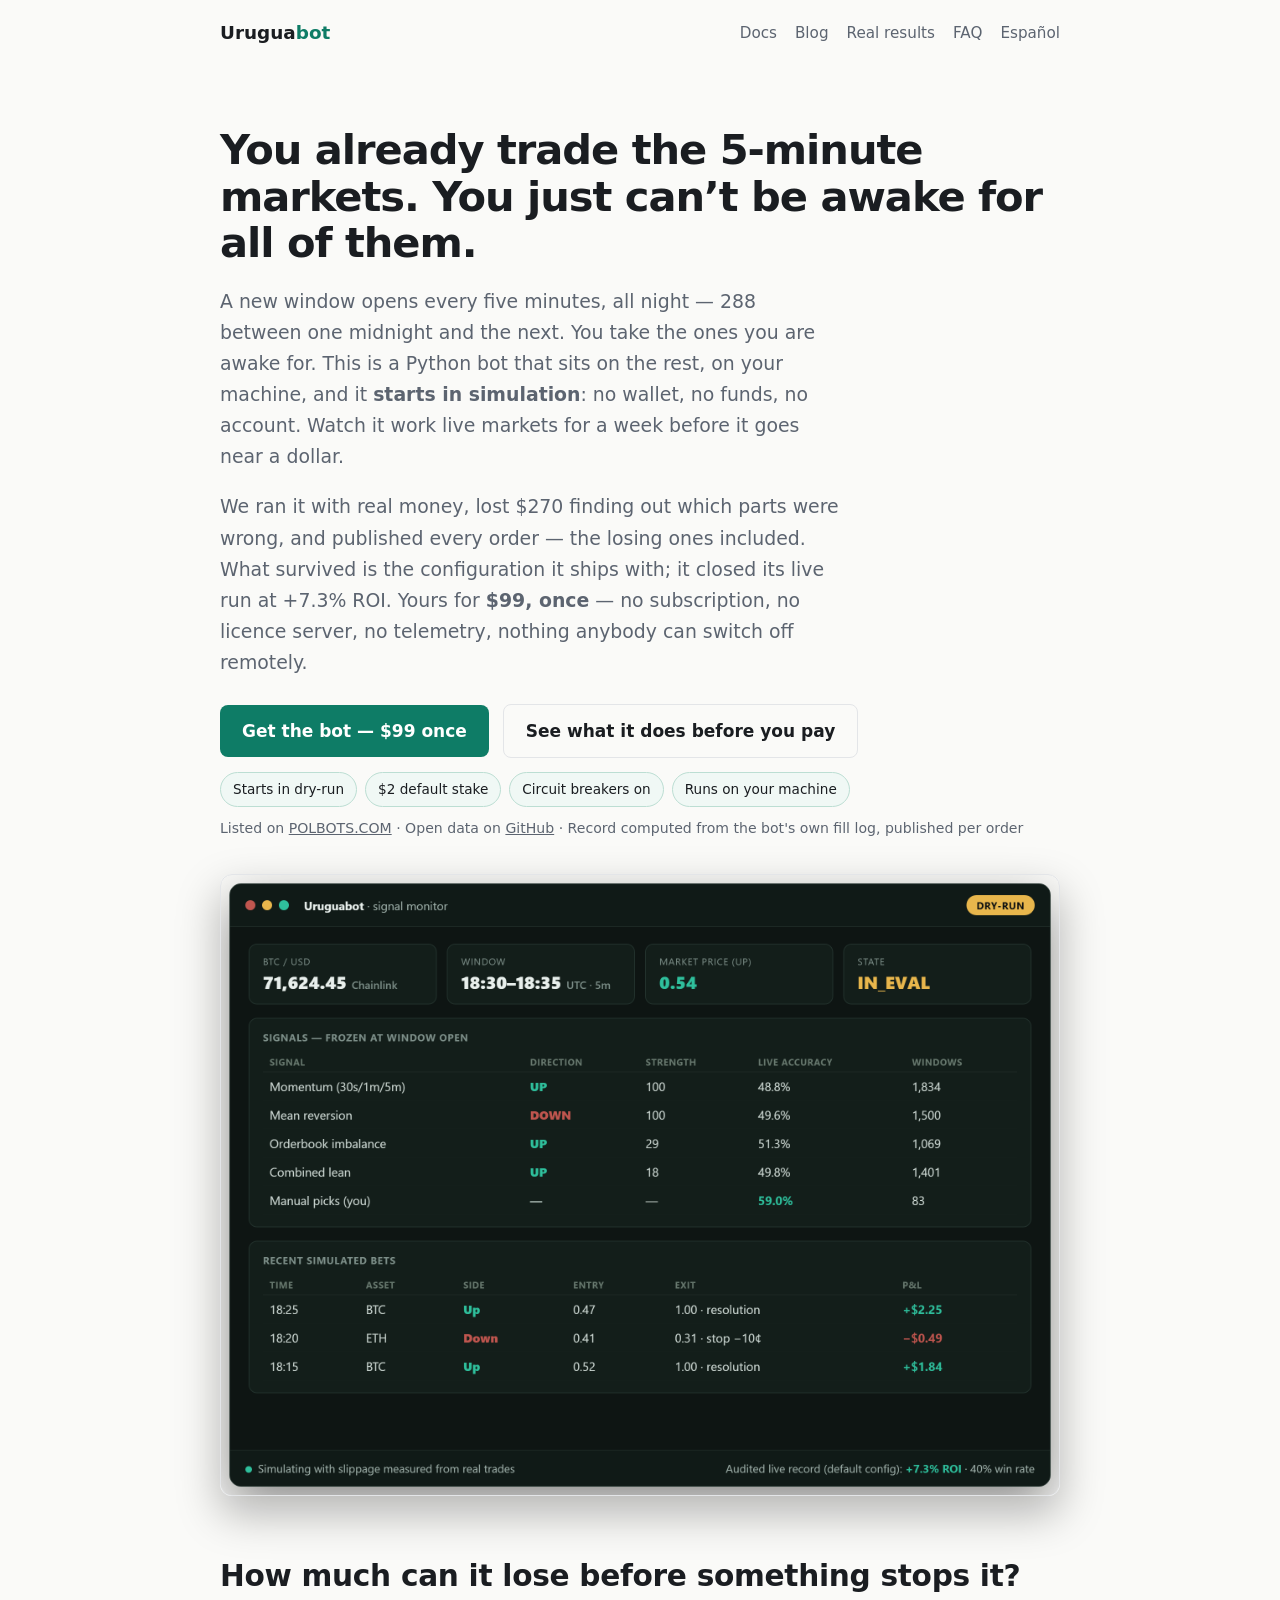
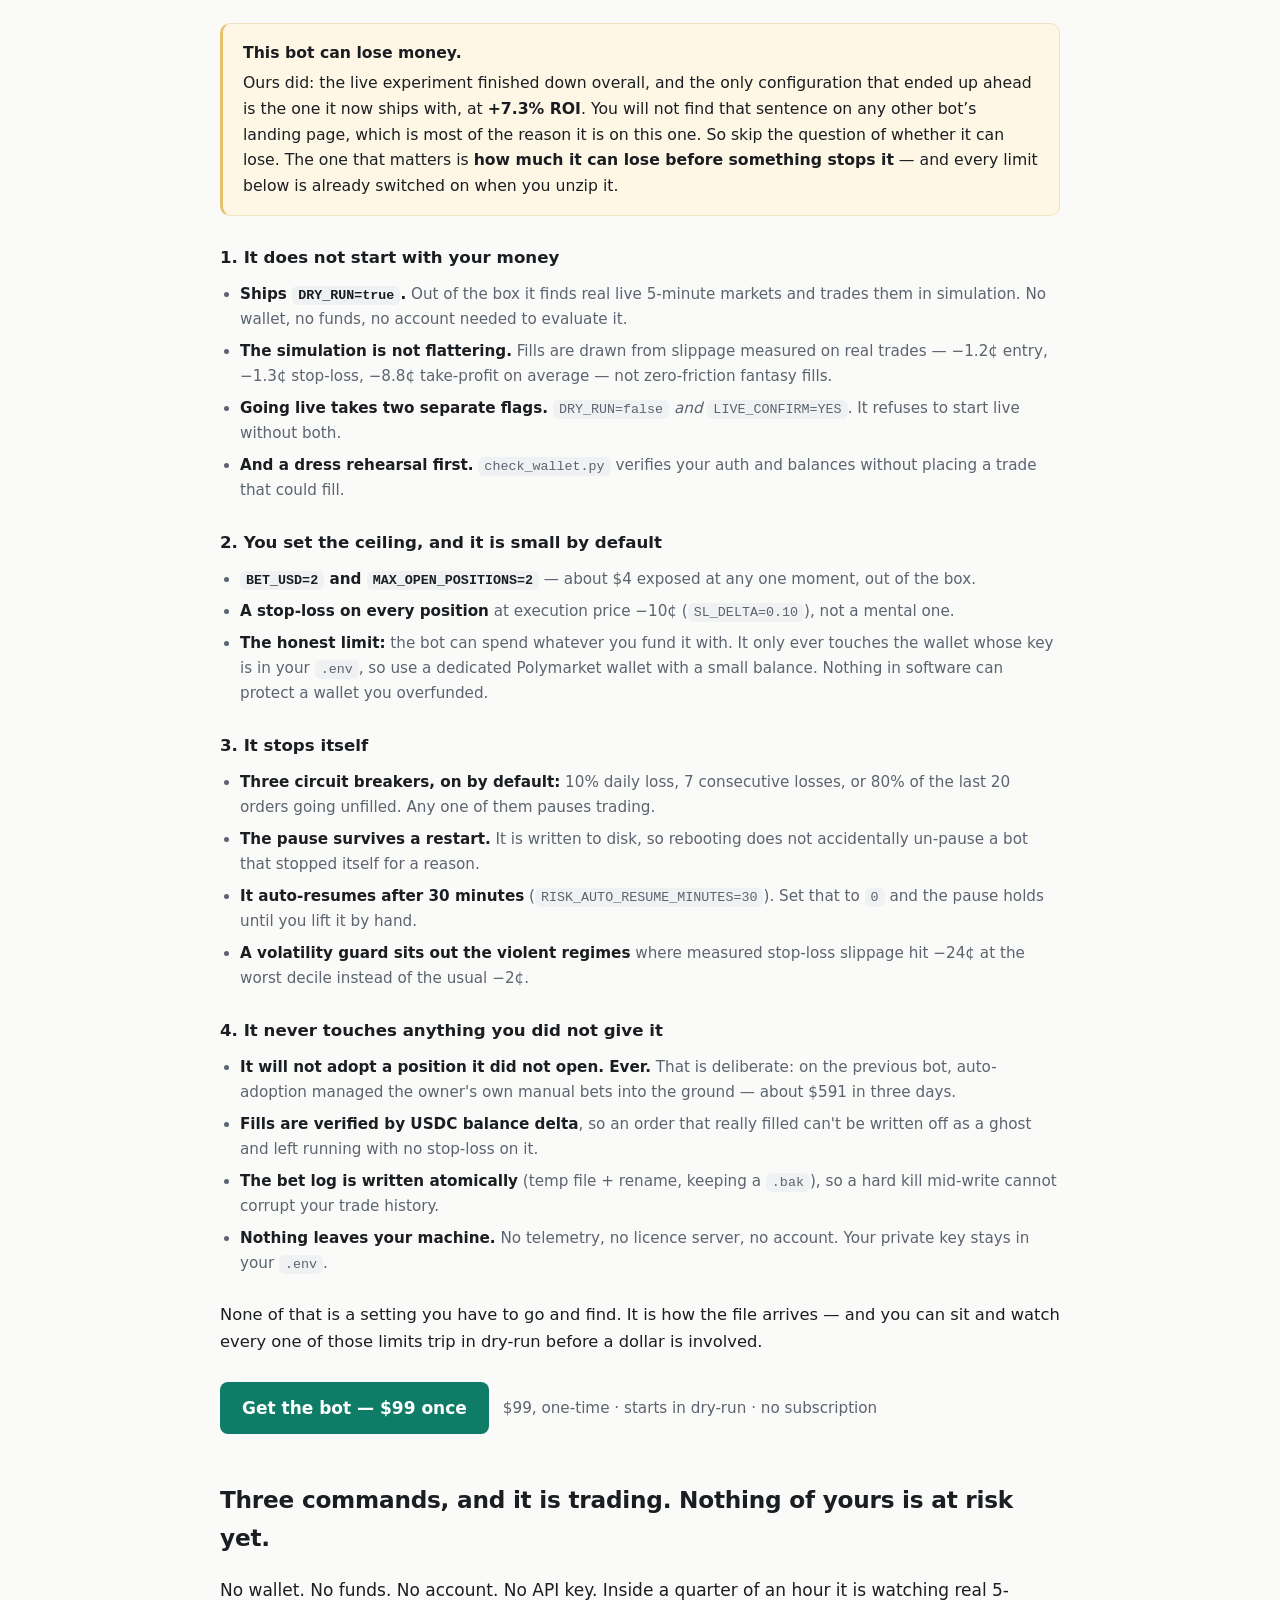
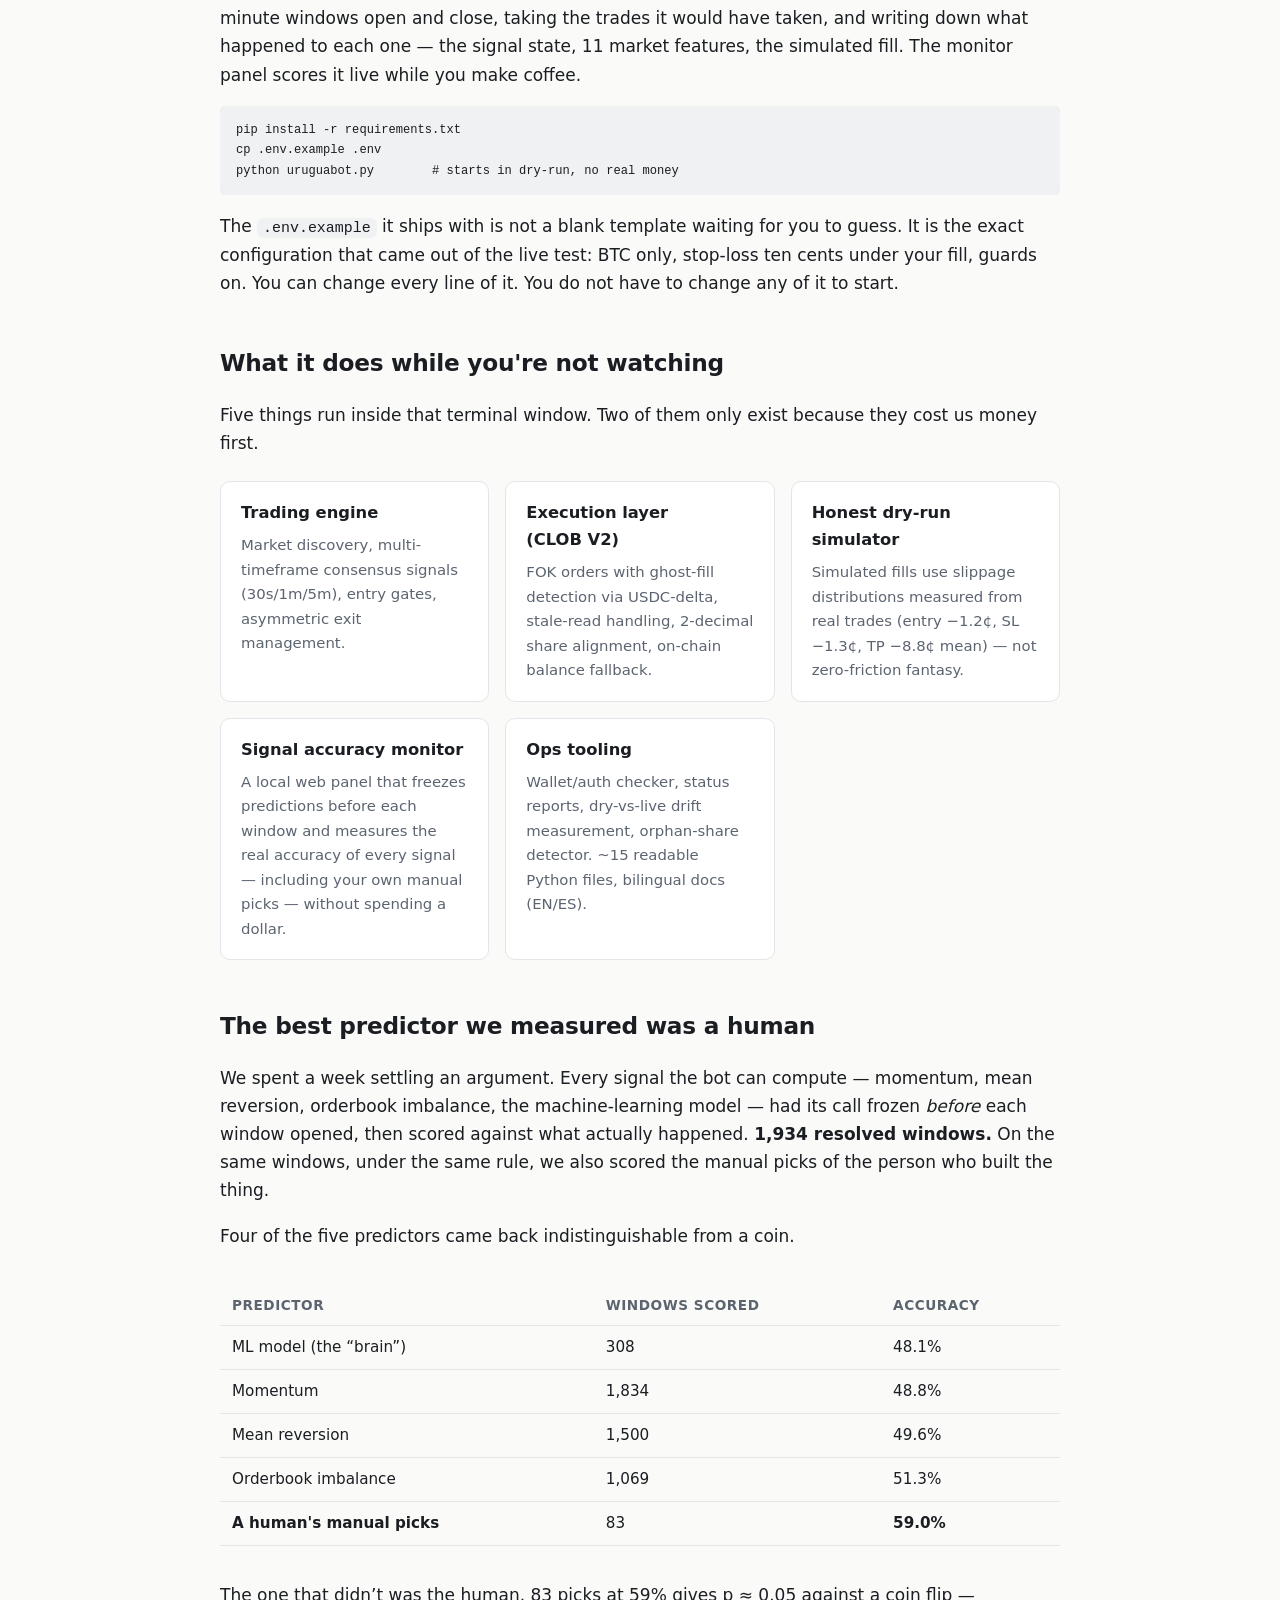
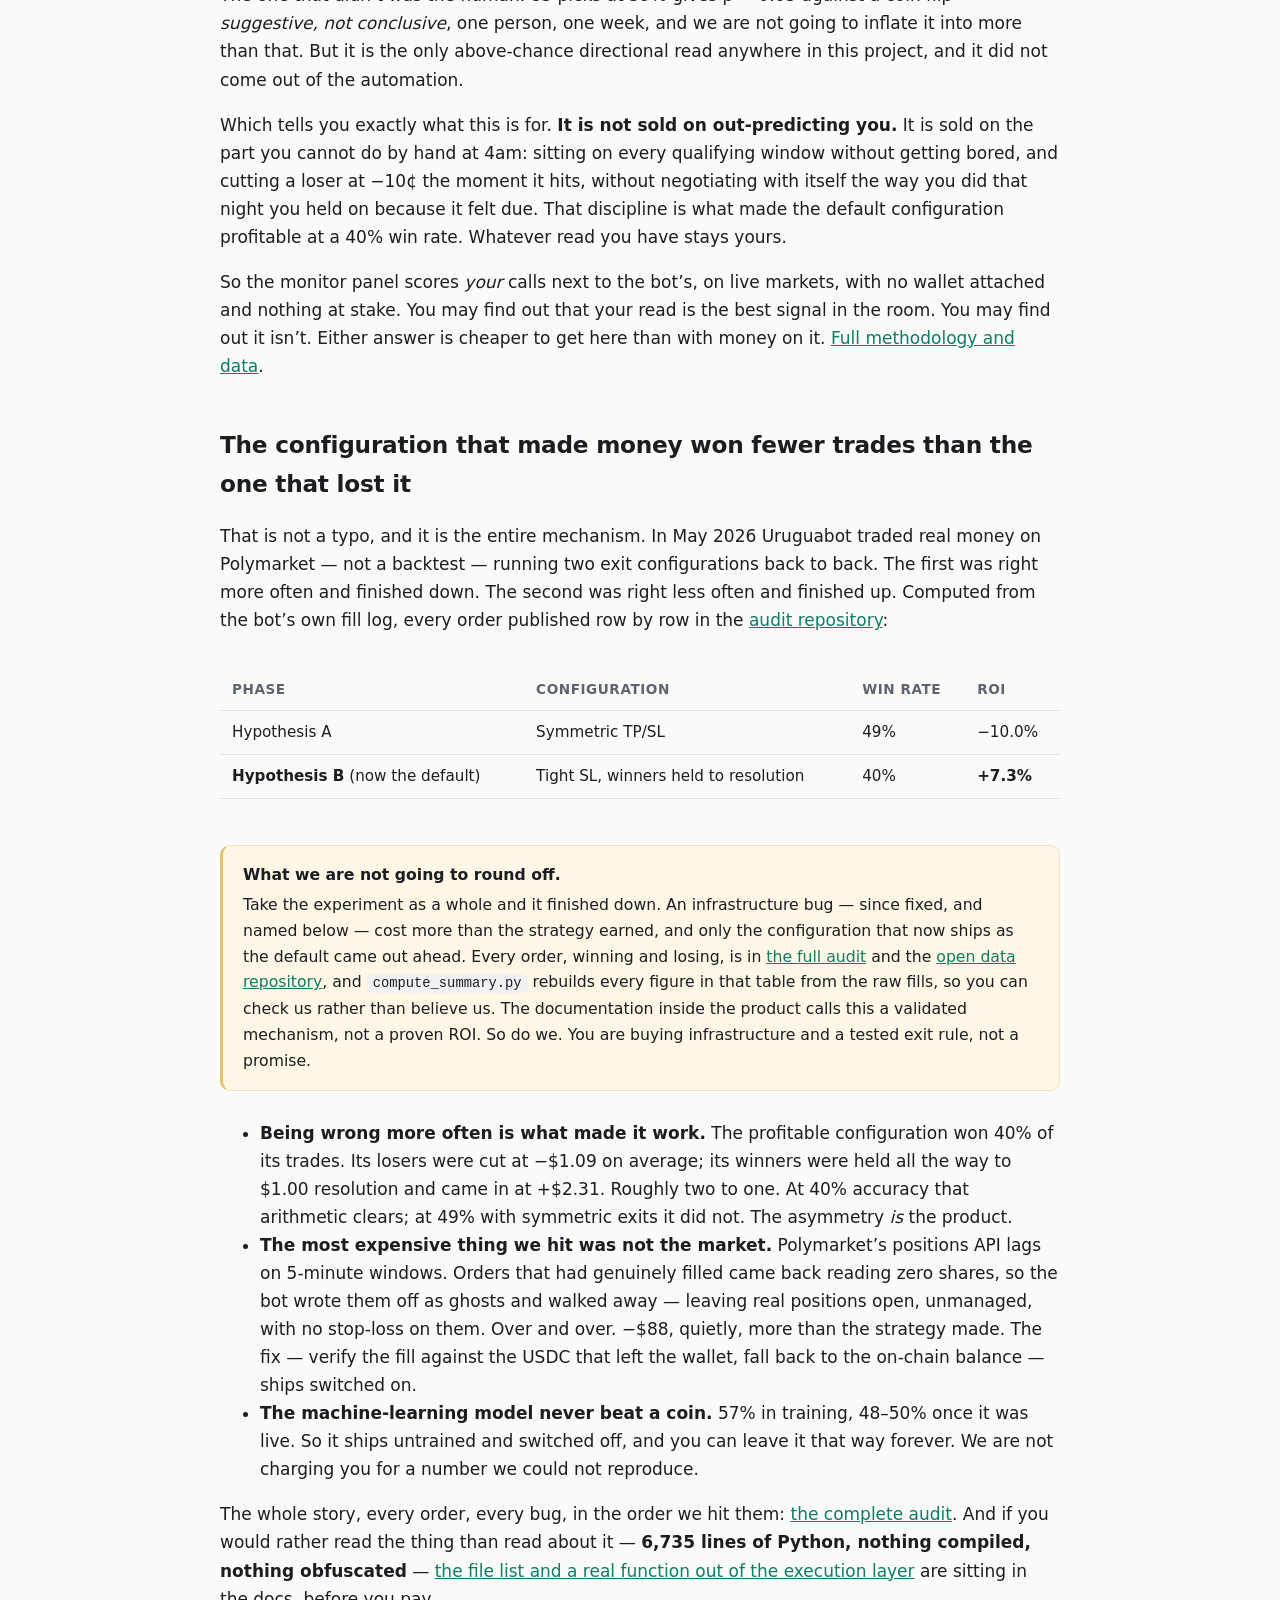
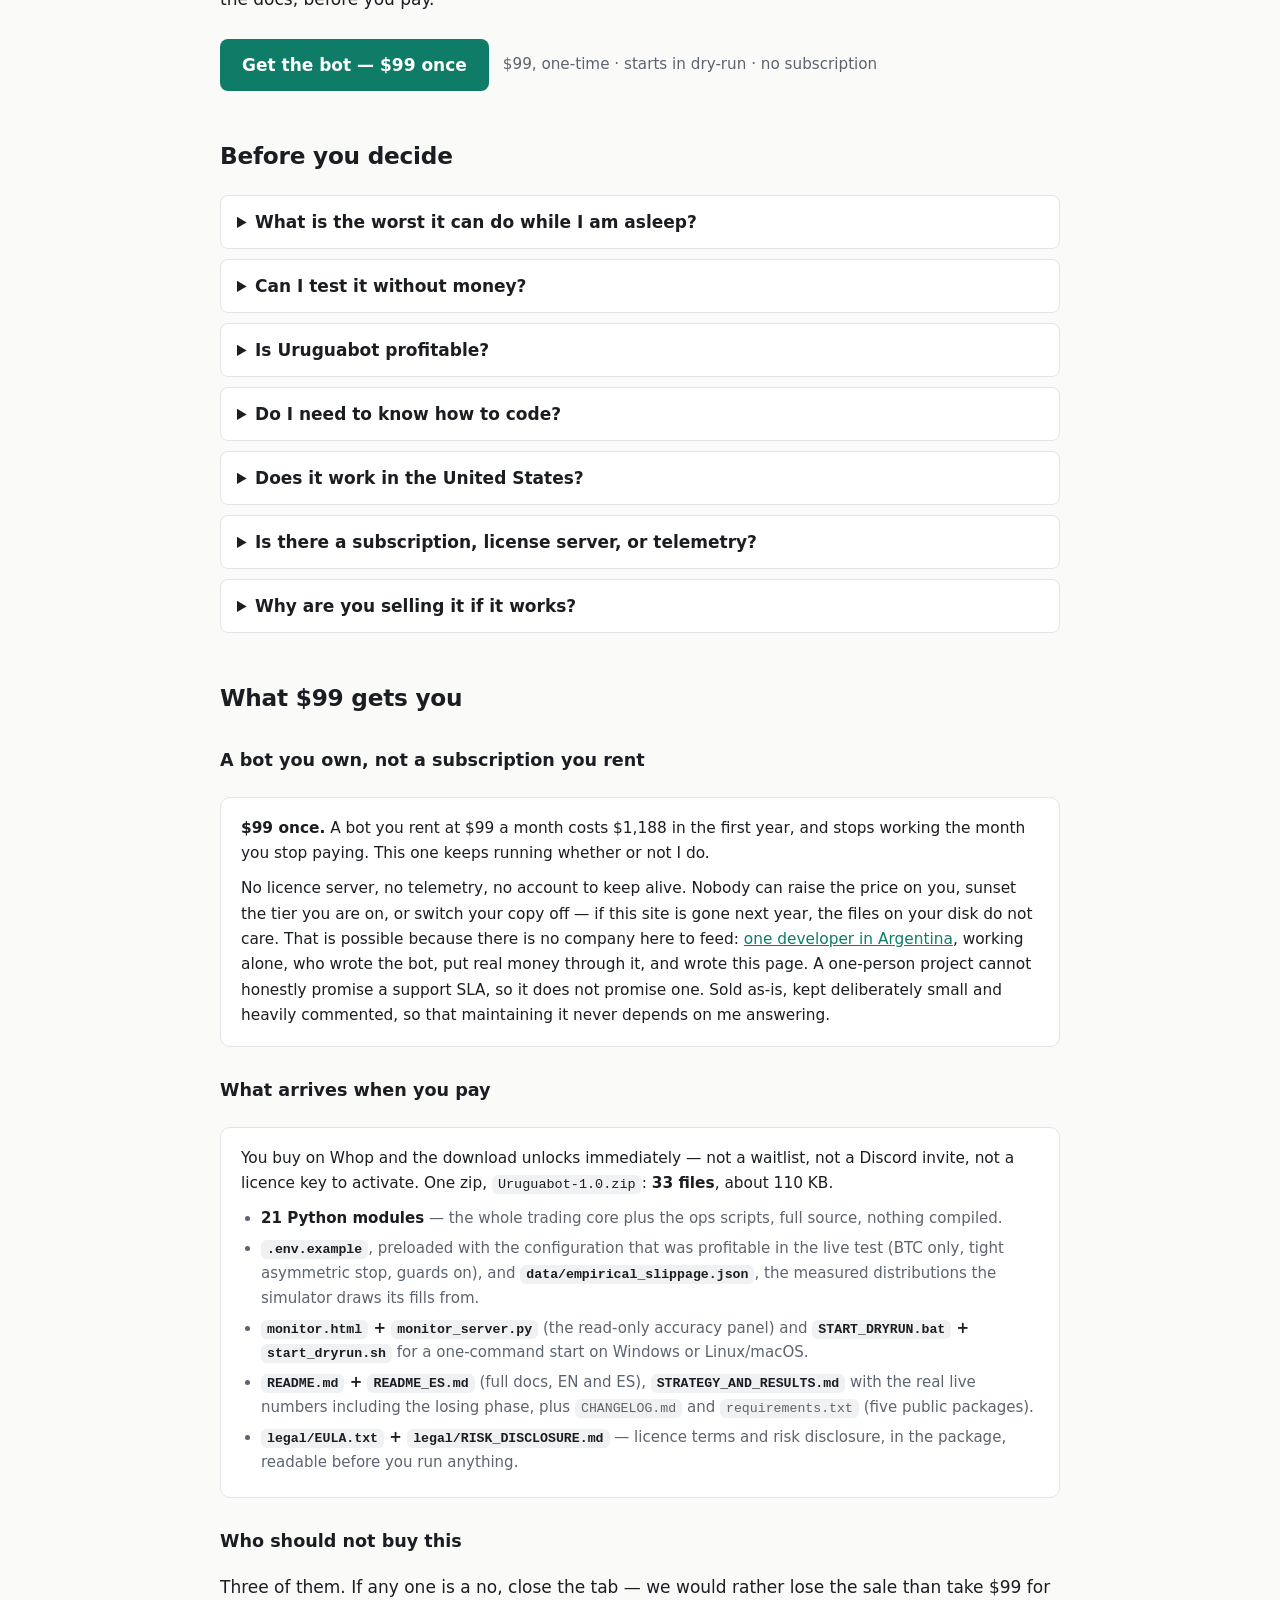
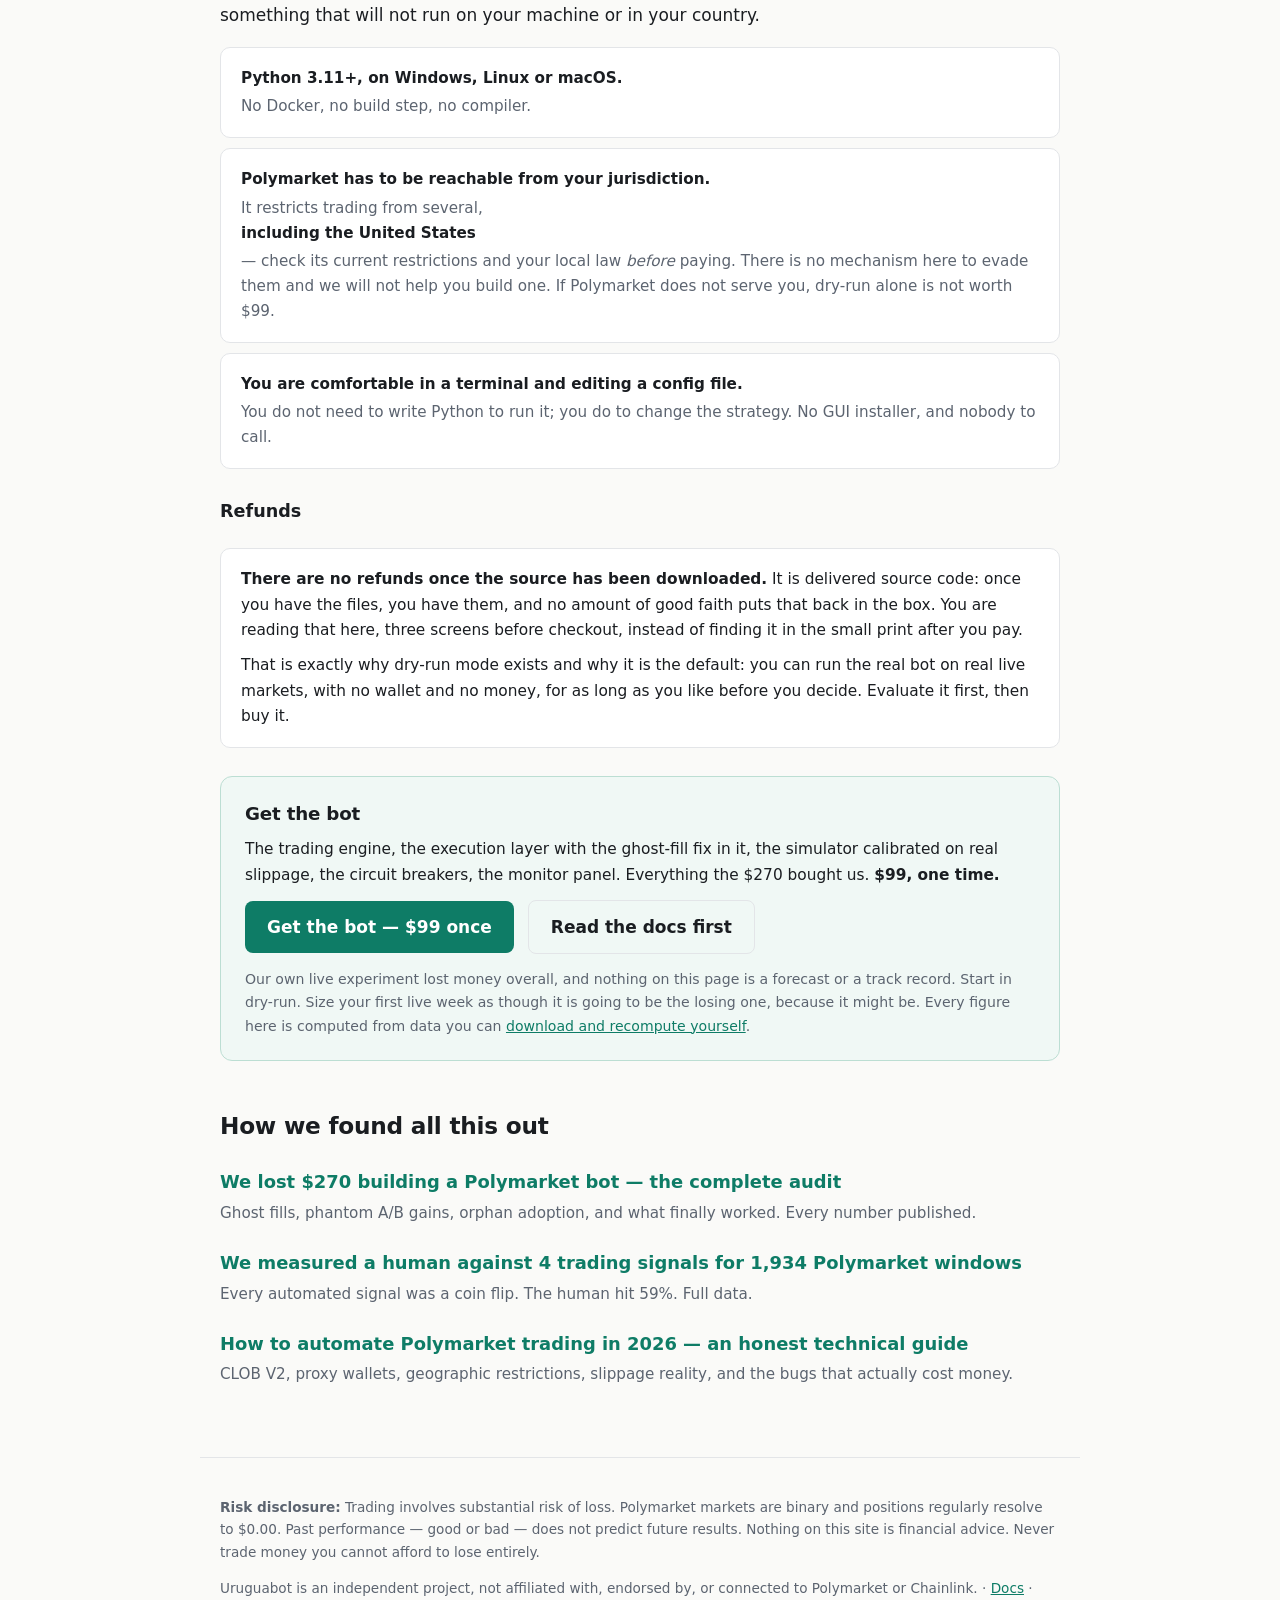
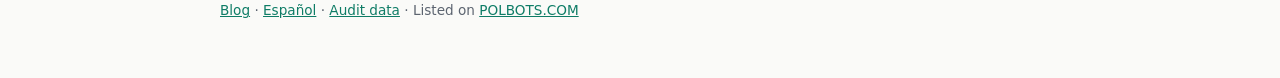
<file: index.html>
<!DOCTYPE html>
<html lang="en">
<head>
<meta charset="utf-8">
<meta name="viewport" content="width=device-width, initial-scale=1">
<title>Uruguabot — Your Own Polymarket Trading Bot, Running 24/7 (Full Source, $99)</title>
<meta name="description" content="We ran a Polymarket bot with real money, lost $270, and published every order. This is what came out of it: a Python bot for the 5-minute crypto markets that runs on your machine, starts in simulation, and costs $99 once. The default config closed its live run at +7.3% ROI.">
<link rel="canonical" href="https://uruguabot.com/">
<link rel="alternate" hreflang="en" href="https://uruguabot.com/">
<link rel="alternate" hreflang="es" href="https://uruguabot.com/es/">
<link rel="alternate" hreflang="x-default" href="https://uruguabot.com/">
<link rel="stylesheet" href="/style.css">
<meta property="og:type" content="website">
<meta property="og:title" content="Uruguabot — Your Own Polymarket Bot, Running 24/7">
<meta property="og:description" content="We lost $270 finding out which parts were wrong, then published every order. The configuration that survived ships as the default and closed its live run at +7.3% ROI. Yours for $99, once — it starts in simulation.">
<meta property="og:url" content="https://uruguabot.com/">
<meta property="og:image" content="https://uruguabot.com/assets/uruguabot-banner.png">
<meta property="og:image:width" content="1280">
<meta property="og:image:height" content="720">
<meta name="twitter:card" content="summary_large_image">
<meta name="twitter:image" content="https://uruguabot.com/assets/uruguabot-banner.png">
<script type="application/ld+json">
{
  "@context": "https://schema.org",
  "@type": [
    "SoftwareApplication",
    "Product"
  ],
  "name": "Uruguabot",
  "applicationCategory": "FinanceApplication",
  "operatingSystem": "Windows, Linux, macOS",
  "description": "Python trading bot for Polymarket 5-minute crypto Up/Down markets that runs 24/7 on your own machine. Installed in 15 minutes, ships in dry-run mode by default, with circuit breakers and a $2 default stake. Tested with real money and its complete record published, losses included. Sold as full source code for a one-time price of 99 USD, with no subscription and no refunds after download.",
  "url": "https://uruguabot.com/",
  "offers": {
    "@type": "Offer",
    "price": "99",
    "priceCurrency": "USD",
    "availability": "https://schema.org/InStock",
    "url": "https://whop.com/uruguabot/uruguabot-full-source-code",
    "hasMerchantReturnPolicy": {
      "@type": "MerchantReturnPolicy",
      "applicableCountry": "US",
      "returnPolicyCategory": "https://schema.org/MerchantReturnNotPermitted",
      "merchantReturnLink": "https://uruguabot.com/#get-it"
    }
  }
}
</script>
<script type="application/ld+json">
{
  "@context": "https://schema.org",
  "@type": "FAQPage",
  "mainEntity": [
    {
      "@type": "Question",
      "name": "What is the worst it can do while I am asleep?",
      "acceptedAnswer": {
        "@type": "Answer",
        "text": "With the shipped defaults it opens at most two positions of $2 each, each with a stop-loss at execution price minus 10 cents. If the day's losses reach 10%, or seven trades lose in a row, or 80% of the last 20 orders fail to fill, it pauses itself, and that pause is written to disk so restarting the machine does not clear it. It auto-resumes after 30 minutes by default, or holds the pause indefinitely if you set RISK_AUTO_RESUME_MINUTES=0. The real ceiling is that it can spend whatever is in the wallet whose private key you put in the .env file, so a dedicated wallet with a small balance is the documented setup."
      }
    },
    {
      "@type": "Question",
      "name": "Can it trade with fake money first?",
      "acceptedAnswer": {
        "@type": "Answer",
        "text": "Yes — the bot starts in dry-run mode by default: it discovers real live markets and simulates fills using slippage distributions measured from real trades. Live trading requires deliberately setting two separate flags, and risk circuit breakers are enabled by default."
      }
    },
    {
      "@type": "Question",
      "name": "Is Uruguabot profitable?",
      "acceptedAnswer": {
        "@type": "Answer",
        "text": "Honestly: our fully-automated live test (May 2026) was a net loss overall. One configuration — asymmetric exits with a tight stop-loss, shipped as the default — was profitable (+7.3% ROI at a 40% win rate), which the shipped documentation calls a validated mechanism rather than a proven ROI; no future performance is promised. You are buying trading infrastructure and documented lessons, not guaranteed profits."
      }
    },
    {
      "@type": "Question",
      "name": "Do I need to know how to code?",
      "acceptedAnswer": {
        "@type": "Answer",
        "text": "You need to be comfortable running commands in a terminal and editing a configuration file. Installation is: pip install -r requirements.txt, copy the example config, run one Python script. Modifying the strategy requires Python knowledge."
      }
    },
    {
      "@type": "Question",
      "name": "Does it work in the United States?",
      "acceptedAnswer": {
        "@type": "Answer",
        "text": "Polymarket restricts trading from several jurisdictions, including the United States. You are responsible for checking Polymarket's current geographic restrictions and the laws of your jurisdiction before using the software. Uruguabot does not include any mechanism to evade geographic restrictions."
      }
    },
    {
      "@type": "Question",
      "name": "Is there a subscription or ongoing fee?",
      "acceptedAnswer": {
        "@type": "Answer",
        "text": "No. Uruguabot is a one-time purchase of the full source code. There is no subscription, no license server, no telemetry, and no dependency on our servers. It is sold as-is, with no support or update obligation — the code is small and readable so you can maintain it yourself."
      }
    },
    {
      "@type": "Question",
      "name": "How much does it cost, and are there refunds?",
      "acceptedAnswer": {
        "@type": "Answer",
        "text": "Uruguabot costs 99 US dollars as a one-time purchase of the full source code. There is no subscription. There are no refunds once the source has been downloaded, because it is delivered source code; this is stated on the landing page rather than only at checkout. Dry-run mode is the default and needs no wallet or funds, so the software can be evaluated on real live markets before purchase."
      }
    },
    {
      "@type": "Question",
      "name": "Why are you selling it if it works?",
      "acceptedAnswer": {
        "@type": "Answer",
        "text": "Because the honest answer to \"does it work?\" is \"the mechanism is validated, but the edge is thin\". The live experiment was a net loss overall; the configuration that ships as the default was profitable at +7.3% ROI. That is a validated mechanism, not a proven ROI. We would rather sell the infrastructure openly than pretend otherwise."
      }
    }
  ]
}
</script>
<!-- Google tag (gtag.js) -->
<script async src="https://www.googletagmanager.com/gtag/js?id=G-V3J7Y0H3YW"></script>
<script>
  window.dataLayer = window.dataLayer || [];
  function gtag(){dataLayer.push(arguments);}
  gtag('js', new Date());
  gtag('config', 'G-V3J7Y0H3YW');
</script>
</head>
<body>
<header class="site">
  <a class="logo" href="/">Urugua<span>bot</span></a>
  <nav>
    <a href="/docs.html">Docs</a>
    <a href="/blog/">Blog</a>
    <a href="/#results">Real results</a>
    <a href="/#faq">FAQ</a>
    <a href="/es/">Español</a>
  </nav>
</header>
<main>
  <section class="hero">
    <h1>You already trade the 5-minute markets. You just can&rsquo;t be awake for all of them.</h1>
    <p class="lead">A new window opens every five minutes, all night &mdash; 288 between one midnight and the next. You take the ones you are awake for. This is a Python bot that sits on the rest, on your machine, and it <strong>starts in simulation</strong>: no wallet, no funds, no account. Watch it work live markets for a week before it goes near a dollar.</p>
    <p class="lead">We ran it with real money, lost $270 finding out which parts were wrong, and published every order &mdash; the losing ones included. What survived is the configuration it ships with; it closed its live run at +7.3% ROI. Yours for <strong>$99, once</strong> &mdash; no subscription, no licence server, no telemetry, nothing anybody can switch off remotely.</p>
    <div class="cta-row">
      <a class="btn" href="https://whop.com/uruguabot/uruguabot-full-source-code?utm_source=uruguabot&amp;utm_content=hero" rel="noopener" onclick="if(typeof gtag==='function'){gtag('event','checkout_click',{cta_location:'hero'});}" data-goatcounter-click="checkout-hero">Get the bot &mdash; $99 once</a>
      <a class="btn secondary" href="#safety">See what it does before you pay</a>
    </div>
    <ul class="chips">
      <li>Starts in dry-run</li>
      <li>$2 default stake</li>
      <li>Circuit breakers on</li>
      <li>Runs on your machine</li>
    </ul>
    <p class="trust">Listed on <a href="https://polbots.com/bot/uruguabot" rel="noopener">POLBOTS.COM</a> &middot; Open data on <a href="https://github.com/Emi-db/polymarket-bot-audit" rel="noopener">GitHub</a> &middot; Record computed from the bot's own fill log, published per order</p>
    <div class="hero-visual">
      <img src="/assets/hero-monitor.png" alt="The Uruguabot signal monitor running in dry-run mode: live signals with measured accuracy, simulated bets, and the audited +7.3% ROI record" width="2000" height="1480">
    </div>
  </section>

  <section id="safety">
    <h2>How much can it lose before something stops it?</h2>
    <div class="honest">
      <strong>This bot can lose money.</strong> Ours did: the live experiment finished down overall, and the only configuration that ended up ahead is the one it now ships with, at <strong>+7.3% ROI</strong>. You will not find that sentence on any other bot&rsquo;s landing page, which is most of the reason it is on this one. So skip the question of whether it can lose. The one that matters is <strong>how much it can lose before something stops it</strong> &mdash; and every limit below is already switched on when you unzip it.
    </div>

    <div class="safety-group">
      <h3>1. It does not start with your money</h3>
      <ul>
        <li><strong>Ships <code>DRY_RUN=true</code>.</strong> Out of the box it finds real live 5-minute markets and trades them in simulation. No wallet, no funds, no account needed to evaluate it.</li>
        <li><strong>The simulation is not flattering.</strong> Fills are drawn from slippage measured on real trades &mdash; &minus;1.2&cent; entry, &minus;1.3&cent; stop-loss, &minus;8.8&cent; take-profit on average &mdash; not zero-friction fantasy fills.</li>
        <li><strong>Going live takes two separate flags.</strong> <code>DRY_RUN=false</code> <em>and</em> <code>LIVE_CONFIRM=YES</code>. It refuses to start live without both.</li>
        <li><strong>And a dress rehearsal first.</strong> <code>check_wallet.py</code> verifies your auth and balances without placing a trade that could fill.</li>
      </ul>
    </div>

    <div class="safety-group">
      <h3>2. You set the ceiling, and it is small by default</h3>
      <ul>
        <li><strong><code>BET_USD=2</code> and <code>MAX_OPEN_POSITIONS=2</code></strong> &mdash; about $4 exposed at any one moment, out of the box.</li>
        <li><strong>A stop-loss on every position</strong> at execution price &minus;10&cent; (<code>SL_DELTA=0.10</code>), not a mental one.</li>
        <li><strong>The honest limit:</strong> the bot can spend whatever you fund it with. It only ever touches the wallet whose key is in your <code>.env</code>, so use a dedicated Polymarket wallet with a small balance. Nothing in software can protect a wallet you overfunded.</li>
      </ul>
    </div>

    <div class="safety-group">
      <h3>3. It stops itself</h3>
      <ul>
        <li><strong>Three circuit breakers, on by default:</strong> 10% daily loss, 7 consecutive losses, or 80% of the last 20 orders going unfilled. Any one of them pauses trading.</li>
        <li><strong>The pause survives a restart.</strong> It is written to disk, so rebooting does not accidentally un-pause a bot that stopped itself for a reason.</li>
        <li><strong>It auto-resumes after 30 minutes</strong> (<code>RISK_AUTO_RESUME_MINUTES=30</code>). Set that to <code>0</code> and the pause holds until you lift it by hand.</li>
        <li><strong>A volatility guard sits out the violent regimes</strong> where measured stop-loss slippage hit &minus;24&cent; at the worst decile instead of the usual &minus;2&cent;.</li>
      </ul>
    </div>

    <div class="safety-group">
      <h3>4. It never touches anything you did not give it</h3>
      <ul>
        <li><strong>It will not adopt a position it did not open. Ever.</strong> That is deliberate: on the previous bot, auto-adoption managed the owner's own manual bets into the ground &mdash; about $591 in three days.</li>
        <li><strong>Fills are verified by USDC balance delta</strong>, so an order that really filled can't be written off as a ghost and left running with no stop-loss on it.</li>
        <li><strong>The bet log is written atomically</strong> (temp file + rename, keeping a <code>.bak</code>), so a hard kill mid-write cannot corrupt your trade history.</li>
        <li><strong>Nothing leaves your machine.</strong> No telemetry, no licence server, no account. Your private key stays in your <code>.env</code>.</li>
      </ul>
    </div>

    <p class="safety-close">None of that is a setting you have to go and find. It is how the file arrives &mdash; and you can sit and watch every one of those limits trip in dry-run before a dollar is involved.</p>
    <div class="cta-row">
      <a class="btn" href="https://whop.com/uruguabot/uruguabot-full-source-code?utm_source=uruguabot&amp;utm_content=safety_footer" rel="noopener" onclick="if(typeof gtag==='function'){gtag('event','checkout_click',{cta_location:'safety_footer'});}" data-goatcounter-click="checkout-safety_footer">Get the bot &mdash; $99 once</a>
      <span class="price">$99, one-time &middot; starts in dry-run &middot; no subscription</span>
    </div>
  </section>

  <section>
    <h2>Three commands, and it is trading. Nothing of yours is at risk yet.</h2>
    <p>No wallet. No funds. No account. No API key. Inside a quarter of an hour it is watching real 5-minute windows open and close, taking the trades it would have taken, and writing down what happened to each one &mdash; the signal state, 11 market features, the simulated fill. The monitor panel scores it live while you make coffee.</p>
    <pre><code>pip install -r requirements.txt
cp .env.example .env
python uruguabot.py        # starts in dry-run, no real money</code></pre>
    <p>The <code>.env.example</code> it ships with is not a blank template waiting for you to guess. It is the exact configuration that came out of the live test: BTC only, stop-loss ten cents under your fill, guards on. You can change every line of it. You do not have to change any of it to start.</p>
  </section>

  <section>
    <h2>What it does while you're not watching</h2>
    <p>Five things run inside that terminal window. Two of them only exist because they cost us money first.</p>
    <div class="grid">
      <div class="card"><h3>Trading engine</h3><p>Market discovery, multi-timeframe consensus signals (30s/1m/5m), entry gates, asymmetric exit management.</p></div>
      <div class="card"><h3>Execution layer (CLOB&nbsp;V2)</h3><p>FOK orders with ghost-fill detection via USDC-delta, stale-read handling, 2-decimal share alignment, on-chain balance fallback.</p></div>
      <div class="card"><h3>Honest dry-run simulator</h3><p>Simulated fills use slippage distributions measured from real trades (entry &minus;1.2&cent;, SL &minus;1.3&cent;, TP &minus;8.8&cent; mean) &mdash; not zero-friction fantasy.</p></div>
      <div class="card"><h3>Signal accuracy monitor</h3><p>A local web panel that freezes predictions before each window and measures the real accuracy of every signal &mdash; including your own manual picks &mdash; without spending a dollar.</p></div>
      <div class="card"><h3>Ops tooling</h3><p>Wallet/auth checker, status reports, dry-vs-live drift measurement, orphan-share detector. ~15 readable Python files, bilingual docs (EN/ES).</p></div>
    </div>
  </section>

  <section id="prediction">
    <h2>The best predictor we measured was a human</h2>
    <p>We spent a week settling an argument. Every signal the bot can compute &mdash; momentum, mean reversion, orderbook imbalance, the machine-learning model &mdash; had its call frozen <em>before</em> each window opened, then scored against what actually happened. <strong>1,934 resolved windows.</strong> On the same windows, under the same rule, we also scored the manual picks of the person who built the thing.</p>
    <p>Four of the five predictors came back indistinguishable from a coin.</p>
    <div class="tablewrap">
    <table>
      <tr><th>Predictor</th><th>Windows scored</th><th>Accuracy</th></tr>
      <tr><td>ML model (the &ldquo;brain&rdquo;)</td><td>308</td><td>48.1%</td></tr>
      <tr><td>Momentum</td><td>1,834</td><td>48.8%</td></tr>
      <tr><td>Mean reversion</td><td>1,500</td><td>49.6%</td></tr>
      <tr><td>Orderbook imbalance</td><td>1,069</td><td>51.3%</td></tr>
      <tr><td><strong>A human's manual picks</strong></td><td>83</td><td><strong>59.0%</strong></td></tr>
    </table>
    </div>
    <p>The one that didn&rsquo;t was the human. 83 picks at 59% gives p&nbsp;&asymp;&nbsp;0.05 against a coin flip &mdash; <em>suggestive, not conclusive</em>, one person, one week, and we are not going to inflate it into more than that. But it is the only above-chance directional read anywhere in this project, and it did not come out of the automation.</p>
    <p>Which tells you exactly what this is for. <strong>It is not sold on out-predicting you.</strong> It is sold on the part you cannot do by hand at 4am: sitting on every qualifying window without getting bored, and cutting a loser at &minus;10&cent; the moment it hits, without negotiating with itself the way you did that night you held on because it felt due. That discipline is what made the default configuration profitable at a 40% win rate. Whatever read you have stays yours.</p>
    <p>So the monitor panel scores <em>your</em> calls next to the bot&rsquo;s, on live markets, with no wallet attached and nothing at stake. You may find out that your read is the best signal in the room. You may find out it isn&rsquo;t. Either answer is cheaper to get here than with money on it. <a href="/blog/human-vs-bot-polymarket-accuracy.html">Full methodology and data</a>.</p>
  </section>

  <section id="results">
    <h2>The configuration that made money won fewer trades than the one that lost it</h2>

    <!-- TODO(owner): this page used to say the record was "verified against the exchange's own trade
         history export". It has been downgraded to what the published data actually supports, because
         the audit repo contains no reconciliation artifact - compute_summary.py reads the bot's own
         fill log (live_trades_uruguabot.csv), which is telemetry, not an exchange file. On a page whose
         central story is a ghost-fill bug where the bot's accounting disagreed with reality by $95,
         "the log says X" and "the exchange confirms X" are exactly the distinction that matters.
         Two ways to make the stronger claim honestly, if you want it back:
           (a) BEST - publish the reconciliation (or a table derived from it) to the audit repository
               and link it here. That turns this from a liability into another checkable item.
           (c) If you did reconcile it by hand but cannot publish the file, say precisely that and why,
               e.g. "Reconciled by hand against the exchange's trade history; the export is not
               published because it carries wallet identifiers." A stated reason for not publishing
               is itself credible, and matches this page's voice.
         Do not restore the original wording without doing (a) or (c). -->
    <p>That is not a typo, and it is the entire mechanism. In May 2026 Uruguabot traded real money on Polymarket &mdash; not a backtest &mdash; running two exit configurations back to back. The first was right more often and finished down. The second was right less often and finished up. Computed from the bot&rsquo;s own fill log, every order published row by row in the <a href="https://github.com/Emi-db/polymarket-bot-audit" rel="noopener">audit repository</a>:</p>
    <div class="tablewrap">
    <table>
      <tr><th>Phase</th><th class="col-cfg">Configuration</th><th>Win rate</th><th>ROI</th></tr>
      <tr><td>Hypothesis A<span class="cfg-inline">Symmetric TP/SL</span></td><td class="col-cfg">Symmetric TP/SL</td><td>49%</td><td>−10.0%</td></tr>
      <tr><td><strong>Hypothesis B</strong> (now the default)<span class="cfg-inline">Tight SL, winners held to resolution</span></td><td class="col-cfg">Tight SL, winners held to resolution</td><td>40%</td><td><strong>+7.3%</strong></td></tr>
    </table>
    </div>
    <div class="honest">
      <strong>What we are not going to round off.</strong> Take the experiment as a whole and it finished down. An infrastructure bug &mdash; since fixed, and named below &mdash; cost more than the strategy earned, and only the configuration that now ships as the default came out ahead. Every order, winning and losing, is in <a href="/blog/we-lost-270-building-a-polymarket-bot.html">the full audit</a> and the <a href="https://github.com/Emi-db/polymarket-bot-audit" rel="noopener">open data repository</a>, and <code>compute_summary.py</code> rebuilds every figure in that table from the raw fills, so you can check us rather than believe us. The documentation inside the product calls this a validated mechanism, not a proven ROI. So do we. You are buying infrastructure and a tested exit rule, not a promise.
    </div>
    <ul>
      <li><strong>Being wrong more often is what made it work.</strong> The profitable configuration won 40% of its trades. Its losers were cut at &minus;$1.09 on average; its winners were held all the way to $1.00 resolution and came in at +$2.31. Roughly two to one. At 40% accuracy that arithmetic clears; at 49% with symmetric exits it did not. The asymmetry <em>is</em> the product.</li>
      <li><strong>The most expensive thing we hit was not the market.</strong> Polymarket&rsquo;s positions API lags on 5-minute windows. Orders that had genuinely filled came back reading zero shares, so the bot wrote them off as ghosts and walked away &mdash; leaving real positions open, unmanaged, with no stop-loss on them. Over and over. &minus;$88, quietly, more than the strategy made. The fix &mdash; verify the fill against the USDC that left the wallet, fall back to the on-chain balance &mdash; ships switched on.</li>
      <li><strong>The machine-learning model never beat a coin.</strong> 57% in training, 48&ndash;50% once it was live. So it ships untrained and switched off, and you can leave it that way forever. We are not charging you for a number we could not reproduce.</li>
    </ul>
    <p>The whole story, every order, every bug, in the order we hit them: <a href="/blog/we-lost-270-building-a-polymarket-bot.html">the complete audit</a>. And if you would rather read the thing than read about it &mdash; <strong>6,735 lines of Python, nothing compiled, nothing obfuscated</strong> &mdash; <a href="/docs.html#source">the file list and a real function out of the execution layer</a> are sitting in the docs, before you pay.</p>
    <div class="cta-row">
      <a class="btn" href="https://whop.com/uruguabot/uruguabot-full-source-code?utm_source=uruguabot&amp;utm_content=results_footer" rel="noopener" onclick="if(typeof gtag==='function'){gtag('event','checkout_click',{cta_location:'results_footer'});}" data-goatcounter-click="checkout-results_footer">Get the bot &mdash; $99 once</a>
      <span class="price">$99, one-time &middot; starts in dry-run &middot; no subscription</span>
    </div>
  </section>

  <section id="faq">
    <h2>Before you decide</h2>
    <details><summary>What is the worst it can do while I am asleep?</summary><p>With the shipped defaults: open at most two positions of $2 each, each with a stop-loss at execution &minus;10&cent;. If the day's losses reach 10%, or seven trades lose in a row, or 80% of the last 20 orders fail to fill, it pauses itself &mdash; and that pause is written to disk, so restarting the machine does not clear it. The real ceiling, stated plainly: it can spend whatever is in the wallet whose key you put in <code>.env</code>. Use a dedicated wallet, funded small.</p></details>
    <details><summary>Can I test it without money?</summary><p>Yes — dry-run is the default mode, with fills simulated using empirically measured slippage. The monitor panel also measures signal accuracy in real time without trading.</p></details>
    <details><summary>Is Uruguabot profitable?</summary><p>Taken as a whole, no: our fully-automated live test was a net loss overall. One configuration — the one that ships as the default — was profitable, at +7.3% ROI on a 40% win rate. The documentation inside the product calls that a validated mechanism, not a proven ROI, and we are not going to describe it any better than its own docs do. No future performance is promised. You are buying infrastructure and the lessons that were expensive to learn, not guaranteed profits.</p></details>
    <details><summary>Do I need to know how to code?</summary><p>You need to be comfortable with a terminal and editing a config file. Install is three commands. Modifying the strategy requires Python.</p></details>
    <details><summary>Does it work in the United States?</summary><p>Polymarket restricts trading from several jurisdictions including the US. Check Polymarket's current geographic restrictions and your local laws before buying. The bot includes no mechanism to evade geo-restrictions.</p></details>
    <details><summary>Is there a subscription, license server, or telemetry?</summary><p>No, no, and no. One-time purchase, full source, runs entirely on your machine. Sold as-is with no support obligation — the code is deliberately small so you can own it.</p></details>
    <details><summary>Why are you selling it if it works?</summary><p>Because the honest answer to "does it work?" is "the mechanism is validated, but the edge is thin" — and nobody raises a fund on that sentence. You sell tooling with it. A thin edge on $2 stakes is a hobby; the same code sold once to people who want to stop missing the 4am windows is a product. We would rather say that out loud than run a Discord and post green screenshots. The full reasoning is in <a href="/blog/we-lost-270-building-a-polymarket-bot.html">the audit article</a>.</p></details>
  </section>

  <section id="get-it">
    <h2>What $99 gets you</h2>

    <h3>A bot you own, not a subscription you rent</h3>
    <div class="seller">
      <p><strong>$99 once.</strong> A bot you rent at $99 a month costs $1,188 in the first year, and stops working the month you stop paying. This one keeps running whether or not I do.</p>
      <!-- TODO(owner): the competitor line below is staged but commented out. Re-verify the price on
           the day you publish and uncomment it only if it still checks out; delete it if it does not.
           Do not name or characterise the competitor beyond this factual sentence.
      <p>The closest comparable product sells for $499 (checked August 2026). It publishes no results at all.</p>
      -->
      <p>No licence server, no telemetry, no account to keep alive. Nobody can raise the price on you, sunset the tier you are on, or switch your copy off &mdash; if this site is gone next year, the files on your disk do not care. That is possible because there is no company here to feed: <a href="https://github.com/Emi-db" rel="noopener">one developer in Argentina</a>, working alone, who wrote the bot, put real money through it, and wrote this page. A one-person project cannot honestly promise a support SLA, so it does not promise one. Sold as-is, kept deliberately small and heavily commented, so that maintaining it never depends on me answering.</p>
    </div>

    <h3>What arrives when you pay</h3>
    <div class="seller">
      <p>You buy on Whop and the download unlocks immediately &mdash; not a waitlist, not a Discord invite, not a licence key to activate. One zip, <code>Uruguabot-1.0.zip</code>: <strong>33 files</strong>, about 110&nbsp;KB.</p>
      <ul>
        <li><strong>21 Python modules</strong> &mdash; the whole trading core plus the ops scripts, full source, nothing compiled.</li>
        <li><strong><code>.env.example</code></strong>, preloaded with the configuration that was profitable in the live test (BTC only, tight asymmetric stop, guards on), and <strong><code>data/empirical_slippage.json</code></strong>, the measured distributions the simulator draws its fills from.</li>
        <li><strong><code>monitor.html</code> + <code>monitor_server.py</code></strong> (the read-only accuracy panel) and <strong><code>START_DRYRUN.bat</code> + <code>start_dryrun.sh</code></strong> for a one-command start on Windows or Linux/macOS.</li>
        <li><strong><code>README.md</code> + <code>README_ES.md</code></strong> (full docs, EN and ES), <strong><code>STRATEGY_AND_RESULTS.md</code></strong> with the real live numbers including the losing phase, plus <code>CHANGELOG.md</code> and <code>requirements.txt</code> (five public packages).</li>
        <li><strong><code>legal/EULA.txt</code> + <code>legal/RISK_DISCLOSURE.md</code></strong> &mdash; licence terms and risk disclosure, in the package, readable before you run anything.</li>
      </ul>
    </div>

    <h3>Who should not buy this</h3>
    <p>Three of them. If any one is a no, close the tab &mdash; we would rather lose the sale than take $99 for something that will not run on your machine or in your country.</p>
    <ol class="checklist">
      <li><strong>Python 3.11+, on Windows, Linux or macOS.</strong> No Docker, no build step, no compiler.</li>
      <li><strong>Polymarket has to be reachable from your jurisdiction.</strong> It restricts trading from several, <strong>including the United States</strong> &mdash; check its current restrictions and your local law <em>before</em> paying. There is no mechanism here to evade them and we will not help you build one. If Polymarket does not serve you, dry-run alone is not worth $99.</li>
      <li><strong>You are comfortable in a terminal and editing a config file.</strong> You do not need to write Python to run it; you do to change the strategy. No GUI installer, and nobody to call.</li>
    </ol>

    <h3>Refunds</h3>
    <div class="seller">
      <p><strong>There are no refunds once the source has been downloaded.</strong> It is delivered source code: once you have the files, you have them, and no amount of good faith puts that back in the box. You are reading that here, three screens before checkout, instead of finding it in the small print after you pay.</p>
      <p>That is exactly why dry-run mode exists and why it is the default: you can run the real bot on real live markets, with no wallet and no money, for as long as you like before you decide. Evaluate it first, then buy it.</p>
    </div>

    <div class="offer close-cta">
      <h3>Get the bot</h3>
      <p>The trading engine, the execution layer with the ghost-fill fix in it, the simulator calibrated on real slippage, the circuit breakers, the monitor panel. Everything the $270 bought us. <strong>$99, one time.</strong></p>
      <div class="cta-row">
        <a class="btn" href="https://whop.com/uruguabot/uruguabot-full-source-code?utm_source=uruguabot&amp;utm_content=landing_close" rel="noopener" onclick="if(typeof gtag==='function'){gtag('event','checkout_click',{cta_location:'landing_close'});}" data-goatcounter-click="checkout-landing_close">Get the bot &mdash; $99 once</a>
        <a class="btn secondary" href="/docs.html">Read the docs first</a>
      </div>
      <p class="qualifier">Our own live experiment lost money overall, and nothing on this page is a forecast or a track record. Start in dry-run. Size your first live week as though it is going to be the losing one, because it might be. Every figure here is computed from data you can <a href="https://github.com/Emi-db/polymarket-bot-audit" rel="noopener">download and recompute yourself</a>.</p>
    </div>
  </section>

  <section>
    <h2>How we found all this out</h2>
    <ul class="postlist">
      <li><a href="/blog/we-lost-270-building-a-polymarket-bot.html">We lost $270 building a Polymarket bot — the complete audit</a><p>Ghost fills, phantom A/B gains, orphan adoption, and what finally worked. Every number published.</p></li>
      <li><a href="/blog/human-vs-bot-polymarket-accuracy.html">We measured a human against 4 trading signals for 1,934 Polymarket windows</a><p>Every automated signal was a coin flip. The human hit 59%. Full data.</p></li>
      <li><a href="/blog/how-to-automate-polymarket-trading-2026.html">How to automate Polymarket trading in 2026 — an honest technical guide</a><p>CLOB V2, proxy wallets, geographic restrictions, slippage reality, and the bugs that actually cost money.</p></li>
    </ul>
  </section>
</main>
<footer class="site">
  <p><strong>Risk disclosure:</strong> Trading involves substantial risk of loss. Polymarket markets are binary and positions regularly resolve to $0.00. Past performance — good or bad — does not predict future results. Nothing on this site is financial advice. Never trade money you cannot afford to lose entirely.</p>
  <p>Uruguabot is an independent project, not affiliated with, endorsed by, or connected to Polymarket or Chainlink. · <a href="/docs.html">Docs</a> · <a href="/blog/">Blog</a> · <a href="/es/">Español</a> · <a href="https://github.com/Emi-db/polymarket-bot-audit" rel="noopener">Audit data</a> · Listed on <a href="https://polbots.com" rel="noopener">POLBOTS.COM</a></p>
</footer>
<script data-goatcounter="https://uruguabot.goatcounter.com/count" async src="//gc.zgo.at/count.js"></script>
<script>
(function () {
  function fireOnce(key, name) {
    try { if (window.sessionStorage && sessionStorage.getItem(key)) { return; } } catch (e) {}
    try { if (window.sessionStorage) { sessionStorage.setItem(key, '1'); } } catch (e) {}
    try { if (typeof window.gtag === 'function') { window.gtag('event', name); } } catch (e) {}
  }
  if (!('IntersectionObserver' in window)) { return; }
  var watch = [['code', 'ub_seen_code', 'view_code_section'],
               ['get-it', 'ub_seen_close', 'view_close_section']];
  var obs = new IntersectionObserver(function (entries) {
    for (var i = 0; i < entries.length; i++) {
      var e = entries[i];
      if (!e.isIntersecting) { continue; }
      obs.unobserve(e.target);
      fireOnce(e.target.getAttribute('data-ub-key'), e.target.getAttribute('data-ub-event'));
    }
  }, { threshold: 0 });
  for (var j = 0; j < watch.length; j++) {
    var el = document.getElementById(watch[j][0]);
    if (!el) { continue; }
    el.setAttribute('data-ub-key', watch[j][1]);
    el.setAttribute('data-ub-event', watch[j][2]);
    obs.observe(el);
  }
})();
</script>
</body>
</html>
</file>
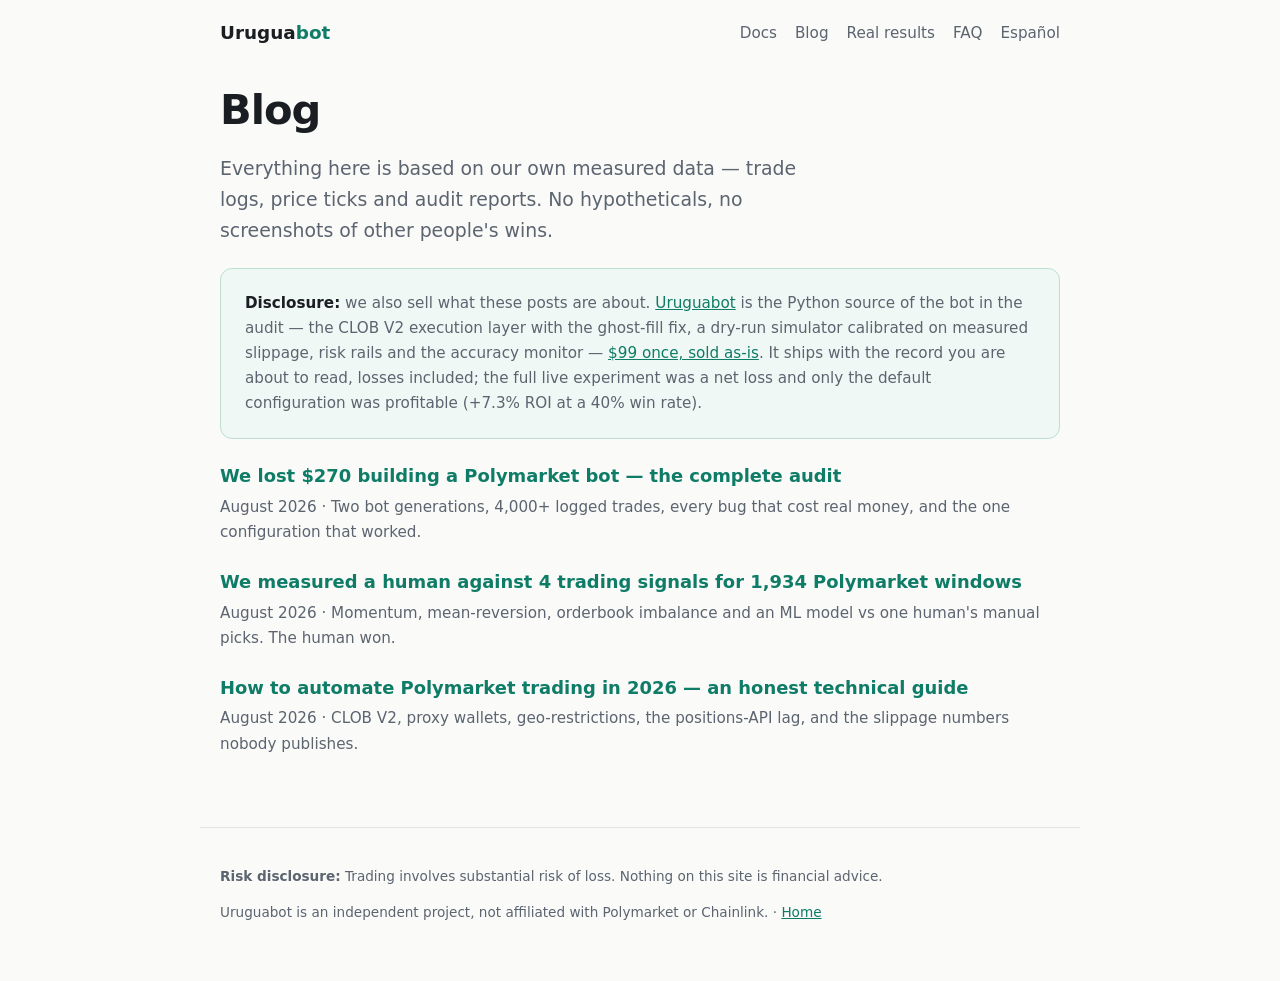
<file: blog/index.html>
<!DOCTYPE html>
<html lang="en">
<head>
<meta charset="utf-8">
<meta name="viewport" content="width=device-width, initial-scale=1">
<title>Uruguabot Blog — Honest Polymarket Bot Engineering</title>
<meta name="description" content="Real audited data from building and running a Polymarket trading bot: measured slippage, execution bugs that cost money, and what a human vs bot accuracy test showed.">
<link rel="canonical" href="https://uruguabot.com/blog/">
<link rel="alternate" hreflang="en" href="https://uruguabot.com/blog/">
<link rel="alternate" hreflang="x-default" href="https://uruguabot.com/blog/">
<link rel="stylesheet" href="/style.css">
<meta property="og:image" content="https://uruguabot.com/assets/uruguabot-banner.png">
<meta property="og:image:width" content="1280">
<meta property="og:image:height" content="720">
<meta name="twitter:card" content="summary_large_image">
<meta name="twitter:image" content="https://uruguabot.com/assets/uruguabot-banner.png">
<!-- Google tag (gtag.js) -->
<script async src="https://www.googletagmanager.com/gtag/js?id=G-V3J7Y0H3YW"></script>
<script>
  window.dataLayer = window.dataLayer || [];
  function gtag(){dataLayer.push(arguments);}
  gtag('js', new Date());
  gtag('config', 'G-V3J7Y0H3YW');
</script></head>
<body>
<header class="site">
  <a class="logo" href="/">Urugua<span>bot</span></a>
  <nav>
    <a href="/docs.html">Docs</a>
    <a href="/blog/">Blog</a>
    <a href="/#results">Real results</a>
    <a href="/#faq">FAQ</a>
    <a href="/es/">Español</a>
  </nav>
</header>
<main>
  <h1>Blog</h1>
  <p class="lead">Everything here is based on our own measured data — trade logs, price ticks and audit reports. No hypotheticals, no screenshots of other people's wins.</p>

  <div class="offer-strip">
    <p><strong>Disclosure:</strong> we also sell what these posts are about. <a href="/">Uruguabot</a> is the Python source of the bot in the audit &mdash; the CLOB V2 execution layer with the ghost-fill fix, a dry-run simulator calibrated on measured slippage, risk rails and the accuracy monitor &mdash; <a href="https://whop.com/uruguabot/uruguabot-full-source-code?utm_source=uruguabot&amp;utm_content=blog_index_strip" rel="noopener" onclick="if(typeof gtag==='function'){gtag('event','checkout_click',{cta_location:'blog_index_strip'});}" data-goatcounter-click="checkout-blog_index_strip">$99 once, sold as-is</a>. It ships with the record you are about to read, losses included; the full live experiment was a net loss and only the default configuration was profitable (+7.3% ROI at a 40% win rate).</p>
  </div>

  <ul class="postlist">
    <li>
      <a href="/blog/we-lost-270-building-a-polymarket-bot.html">We lost $270 building a Polymarket bot — the complete audit</a>
      <p>August 2026 · Two bot generations, 4,000+ logged trades, every bug that cost real money, and the one configuration that worked.</p>
    </li>
    <li>
      <a href="/blog/human-vs-bot-polymarket-accuracy.html">We measured a human against 4 trading signals for 1,934 Polymarket windows</a>
      <p>August 2026 · Momentum, mean-reversion, orderbook imbalance and an ML model vs one human's manual picks. The human won.</p>
    </li>
    <li>
      <a href="/blog/how-to-automate-polymarket-trading-2026.html">How to automate Polymarket trading in 2026 — an honest technical guide</a>
      <p>August 2026 · CLOB V2, proxy wallets, geo-restrictions, the positions-API lag, and the slippage numbers nobody publishes.</p>
    </li>
  </ul>
</main>
<footer class="site">
  <p><strong>Risk disclosure:</strong> Trading involves substantial risk of loss. Nothing on this site is financial advice.</p>
  <p>Uruguabot is an independent project, not affiliated with Polymarket or Chainlink. · <a href="/">Home</a></p>
</footer>
<script data-goatcounter="https://uruguabot.goatcounter.com/count" async src="//gc.zgo.at/count.js"></script>
</body>
</html>
</file>
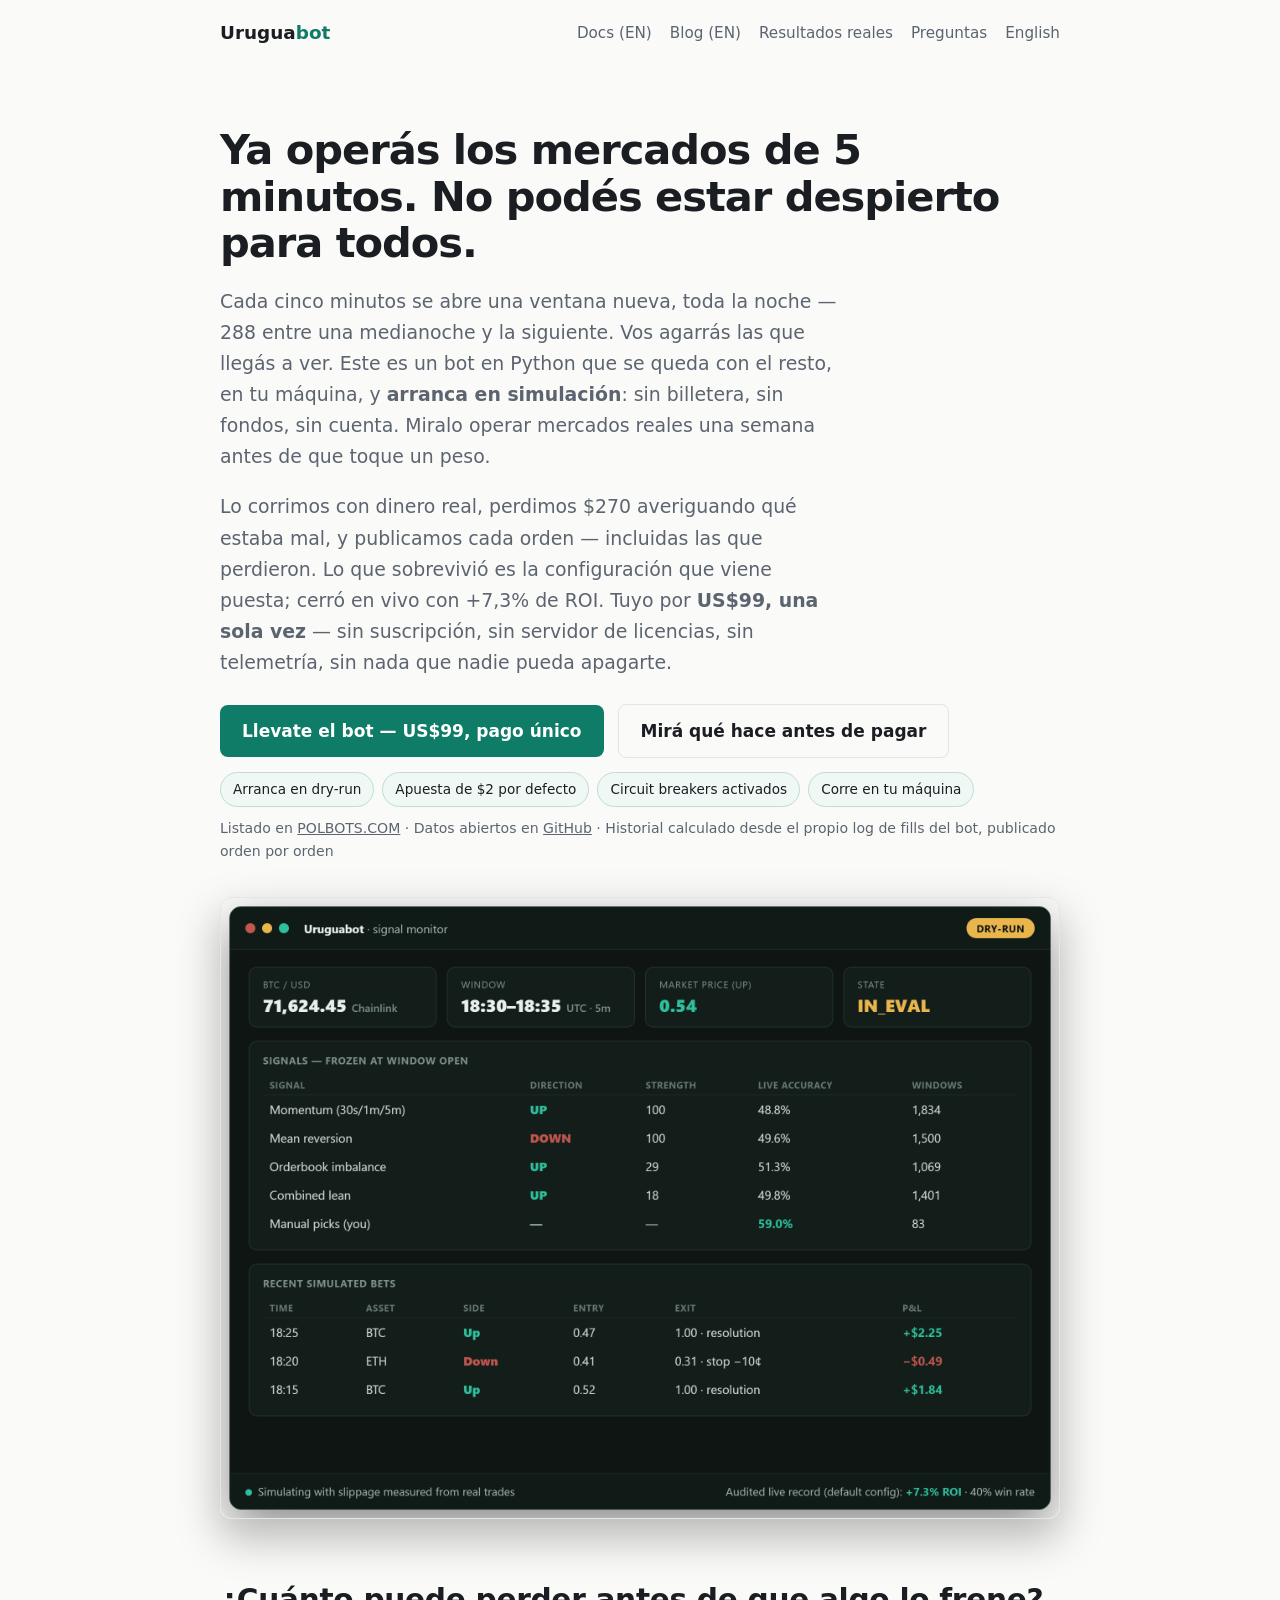
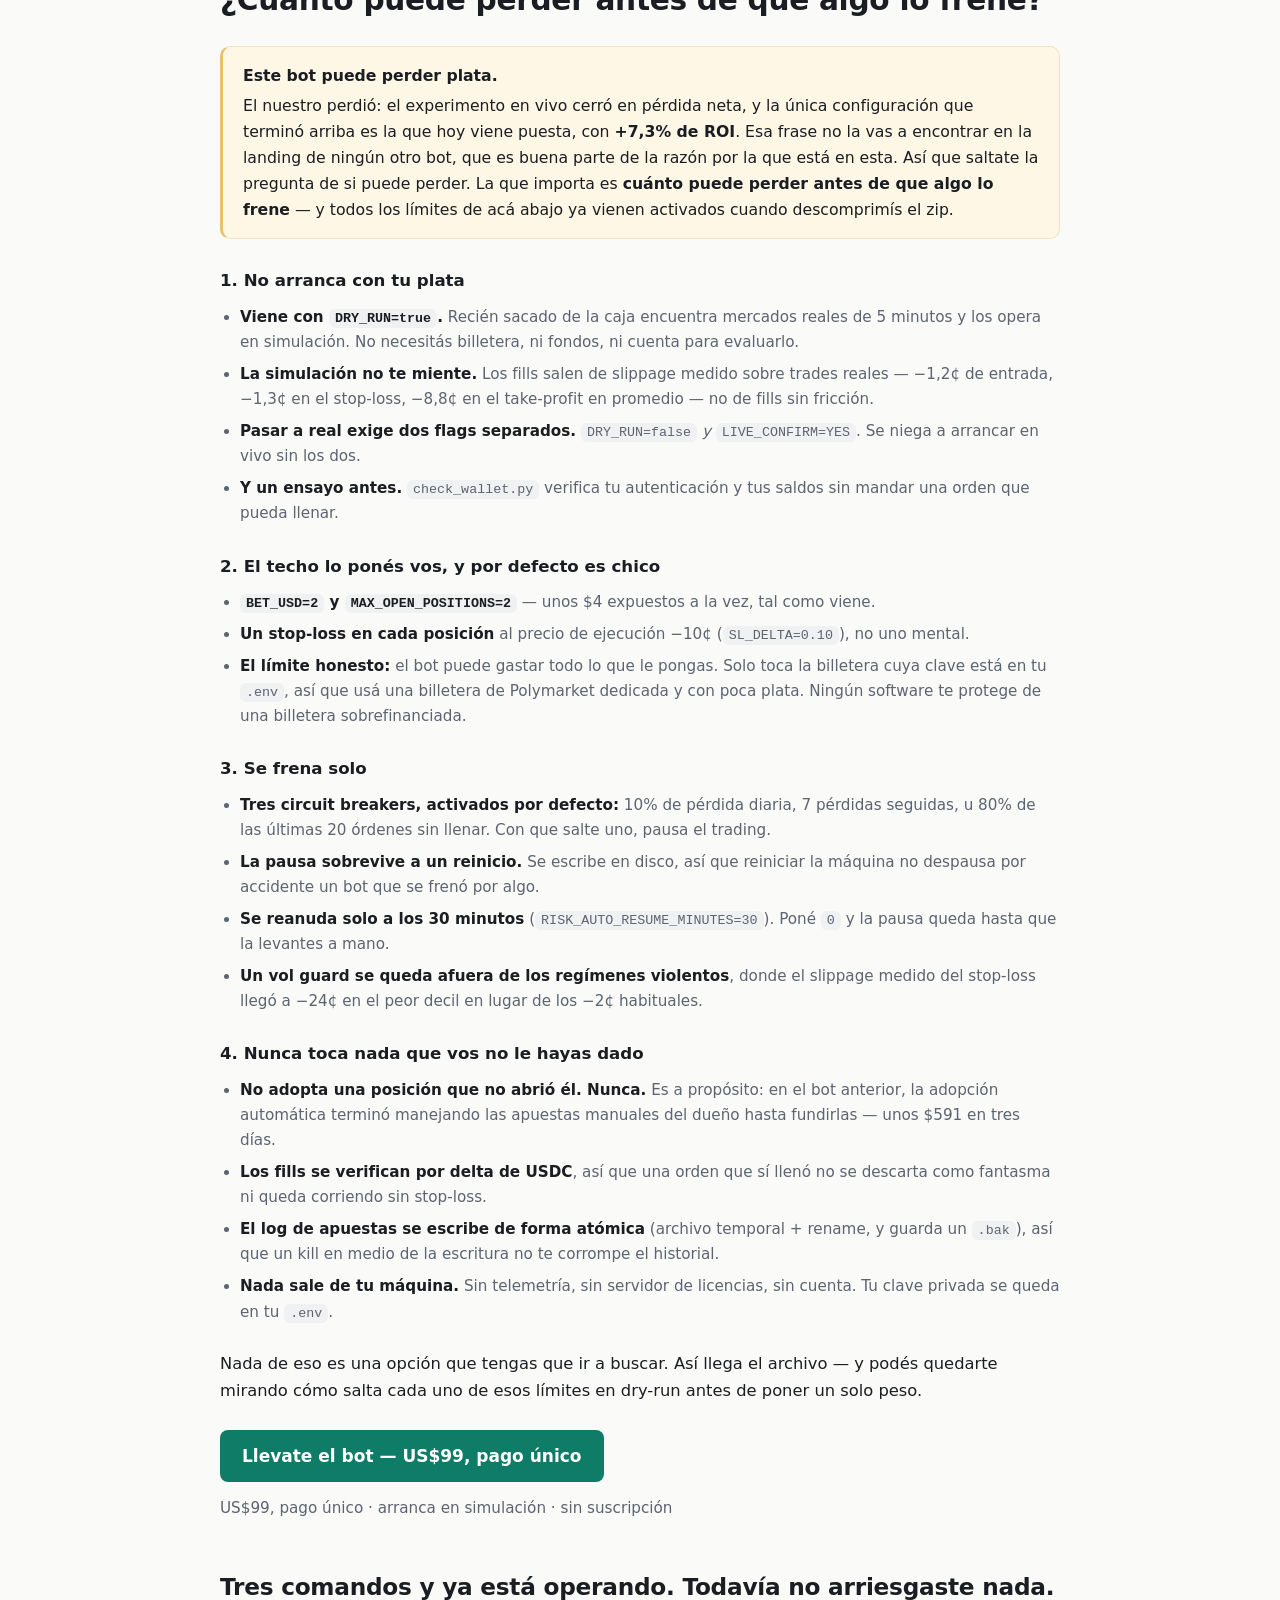
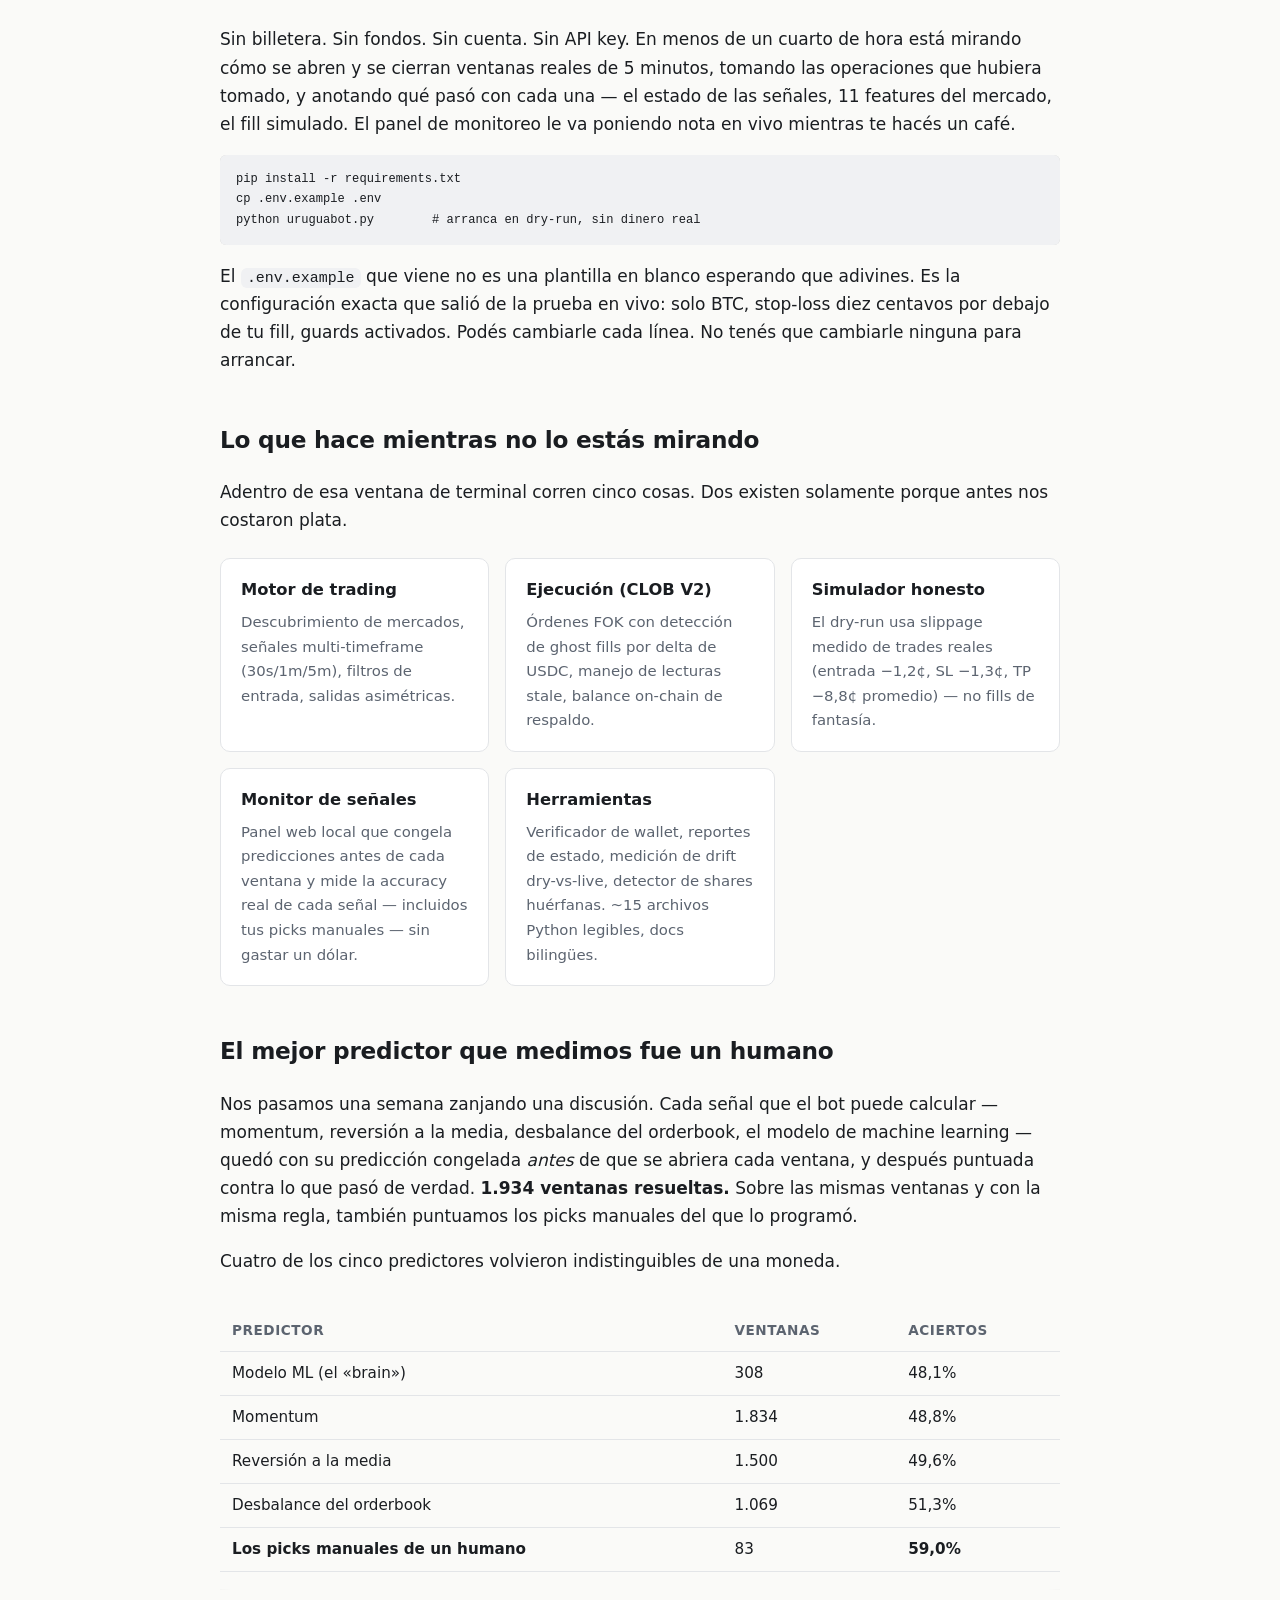
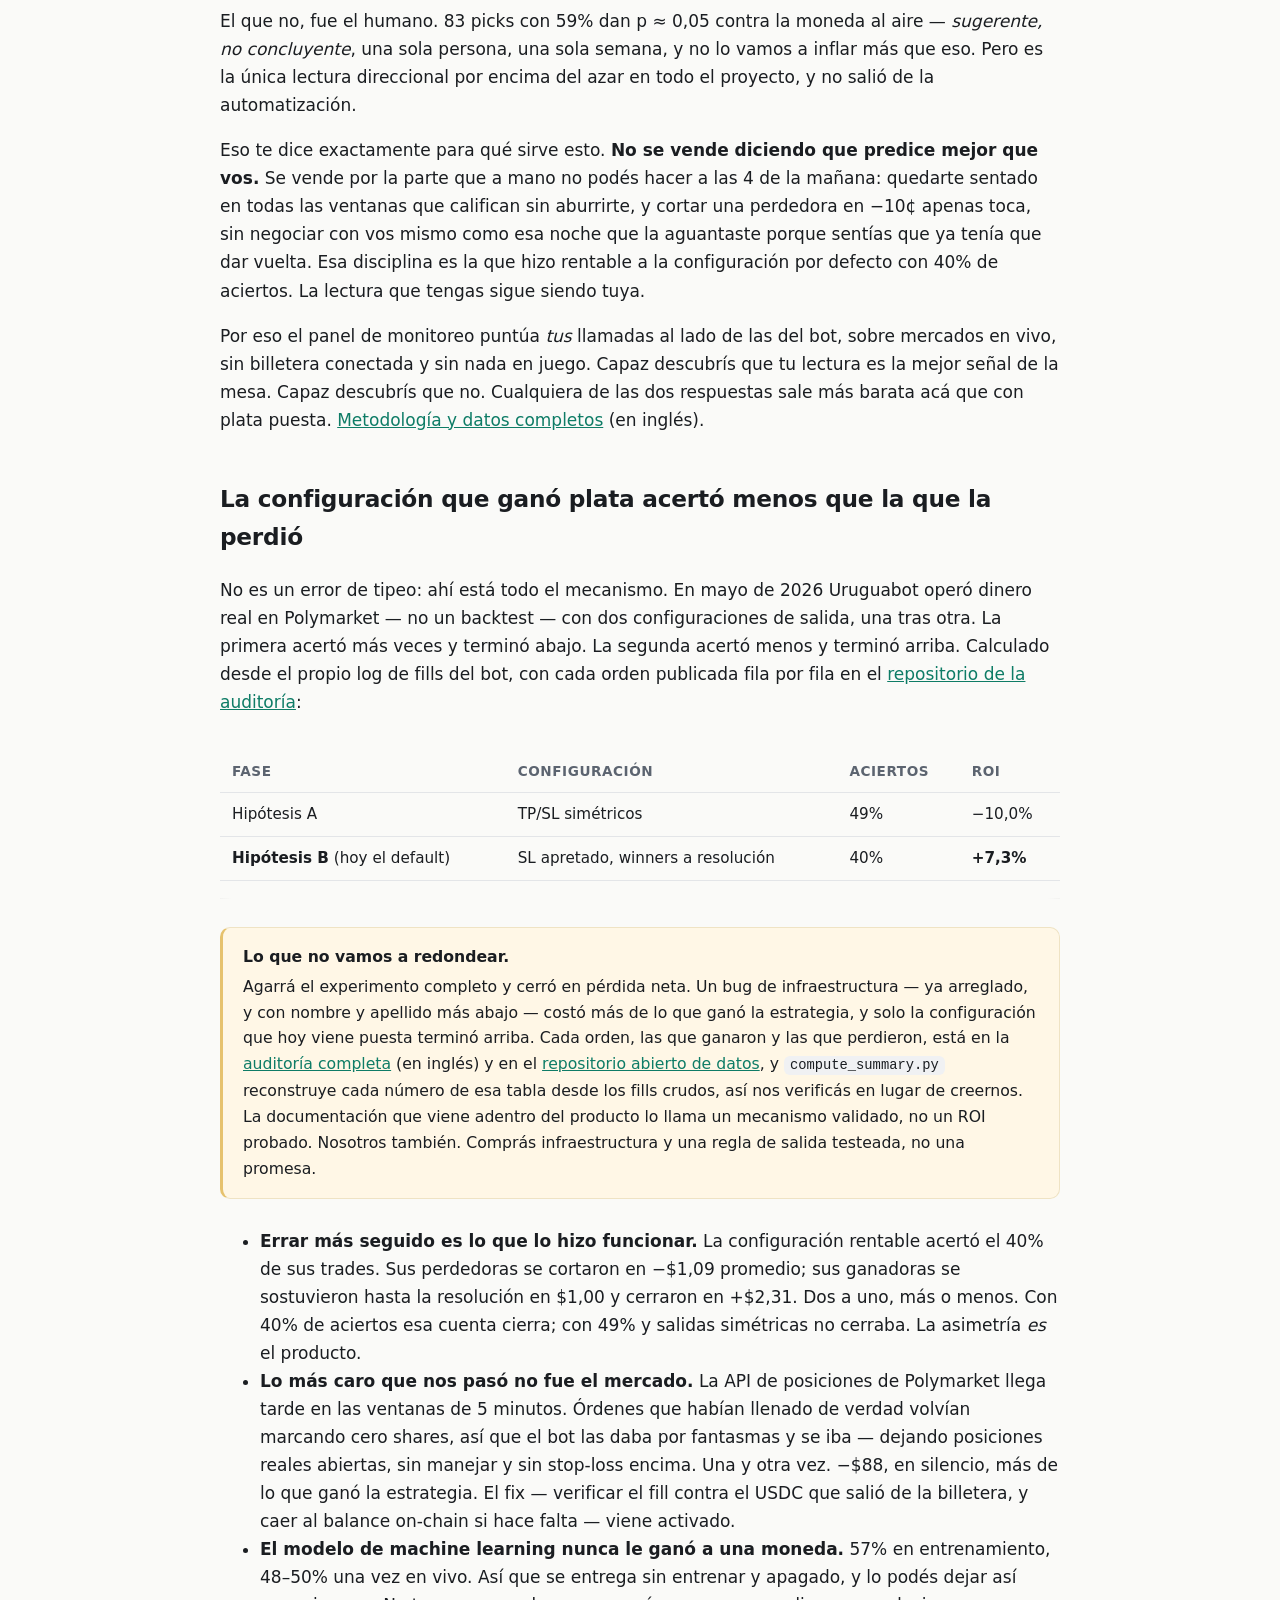
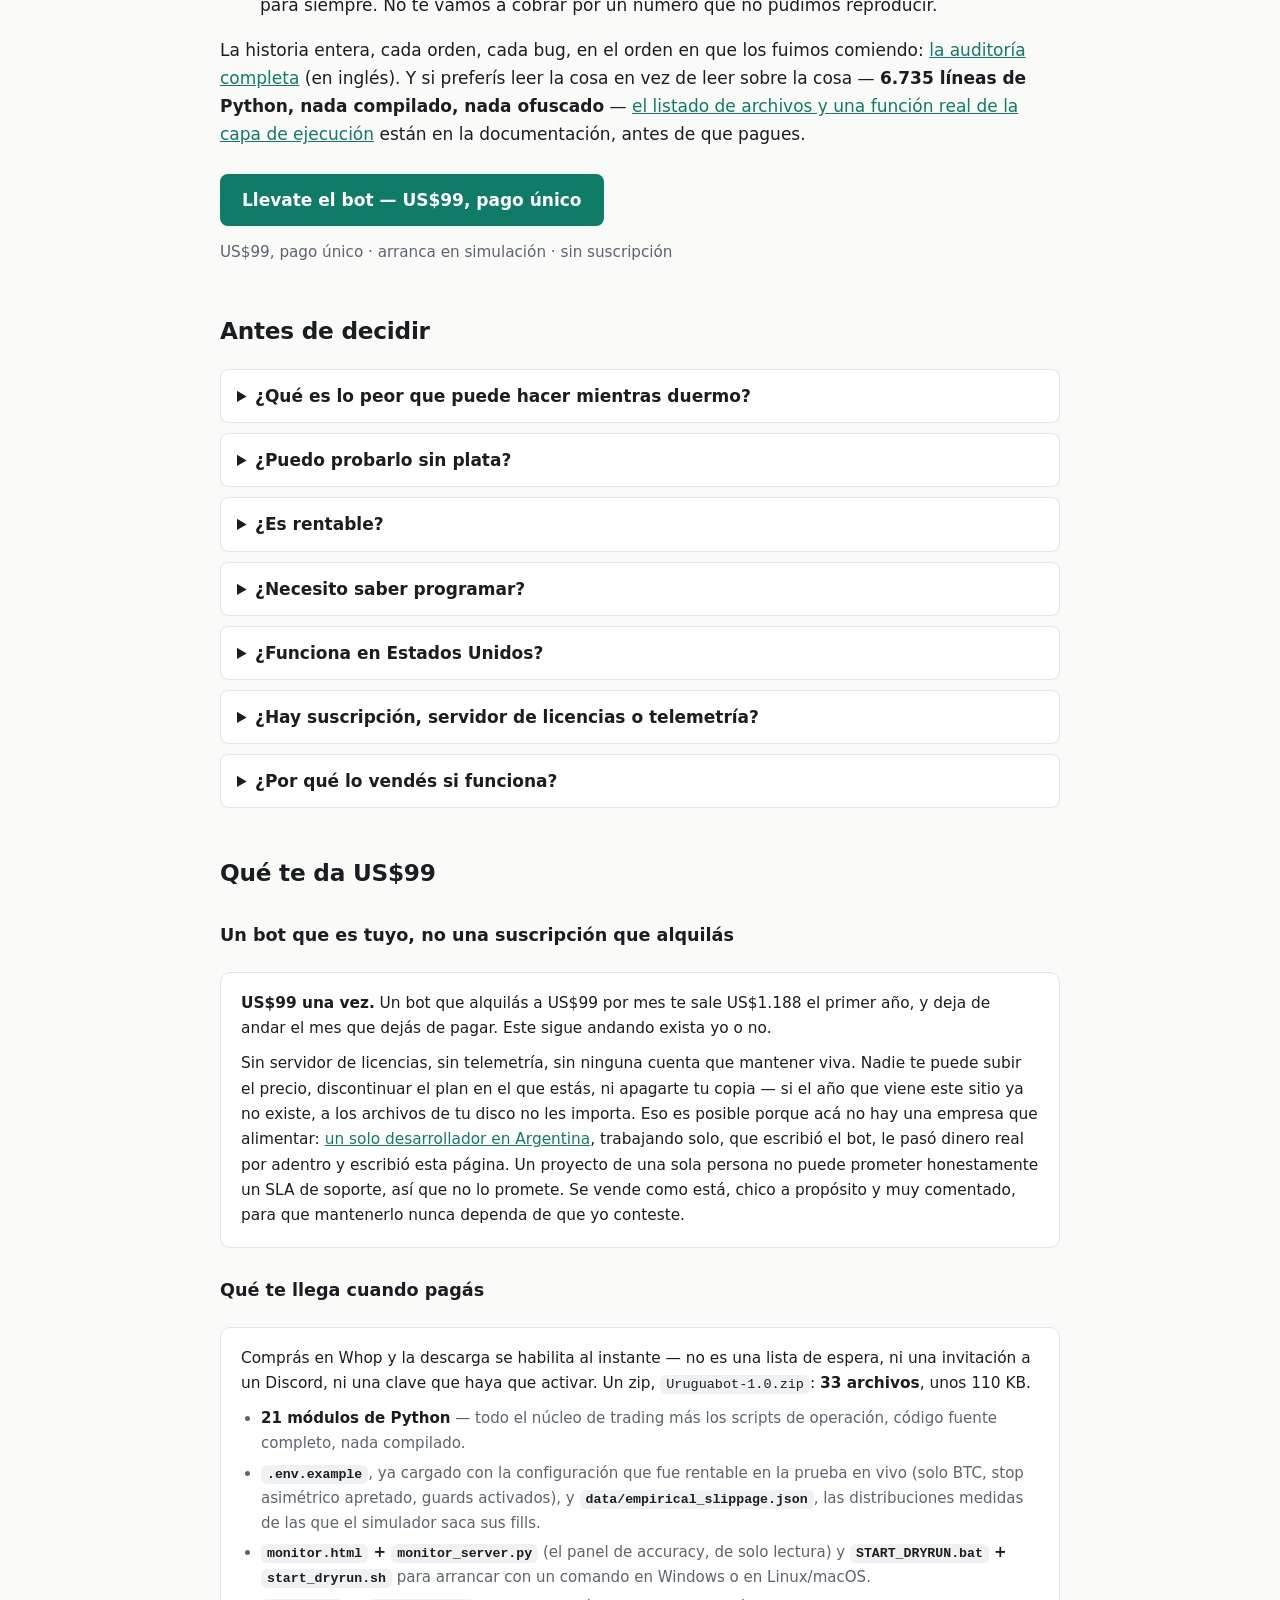
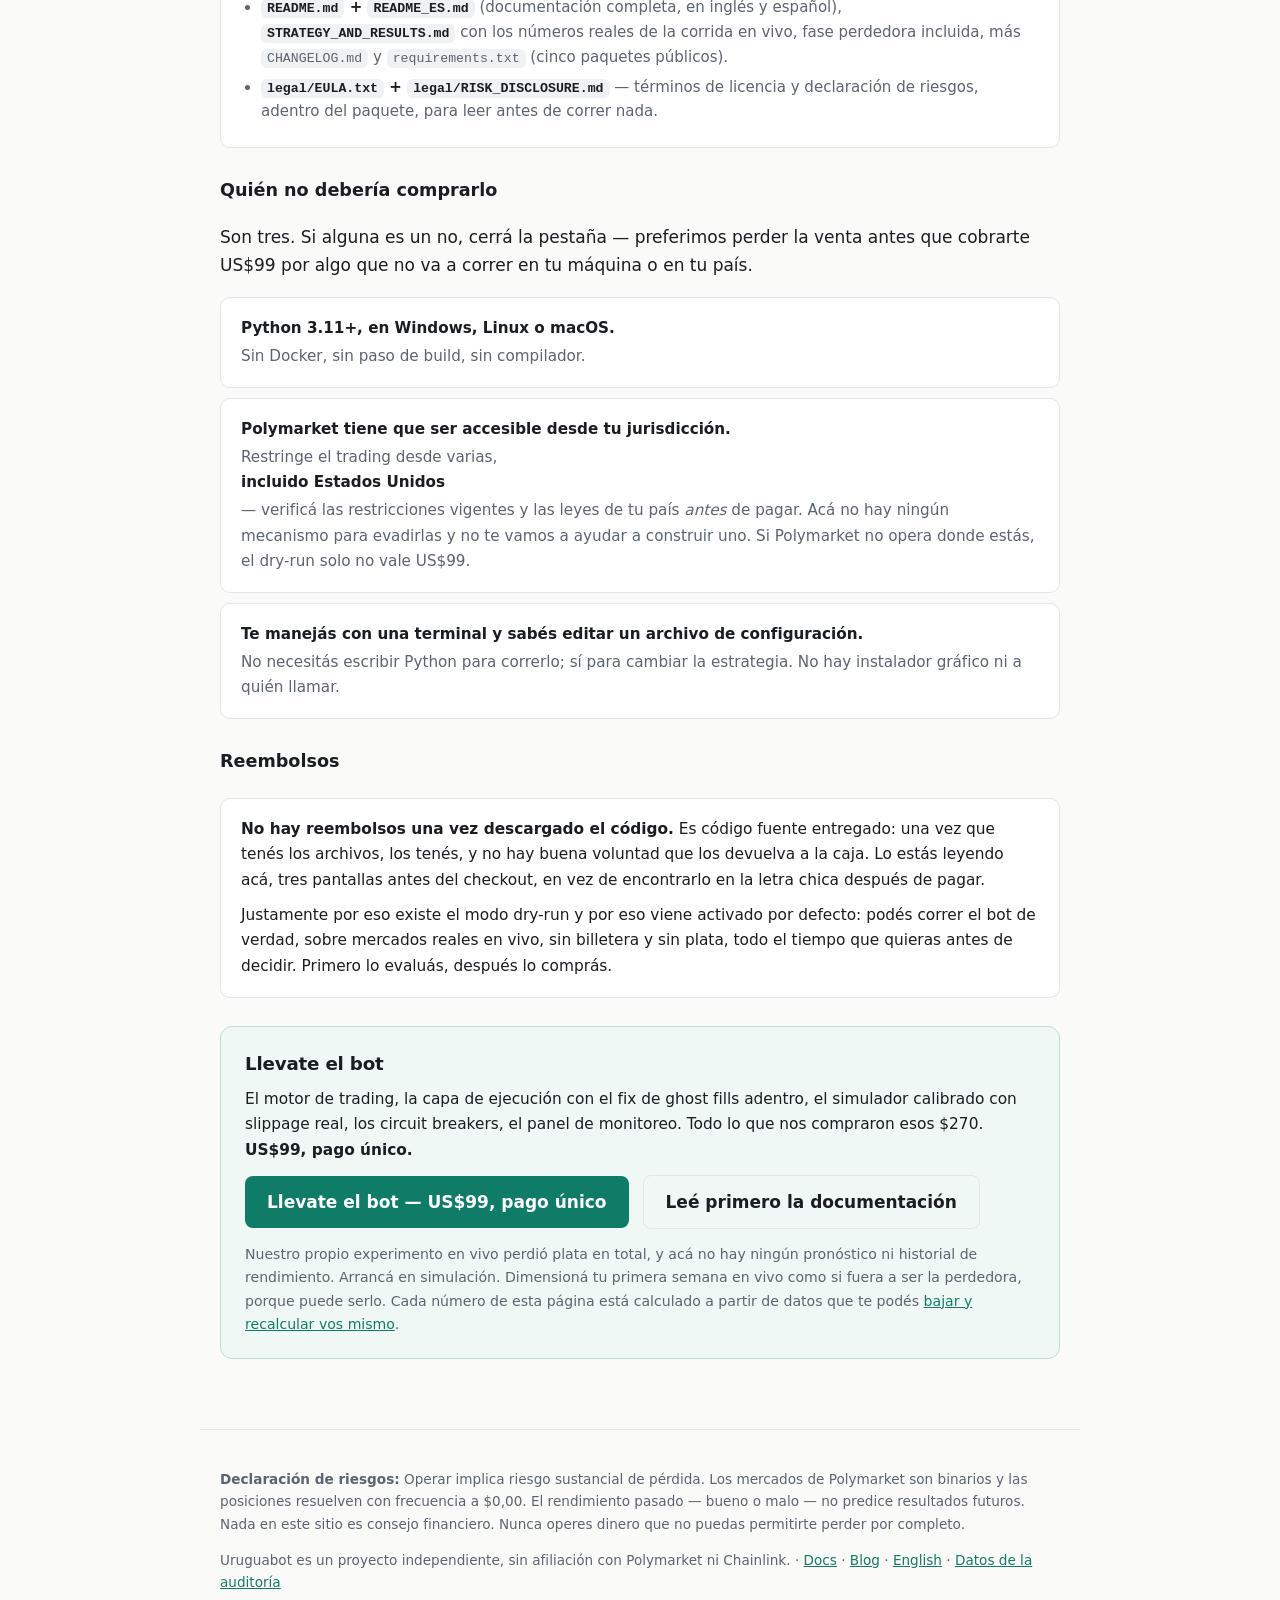
<file: es/index.html>
<!DOCTYPE html>
<html lang="es">
<head>
<meta charset="utf-8">
<meta name="viewport" content="width=device-width, initial-scale=1">
<title>Uruguabot — Tu propio bot de Polymarket corriendo 24/7 (código completo, US$99)</title>
<meta name="description" content="Corrimos un bot en Polymarket con dinero real, perdimos $270 y publicamos cada orden. Esto es lo que salió: un bot en Python para los mercados cripto de 5 minutos que corre en tu máquina, arranca en simulación y sale US$99 una vez. La config por defecto cerró en vivo con +7,3% de ROI.">
<link rel="canonical" href="https://uruguabot.com/es/">
<link rel="alternate" hreflang="en" href="https://uruguabot.com/">
<link rel="alternate" hreflang="es" href="https://uruguabot.com/es/">
<link rel="alternate" hreflang="x-default" href="https://uruguabot.com/">
<link rel="stylesheet" href="/style.css">
<meta property="og:type" content="website">
<meta property="og:title" content="Uruguabot — Tu propio bot de Polymarket corriendo 24/7">
<meta property="og:description" content="Perdimos $270 averiguando qué partes estaban mal, y publicamos cada orden. La configuración que sobrevivió es la que viene por defecto y cerró en vivo con +7,3% de ROI. Tuyo por US$99, una vez — arranca en simulación.">
<meta property="og:url" content="https://uruguabot.com/es/">
<meta property="og:image" content="https://uruguabot.com/assets/uruguabot-banner.png">
<meta property="og:image:width" content="1280">
<meta property="og:image:height" content="720">
<meta name="twitter:card" content="summary_large_image">
<meta name="twitter:image" content="https://uruguabot.com/assets/uruguabot-banner.png">
<!-- Google tag (gtag.js) -->
<script async src="https://www.googletagmanager.com/gtag/js?id=G-V3J7Y0H3YW"></script>
<script>
  window.dataLayer = window.dataLayer || [];
  function gtag(){dataLayer.push(arguments);}
  gtag('js', new Date());
  gtag('config', 'G-V3J7Y0H3YW');
</script></head>
<body>
<header class="site">
  <a class="logo" href="/es/">Urugua<span>bot</span></a>
  <nav>
    <a href="/docs.html">Docs (EN)</a>
    <a href="/blog/">Blog (EN)</a>
    <a href="/es/#resultados">Resultados reales</a>
    <a href="/es/#faq">Preguntas</a>
    <a href="/">English</a>
  </nav>
</header>
<main>
  <section class="hero">
    <h1>Ya operás los mercados de 5 minutos. No podés estar despierto para todos.</h1>
    <p class="lead">Cada cinco minutos se abre una ventana nueva, toda la noche &mdash; 288 entre una medianoche y la siguiente. Vos agarrás las que llegás a ver. Este es un bot en Python que se queda con el resto, en tu máquina, y <strong>arranca en simulación</strong>: sin billetera, sin fondos, sin cuenta. Miralo operar mercados reales una semana antes de que toque un peso.</p>
    <p class="lead">Lo corrimos con dinero real, perdimos $270 averiguando qué estaba mal, y publicamos cada orden &mdash; incluidas las que perdieron. Lo que sobrevivió es la configuración que viene puesta; cerró en vivo con +7,3% de ROI. Tuyo por <strong>US$99, una sola vez</strong> &mdash; sin suscripción, sin servidor de licencias, sin telemetría, sin nada que nadie pueda apagarte.</p>
    <div class="cta-row">
      <a class="btn" href="https://whop.com/uruguabot/uruguabot-full-source-code?utm_source=uruguabot&amp;utm_content=hero_es" rel="noopener" onclick="if(typeof gtag==='function'){gtag('event','checkout_click',{cta_location:'hero_es'});}" data-goatcounter-click="checkout-hero_es">Llevate el bot &mdash; US$99, pago único</a>
      <a class="btn secondary" href="#seguridad">Mirá qué hace antes de pagar</a>
    </div>
    <ul class="chips">
      <li>Arranca en dry-run</li>
      <li>Apuesta de $2 por defecto</li>
      <li>Circuit breakers activados</li>
      <li>Corre en tu máquina</li>
    </ul>
    <p class="trust">Listado en <a href="https://polbots.com/bot/uruguabot" rel="noopener">POLBOTS.COM</a> &middot; Datos abiertos en <a href="https://github.com/Emi-db/polymarket-bot-audit" rel="noopener">GitHub</a> &middot; Historial calculado desde el propio log de fills del bot, publicado orden por orden</p>
    <div class="hero-visual">
      <img src="/assets/hero-monitor.png" alt="El monitor de señales de Uruguabot corriendo en dry-run: señales con accuracy medida, apuestas simuladas y el historial auditado de +7,3% ROI" width="2000" height="1480">
    </div>
  </section>

  <section id="seguridad">
    <h2>¿Cuánto puede perder antes de que algo lo frene?</h2>
    <div class="honest">
      <strong>Este bot puede perder plata.</strong> El nuestro perdió: el experimento en vivo cerró en pérdida neta, y la única configuración que terminó arriba es la que hoy viene puesta, con <strong>+7,3% de ROI</strong>. Esa frase no la vas a encontrar en la landing de ningún otro bot, que es buena parte de la razón por la que está en esta. Así que saltate la pregunta de si puede perder. La que importa es <strong>cuánto puede perder antes de que algo lo frene</strong> &mdash; y todos los límites de acá abajo ya vienen activados cuando descomprimís el zip.
    </div>

    <div class="safety-group">
      <h3>1. No arranca con tu plata</h3>
      <ul>
        <li><strong>Viene con <code>DRY_RUN=true</code>.</strong> Recién sacado de la caja encuentra mercados reales de 5 minutos y los opera en simulación. No necesitás billetera, ni fondos, ni cuenta para evaluarlo.</li>
        <li><strong>La simulación no te miente.</strong> Los fills salen de slippage medido sobre trades reales &mdash; &minus;1,2&cent; de entrada, &minus;1,3&cent; en el stop-loss, &minus;8,8&cent; en el take-profit en promedio &mdash; no de fills sin fricción.</li>
        <li><strong>Pasar a real exige dos flags separados.</strong> <code>DRY_RUN=false</code> <em>y</em> <code>LIVE_CONFIRM=YES</code>. Se niega a arrancar en vivo sin los dos.</li>
        <li><strong>Y un ensayo antes.</strong> <code>check_wallet.py</code> verifica tu autenticación y tus saldos sin mandar una orden que pueda llenar.</li>
      </ul>
    </div>

    <div class="safety-group">
      <h3>2. El techo lo ponés vos, y por defecto es chico</h3>
      <ul>
        <li><strong><code>BET_USD=2</code> y <code>MAX_OPEN_POSITIONS=2</code></strong> &mdash; unos $4 expuestos a la vez, tal como viene.</li>
        <li><strong>Un stop-loss en cada posición</strong> al precio de ejecución &minus;10&cent; (<code>SL_DELTA=0.10</code>), no uno mental.</li>
        <li><strong>El límite honesto:</strong> el bot puede gastar todo lo que le pongas. Solo toca la billetera cuya clave está en tu <code>.env</code>, así que usá una billetera de Polymarket dedicada y con poca plata. Ningún software te protege de una billetera sobrefinanciada.</li>
      </ul>
    </div>

    <div class="safety-group">
      <h3>3. Se frena solo</h3>
      <ul>
        <li><strong>Tres circuit breakers, activados por defecto:</strong> 10% de pérdida diaria, 7 pérdidas seguidas, u 80% de las últimas 20 órdenes sin llenar. Con que salte uno, pausa el trading.</li>
        <li><strong>La pausa sobrevive a un reinicio.</strong> Se escribe en disco, así que reiniciar la máquina no despausa por accidente un bot que se frenó por algo.</li>
        <li><strong>Se reanuda solo a los 30 minutos</strong> (<code>RISK_AUTO_RESUME_MINUTES=30</code>). Poné <code>0</code> y la pausa queda hasta que la levantes a mano.</li>
        <li><strong>Un vol guard se queda afuera de los regímenes violentos</strong>, donde el slippage medido del stop-loss llegó a &minus;24&cent; en el peor decil en lugar de los &minus;2&cent; habituales.</li>
      </ul>
    </div>

    <div class="safety-group">
      <h3>4. Nunca toca nada que vos no le hayas dado</h3>
      <ul>
        <li><strong>No adopta una posición que no abrió él. Nunca.</strong> Es a propósito: en el bot anterior, la adopción automática terminó manejando las apuestas manuales del dueño hasta fundirlas &mdash; unos $591 en tres días.</li>
        <li><strong>Los fills se verifican por delta de USDC</strong>, así que una orden que sí llenó no se descarta como fantasma ni queda corriendo sin stop-loss.</li>
        <li><strong>El log de apuestas se escribe de forma atómica</strong> (archivo temporal + rename, y guarda un <code>.bak</code>), así que un kill en medio de la escritura no te corrompe el historial.</li>
        <li><strong>Nada sale de tu máquina.</strong> Sin telemetría, sin servidor de licencias, sin cuenta. Tu clave privada se queda en tu <code>.env</code>.</li>
      </ul>
    </div>

    <p class="safety-close">Nada de eso es una opción que tengas que ir a buscar. Así llega el archivo &mdash; y podés quedarte mirando cómo salta cada uno de esos límites en dry-run antes de poner un solo peso.</p>
    <div class="cta-row">
      <a class="btn" href="https://whop.com/uruguabot/uruguabot-full-source-code?utm_source=uruguabot&amp;utm_content=safety_footer_es" rel="noopener" onclick="if(typeof gtag==='function'){gtag('event','checkout_click',{cta_location:'safety_footer_es'});}" data-goatcounter-click="checkout-safety_footer_es">Llevate el bot &mdash; US$99, pago único</a>
      <span class="price">US$99, pago único &middot; arranca en simulación &middot; sin suscripción</span>
    </div>
  </section>

  <section>
    <h2>Tres comandos y ya está operando. Todavía no arriesgaste nada.</h2>
    <p>Sin billetera. Sin fondos. Sin cuenta. Sin API key. En menos de un cuarto de hora está mirando cómo se abren y se cierran ventanas reales de 5 minutos, tomando las operaciones que hubiera tomado, y anotando qué pasó con cada una &mdash; el estado de las señales, 11 features del mercado, el fill simulado. El panel de monitoreo le va poniendo nota en vivo mientras te hacés un café.</p>
    <pre><code>pip install -r requirements.txt
cp .env.example .env
python uruguabot.py        # arranca en dry-run, sin dinero real</code></pre>
    <p>El <code>.env.example</code> que viene no es una plantilla en blanco esperando que adivines. Es la configuración exacta que salió de la prueba en vivo: solo BTC, stop-loss diez centavos por debajo de tu fill, guards activados. Podés cambiarle cada línea. No tenés que cambiarle ninguna para arrancar.</p>
  </section>

  <section>
    <h2>Lo que hace mientras no lo estás mirando</h2>
    <p>Adentro de esa ventana de terminal corren cinco cosas. Dos existen solamente porque antes nos costaron plata.</p>
    <div class="grid">
      <div class="card"><h3>Motor de trading</h3><p>Descubrimiento de mercados, señales multi-timeframe (30s/1m/5m), filtros de entrada, salidas asimétricas.</p></div>
      <div class="card"><h3>Ejecución (CLOB V2)</h3><p>Órdenes FOK con detección de ghost fills por delta de USDC, manejo de lecturas stale, balance on-chain de respaldo.</p></div>
      <div class="card"><h3>Simulador honesto</h3><p>El dry-run usa slippage medido de trades reales (entrada &minus;1,2&cent;, SL &minus;1,3&cent;, TP &minus;8,8&cent; promedio) &mdash; no fills de fantasía.</p></div>
      <div class="card"><h3>Monitor de señales</h3><p>Panel web local que congela predicciones antes de cada ventana y mide la accuracy real de cada señal &mdash; incluidos tus picks manuales &mdash; sin gastar un dólar.</p></div>
      <div class="card"><h3>Herramientas</h3><p>Verificador de wallet, reportes de estado, medición de drift dry-vs-live, detector de shares huérfanas. ~15 archivos Python legibles, docs bilingües.</p></div>
    </div>
  </section>

  <section id="prediccion">
    <h2>El mejor predictor que medimos fue un humano</h2>
    <p>Nos pasamos una semana zanjando una discusión. Cada señal que el bot puede calcular &mdash; momentum, reversión a la media, desbalance del orderbook, el modelo de machine learning &mdash; quedó con su predicción congelada <em>antes</em> de que se abriera cada ventana, y después puntuada contra lo que pasó de verdad. <strong>1.934 ventanas resueltas.</strong> Sobre las mismas ventanas y con la misma regla, también puntuamos los picks manuales del que lo programó.</p>
    <p>Cuatro de los cinco predictores volvieron indistinguibles de una moneda.</p>
    <div class="tablewrap">
    <table>
      <tr><th>Predictor</th><th>Ventanas</th><th>Aciertos</th></tr>
      <tr><td>Modelo ML (el &laquo;brain&raquo;)</td><td>308</td><td>48,1%</td></tr>
      <tr><td>Momentum</td><td>1.834</td><td>48,8%</td></tr>
      <tr><td>Reversión a la media</td><td>1.500</td><td>49,6%</td></tr>
      <tr><td>Desbalance del orderbook</td><td>1.069</td><td>51,3%</td></tr>
      <tr><td><strong>Los picks manuales de un humano</strong></td><td>83</td><td><strong>59,0%</strong></td></tr>
    </table>
    </div>
    <p>El que no, fue el humano. 83 picks con 59% dan p&nbsp;&asymp;&nbsp;0,05 contra la moneda al aire &mdash; <em>sugerente, no concluyente</em>, una sola persona, una sola semana, y no lo vamos a inflar más que eso. Pero es la única lectura direccional por encima del azar en todo el proyecto, y no salió de la automatización.</p>
    <p>Eso te dice exactamente para qué sirve esto. <strong>No se vende diciendo que predice mejor que vos.</strong> Se vende por la parte que a mano no podés hacer a las 4 de la mañana: quedarte sentado en todas las ventanas que califican sin aburrirte, y cortar una perdedora en &minus;10&cent; apenas toca, sin negociar con vos mismo como esa noche que la aguantaste porque sentías que ya tenía que dar vuelta. Esa disciplina es la que hizo rentable a la configuración por defecto con 40% de aciertos. La lectura que tengas sigue siendo tuya.</p>
    <p>Por eso el panel de monitoreo puntúa <em>tus</em> llamadas al lado de las del bot, sobre mercados en vivo, sin billetera conectada y sin nada en juego. Capaz descubrís que tu lectura es la mejor señal de la mesa. Capaz descubrís que no. Cualquiera de las dos respuestas sale más barata acá que con plata puesta. <a href="/blog/human-vs-bot-polymarket-accuracy.html">Metodología y datos completos</a> (en inglés).</p>
  </section>

  <section id="resultados">
    <h2>La configuración que ganó plata acertó menos que la que la perdió</h2>


    <!-- TODO(owner): [ES] esta página decía the record was "verified against the exchange's own trade
         history export". It has been downgraded to what the published data actually supports, because
         the audit repo contains no reconciliation artifact - compute_summary.py reads the bot's own
         fill log (live_trades_uruguabot.csv), which is telemetry, not an exchange file. On a page whose
         central story is a ghost-fill bug where the bot's accounting disagreed with reality by $95,
         "the log says X" and "the exchange confirms X" are exactly the distinction that matters.
         Two ways to make the stronger claim honestly, if you want it back:
           (a) BEST - publish the reconciliation (or a table derived from it) to the audit repository
               and link it here. That turns this from a liability into another checkable item.
           (c) If you did reconcile it by hand but cannot publish the file, say precisely that and why,
               e.g. "Reconciled by hand against the exchange's trade history; the export is not
               published because it carries wallet identifiers." A stated reason for not publishing
               is itself credible, and matches this page's voice.
         Do not restore the original wording without doing (a) or (c). -->
    <p>No es un error de tipeo: ahí está todo el mecanismo. En mayo de 2026 Uruguabot operó dinero real en Polymarket &mdash; no un backtest &mdash; con dos configuraciones de salida, una tras otra. La primera acertó más veces y terminó abajo. La segunda acertó menos y terminó arriba. Calculado desde el propio log de fills del bot, con cada orden publicada fila por fila en el <a href="https://github.com/Emi-db/polymarket-bot-audit" rel="noopener">repositorio de la auditoría</a>:</p>
    <div class="tablewrap">
    <table>
      <tr><th>Fase</th><th class="col-cfg">Configuración</th><th>Aciertos</th><th>ROI</th></tr>
      <tr><td>Hipótesis A<span class="cfg-inline">TP/SL simétricos</span></td><td class="col-cfg">TP/SL simétricos</td><td>49%</td><td>−10,0%</td></tr>
      <tr><td><strong>Hipótesis B</strong> (hoy el default)<span class="cfg-inline">SL apretado, winners a resolución</span></td><td class="col-cfg">SL apretado, winners a resolución</td><td>40%</td><td><strong>+7,3%</strong></td></tr>
    </table>
    </div>
    <div class="honest">
      <strong>Lo que no vamos a redondear.</strong> Agarrá el experimento completo y cerró en pérdida neta. Un bug de infraestructura &mdash; ya arreglado, y con nombre y apellido más abajo &mdash; costó más de lo que ganó la estrategia, y solo la configuración que hoy viene puesta terminó arriba. Cada orden, las que ganaron y las que perdieron, está en la <a href="/blog/we-lost-270-building-a-polymarket-bot.html">auditoría completa</a> (en inglés) y en el <a href="https://github.com/Emi-db/polymarket-bot-audit" rel="noopener">repositorio abierto de datos</a>, y <code>compute_summary.py</code> reconstruye cada número de esa tabla desde los fills crudos, así nos verificás en lugar de creernos. La documentación que viene adentro del producto lo llama un mecanismo validado, no un ROI probado. Nosotros también. Comprás infraestructura y una regla de salida testeada, no una promesa.
    </div>
    <ul>
      <li><strong>Errar más seguido es lo que lo hizo funcionar.</strong> La configuración rentable acertó el 40% de sus trades. Sus perdedoras se cortaron en &minus;$1,09 promedio; sus ganadoras se sostuvieron hasta la resolución en $1,00 y cerraron en +$2,31. Dos a uno, más o menos. Con 40% de aciertos esa cuenta cierra; con 49% y salidas simétricas no cerraba. La asimetría <em>es</em> el producto.</li>
      <li><strong>Lo más caro que nos pasó no fue el mercado.</strong> La API de posiciones de Polymarket llega tarde en las ventanas de 5 minutos. Órdenes que habían llenado de verdad volvían marcando cero shares, así que el bot las daba por fantasmas y se iba &mdash; dejando posiciones reales abiertas, sin manejar y sin stop-loss encima. Una y otra vez. &minus;$88, en silencio, más de lo que ganó la estrategia. El fix &mdash; verificar el fill contra el USDC que salió de la billetera, y caer al balance on-chain si hace falta &mdash; viene activado.</li>
      <li><strong>El modelo de machine learning nunca le ganó a una moneda.</strong> 57% en entrenamiento, 48&ndash;50% una vez en vivo. Así que se entrega sin entrenar y apagado, y lo podés dejar así para siempre. No te vamos a cobrar por un número que no pudimos reproducir.</li>
    </ul>
    <p>La historia entera, cada orden, cada bug, en el orden en que los fuimos comiendo: <a href="/blog/we-lost-270-building-a-polymarket-bot.html">la auditoría completa</a> (en inglés). Y si preferís leer la cosa en vez de leer sobre la cosa &mdash; <strong>6.735 líneas de Python, nada compilado, nada ofuscado</strong> &mdash; <a href="/docs.html#source">el listado de archivos y una función real de la capa de ejecución</a> están en la documentación, antes de que pagues.</p>
    <div class="cta-row">
      <a class="btn" href="https://whop.com/uruguabot/uruguabot-full-source-code?utm_source=uruguabot&amp;utm_content=results_footer_es" rel="noopener" onclick="if(typeof gtag==='function'){gtag('event','checkout_click',{cta_location:'results_footer_es'});}" data-goatcounter-click="checkout-results_footer_es">Llevate el bot &mdash; US$99, pago único</a>
      <span class="price">US$99, pago único &middot; arranca en simulación &middot; sin suscripción</span>
    </div>
  </section>

  <section id="faq">
    <h2>Antes de decidir</h2>
    <details><summary>¿Qué es lo peor que puede hacer mientras duermo?</summary><p>Con la configuración que viene: abrir como mucho dos posiciones de $2 cada una, cada una con stop-loss al precio de ejecución &minus;10&cent;. Si las pérdidas del día llegan al 10%, o pierde siete operaciones seguidas, o el 80% de las últimas 20 órdenes no llena, se pausa solo &mdash; y esa pausa se escribe en disco, así que reiniciar la máquina no la borra. El techo real, dicho de frente: puede gastar lo que haya en la billetera cuya clave pusiste en el <code>.env</code>. Usá una billetera dedicada y con poca plata.</p></details>
    <details><summary>¿Puedo probarlo sin plata?</summary><p>Sí — el modo por defecto es dry-run, con fills simulados usando slippage medido empíricamente. El monitor además mide la accuracy de las señales en tiempo real sin operar.</p></details>
    <details><summary>¿Es rentable?</summary><p>Tomado en conjunto, no: nuestra prueba en vivo 100% automática fue pérdida neta en total. Una configuración — la que viene por defecto — sí fue rentable, con +7,3% de ROI y 40% de aciertos. La documentación que viene adentro del producto lo llama un mecanismo validado, no un ROI probado, y no lo vamos a describir mejor de lo que se describe a sí mismo. No se promete rendimiento futuro. Comprás infraestructura y las lecciones que salieron caras, no ganancias garantizadas.</p></details>
    <details><summary>¿Necesito saber programar?</summary><p>Tenés que manejarte con una terminal y editar un archivo de configuración. La instalación son tres comandos. Modificar la estrategia requiere Python.</p></details>
    <details><summary>¿Funciona en Estados Unidos?</summary><p>Polymarket restringe el trading desde varias jurisdicciones, incluido EE.UU. Verificá las restricciones vigentes de Polymarket y las leyes de tu país antes de comprar. El bot no incluye ningún mecanismo para evadir restricciones geográficas.</p></details>
    <details><summary>¿Hay suscripción, servidor de licencias o telemetría?</summary><p>No, no y no. Compra única, código completo, corre entero en tu máquina. Se vende como está, sin obligación de soporte — el código es chico a propósito para que lo puedas mantener vos.</p></details>
    <details><summary>¿Por qué lo vendés si funciona?</summary><p>Porque la respuesta honesta a «¿funciona?» es «el mecanismo está validado, pero el edge es finito» — y con esa frase no levantás un fondo. Vendés herramientas. Un edge finito sobre apuestas de $2 es un hobby; el mismo código vendido una vez a gente que no quiere seguir perdiéndose las ventanas de las 4 de la mañana es un producto. Preferimos decirlo en voz alta antes que armar un Discord y postear capturas en verde. El razonamiento completo está en <a href="/blog/we-lost-270-building-a-polymarket-bot.html">el artículo de la auditoría</a> (en inglés).</p></details>
  </section>

  <section id="comprar">
    <h2>Qué te da US$99</h2>

    <h3>Un bot que es tuyo, no una suscripción que alquilás</h3>
    <div class="seller">
      <p><strong>US$99 una vez.</strong> Un bot que alquilás a US$99 por mes te sale US$1.188 el primer año, y deja de andar el mes que dejás de pagar. Este sigue andando exista yo o no.</p>
      <!-- TODO(owner): la línea del competidor de abajo está lista pero comentada. Re-verificá el precio
           el día que publiques y descomentala solo si sigue siendo cierto; borrala si no lo podés verificar.
           No nombres ni caracterices al competidor más allá de esta frase factual.
      <p>El producto comparable más cercano se vende a US$499 (verificado en agosto de 2026). No publica ningún resultado.</p>
      -->
      <p>Sin servidor de licencias, sin telemetría, sin ninguna cuenta que mantener viva. Nadie te puede subir el precio, discontinuar el plan en el que estás, ni apagarte tu copia &mdash; si el año que viene este sitio ya no existe, a los archivos de tu disco no les importa. Eso es posible porque acá no hay una empresa que alimentar: <a href="https://github.com/Emi-db" rel="noopener">un solo desarrollador en Argentina</a>, trabajando solo, que escribió el bot, le pasó dinero real por adentro y escribió esta página. Un proyecto de una sola persona no puede prometer honestamente un SLA de soporte, así que no lo promete. Se vende como está, chico a propósito y muy comentado, para que mantenerlo nunca dependa de que yo conteste.</p>
    </div>

    <h3>Qué te llega cuando pagás</h3>
    <div class="seller">
      <p>Comprás en Whop y la descarga se habilita al instante &mdash; no es una lista de espera, ni una invitación a un Discord, ni una clave que haya que activar. Un zip, <code>Uruguabot-1.0.zip</code>: <strong>33 archivos</strong>, unos 110&nbsp;KB.</p>
      <ul>
        <li><strong>21 módulos de Python</strong> &mdash; todo el núcleo de trading más los scripts de operación, código fuente completo, nada compilado.</li>
        <li><strong><code>.env.example</code></strong>, ya cargado con la configuración que fue rentable en la prueba en vivo (solo BTC, stop asimétrico apretado, guards activados), y <strong><code>data/empirical_slippage.json</code></strong>, las distribuciones medidas de las que el simulador saca sus fills.</li>
        <li><strong><code>monitor.html</code> + <code>monitor_server.py</code></strong> (el panel de accuracy, de solo lectura) y <strong><code>START_DRYRUN.bat</code> + <code>start_dryrun.sh</code></strong> para arrancar con un comando en Windows o en Linux/macOS.</li>
        <li><strong><code>README.md</code> + <code>README_ES.md</code></strong> (documentación completa, en inglés y español), <strong><code>STRATEGY_AND_RESULTS.md</code></strong> con los números reales de la corrida en vivo, fase perdedora incluida, más <code>CHANGELOG.md</code> y <code>requirements.txt</code> (cinco paquetes públicos).</li>
        <li><strong><code>legal/EULA.txt</code> + <code>legal/RISK_DISCLOSURE.md</code></strong> &mdash; términos de licencia y declaración de riesgos, adentro del paquete, para leer antes de correr nada.</li>
      </ul>
    </div>

    <h3>Quién no debería comprarlo</h3>
    <p>Son tres. Si alguna es un no, cerrá la pestaña &mdash; preferimos perder la venta antes que cobrarte US$99 por algo que no va a correr en tu máquina o en tu país.</p>
    <ol class="checklist">
      <li><strong>Python 3.11+, en Windows, Linux o macOS.</strong> Sin Docker, sin paso de build, sin compilador.</li>
      <li><strong>Polymarket tiene que ser accesible desde tu jurisdicción.</strong> Restringe el trading desde varias, <strong>incluido Estados Unidos</strong> &mdash; verificá las restricciones vigentes y las leyes de tu país <em>antes</em> de pagar. Acá no hay ningún mecanismo para evadirlas y no te vamos a ayudar a construir uno. Si Polymarket no opera donde estás, el dry-run solo no vale US$99.</li>
      <li><strong>Te manejás con una terminal y sabés editar un archivo de configuración.</strong> No necesitás escribir Python para correrlo; sí para cambiar la estrategia. No hay instalador gráfico ni a quién llamar.</li>
    </ol>

    <h3>Reembolsos</h3>
    <div class="seller">
      <p><strong>No hay reembolsos una vez descargado el código.</strong> Es código fuente entregado: una vez que tenés los archivos, los tenés, y no hay buena voluntad que los devuelva a la caja. Lo estás leyendo acá, tres pantallas antes del checkout, en vez de encontrarlo en la letra chica después de pagar.</p>
      <p>Justamente por eso existe el modo dry-run y por eso viene activado por defecto: podés correr el bot de verdad, sobre mercados reales en vivo, sin billetera y sin plata, todo el tiempo que quieras antes de decidir. Primero lo evaluás, después lo comprás.</p>
    </div>

    <div class="offer close-cta">
      <h3>Llevate el bot</h3>
      <p>El motor de trading, la capa de ejecución con el fix de ghost fills adentro, el simulador calibrado con slippage real, los circuit breakers, el panel de monitoreo. Todo lo que nos compraron esos $270. <strong>US$99, pago único.</strong></p>
      <div class="cta-row">
        <a class="btn" href="https://whop.com/uruguabot/uruguabot-full-source-code?utm_source=uruguabot&amp;utm_content=landing_close_es" rel="noopener" onclick="if(typeof gtag==='function'){gtag('event','checkout_click',{cta_location:'landing_close_es'});}" data-goatcounter-click="checkout-landing_close_es">Llevate el bot &mdash; US$99, pago único</a>
        <a class="btn secondary" href="/docs.html">Leé primero la documentación</a>
      </div>
      <p class="qualifier">Nuestro propio experimento en vivo perdió plata en total, y acá no hay ningún pronóstico ni historial de rendimiento. Arrancá en simulación. Dimensioná tu primera semana en vivo como si fuera a ser la perdedora, porque puede serlo. Cada número de esta página está calculado a partir de datos que te podés <a href="https://github.com/Emi-db/polymarket-bot-audit" rel="noopener">bajar y recalcular vos mismo</a>.</p>
    </div>
  </section>
</main>
<footer class="site">
  <p><strong>Declaración de riesgos:</strong> Operar implica riesgo sustancial de pérdida. Los mercados de Polymarket son binarios y las posiciones resuelven con frecuencia a $0,00. El rendimiento pasado — bueno o malo — no predice resultados futuros. Nada en este sitio es consejo financiero. Nunca operes dinero que no puedas permitirte perder por completo.</p>
  <p>Uruguabot es un proyecto independiente, sin afiliación con Polymarket ni Chainlink. · <a href="/docs.html">Docs</a> · <a href="/blog/">Blog</a> · <a href="/">English</a> · <a href="https://github.com/Emi-db/polymarket-bot-audit" rel="noopener">Datos de la auditoría</a></p>
</footer>
<script data-goatcounter="https://uruguabot.goatcounter.com/count" async src="//gc.zgo.at/count.js"></script>
<script>
(function () {
  function fireOnce(key, name) {
    try { if (window.sessionStorage && sessionStorage.getItem(key)) { return; } } catch (e) {}
    try { if (window.sessionStorage) { sessionStorage.setItem(key, '1'); } } catch (e) {}
    try { if (typeof window.gtag === 'function') { window.gtag('event', name); } } catch (e) {}
  }
  if (!('IntersectionObserver' in window)) { return; }
  var watch = [['codigo', 'ub_seen_code', 'view_code_section'],
               ['comprar', 'ub_seen_close', 'view_close_section']];
  var obs = new IntersectionObserver(function (entries) {
    for (var i = 0; i < entries.length; i++) {
      var e = entries[i];
      if (!e.isIntersecting) { continue; }
      obs.unobserve(e.target);
      fireOnce(e.target.getAttribute('data-ub-key'), e.target.getAttribute('data-ub-event'));
    }
  }, { threshold: 0 });
  for (var j = 0; j < watch.length; j++) {
    var el = document.getElementById(watch[j][0]);
    if (!el) { continue; }
    el.setAttribute('data-ub-key', watch[j][1]);
    el.setAttribute('data-ub-event', watch[j][2]);
    obs.observe(el);
  }
})();
</script>
</body>
</html>
</file>
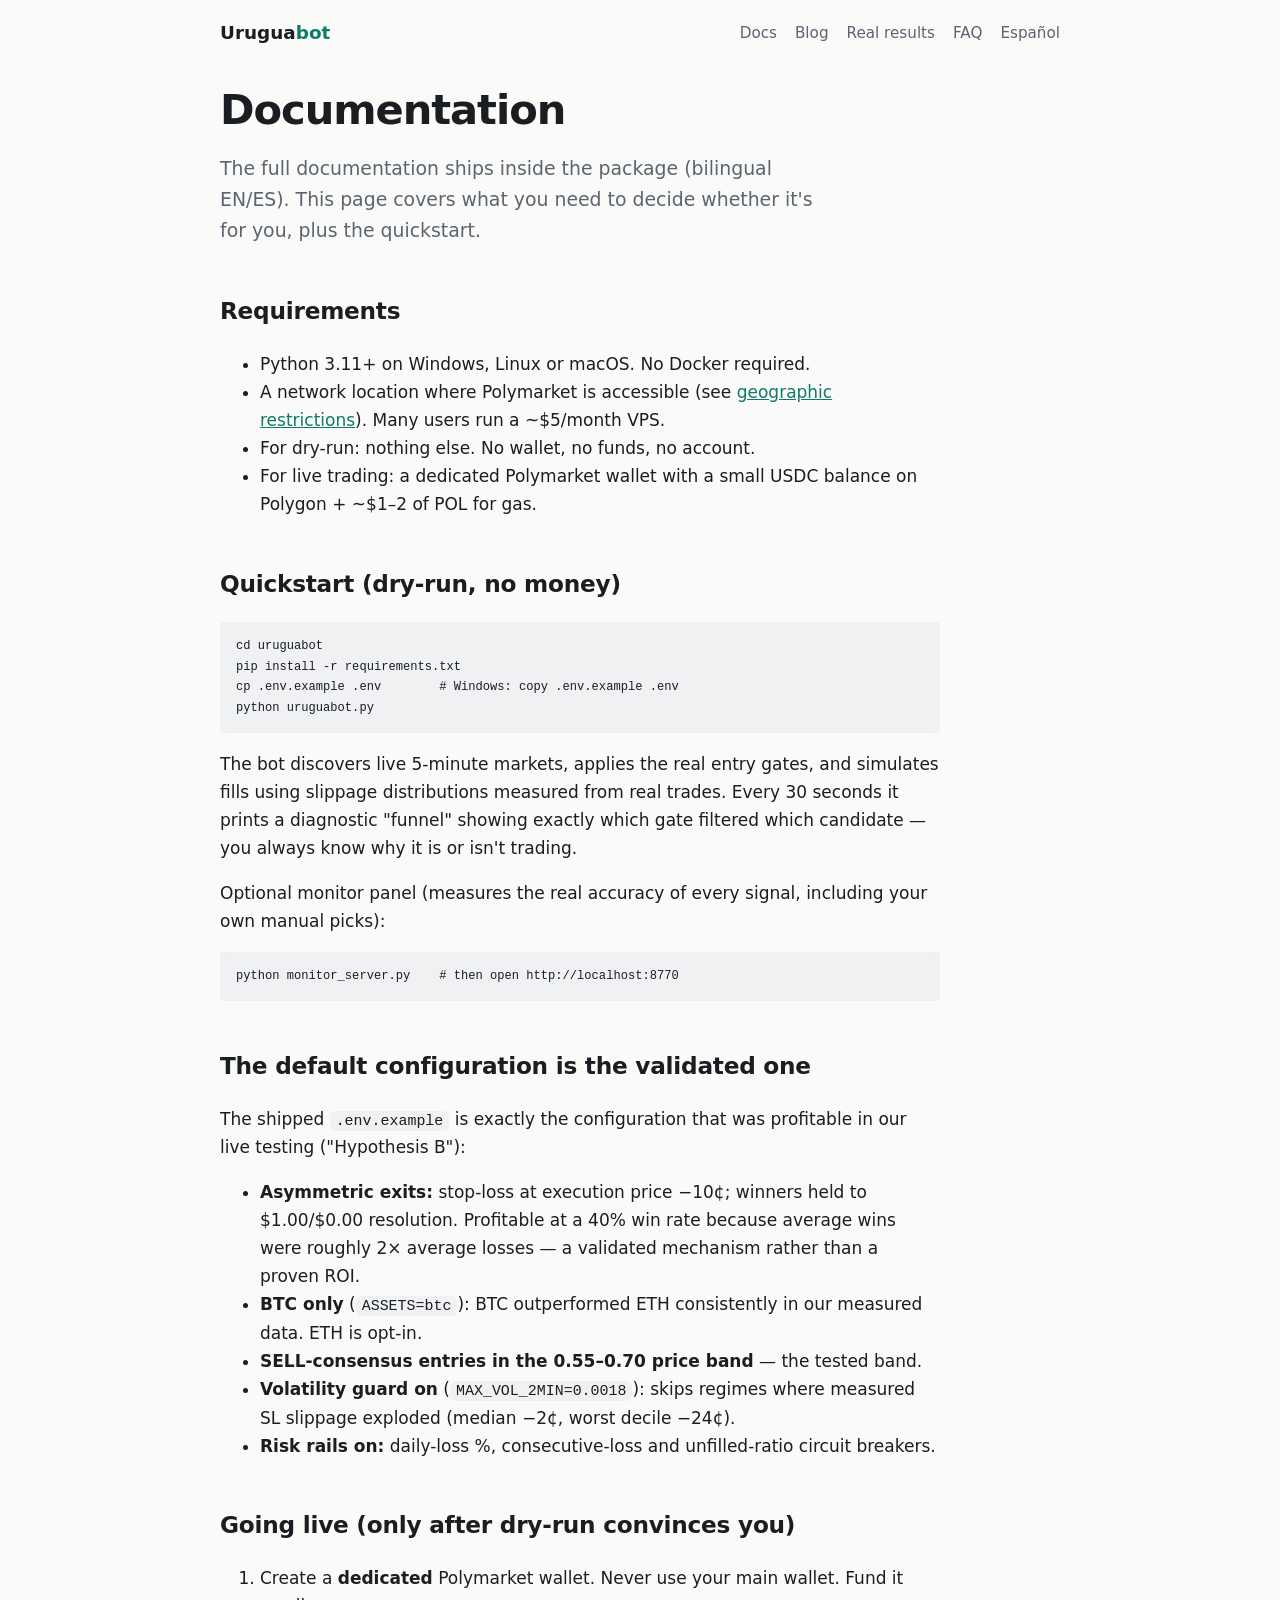
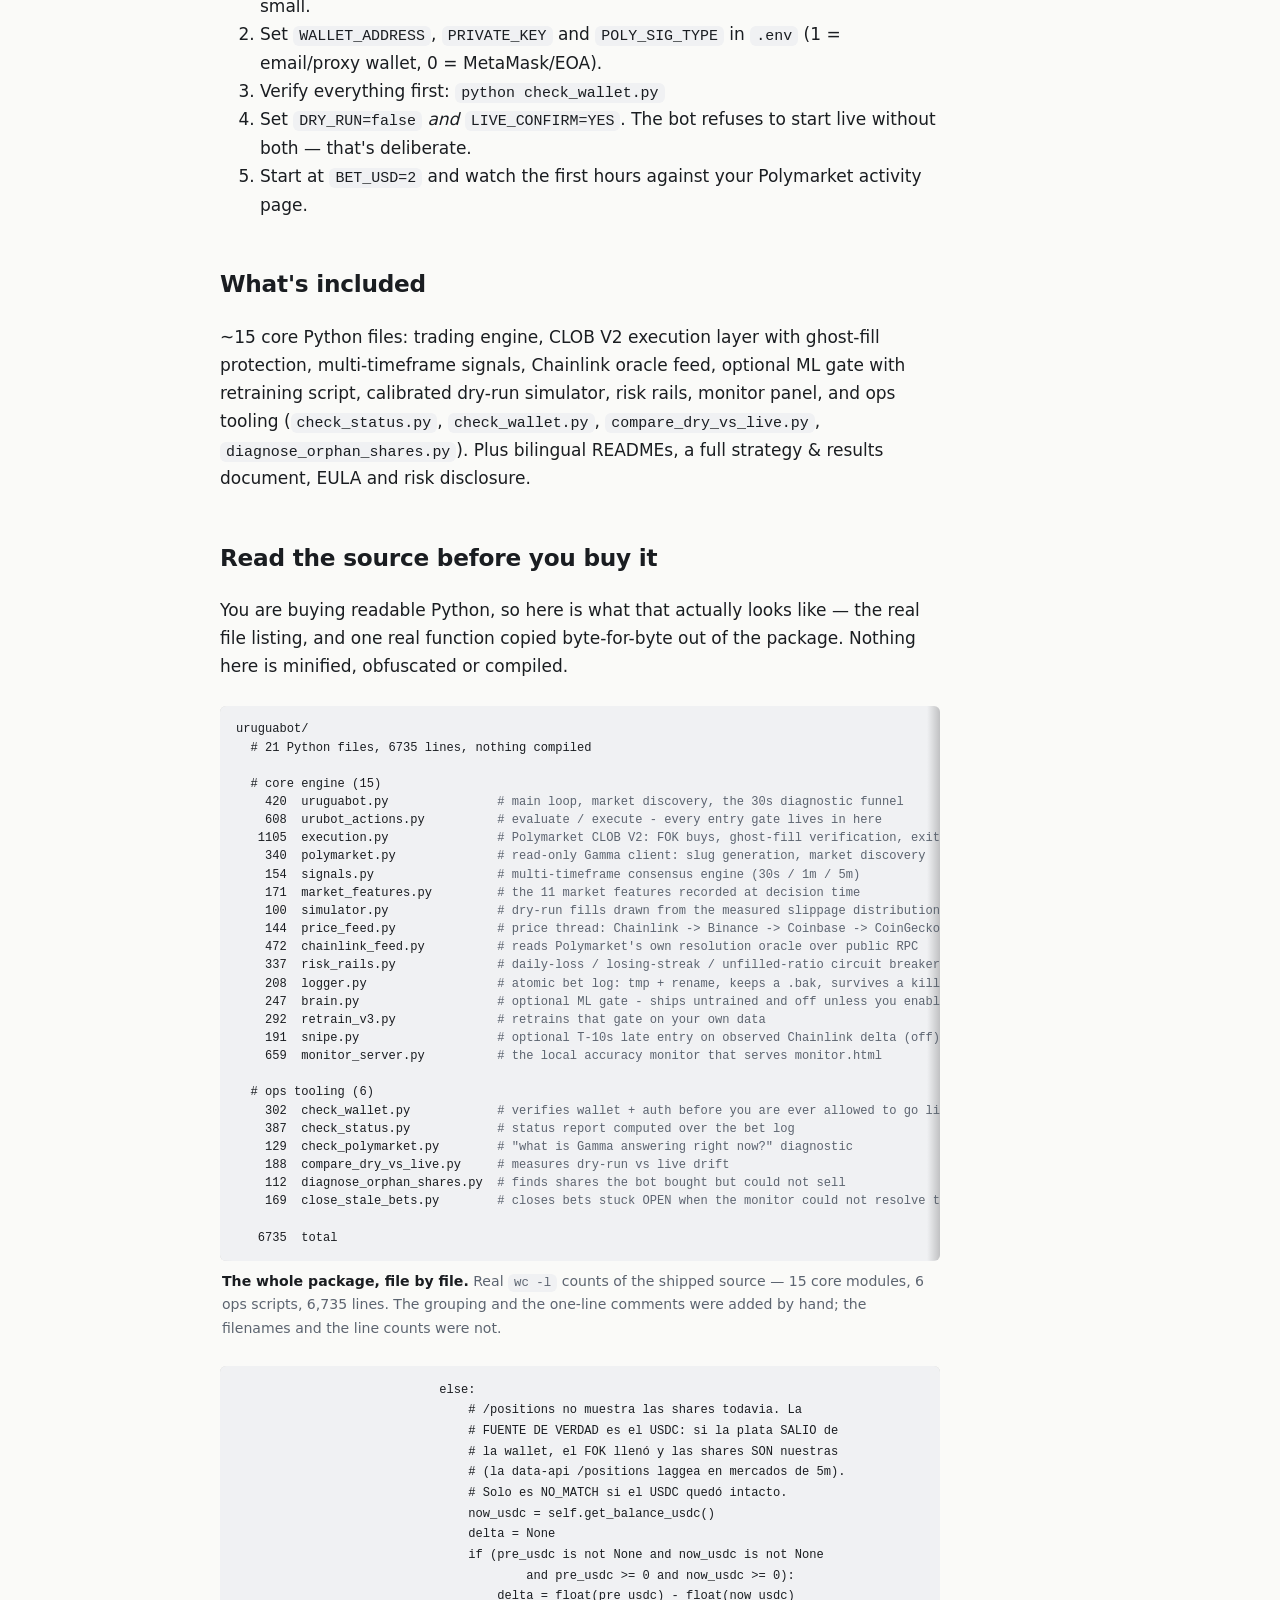
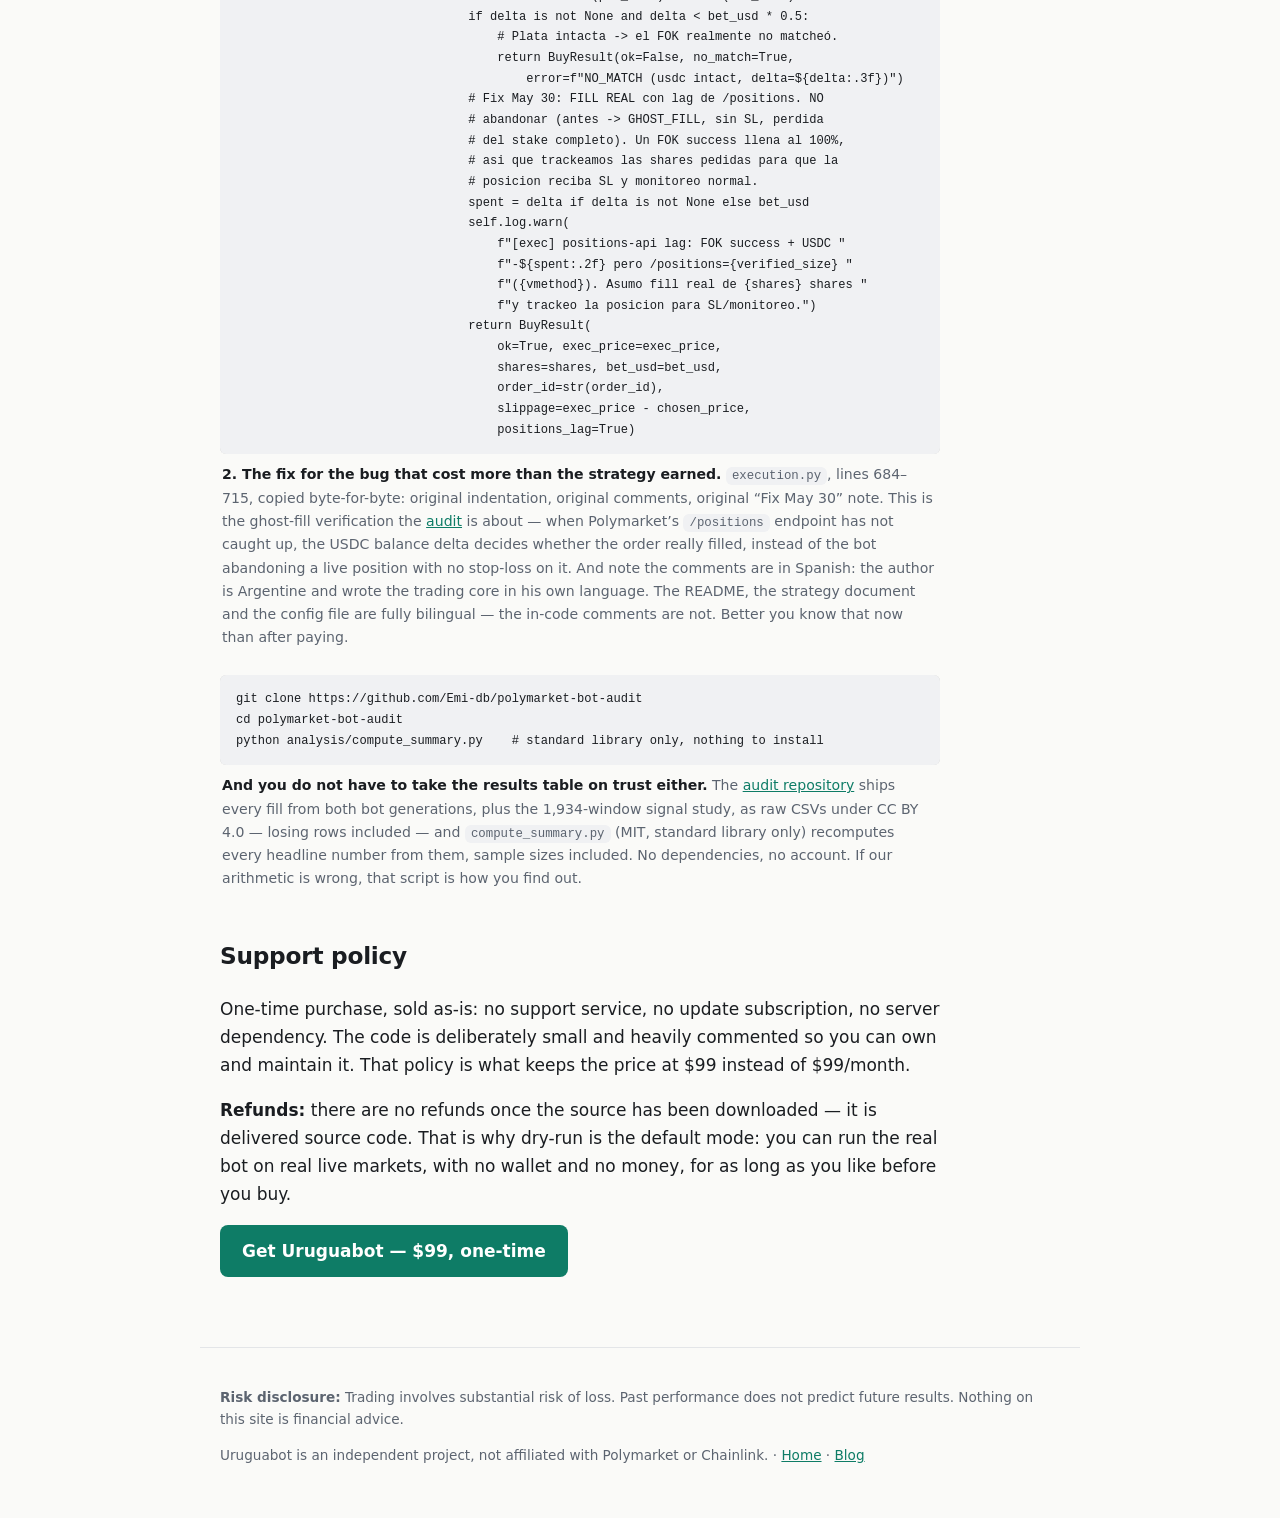
<file: docs.html>
<!DOCTYPE html>
<html lang="en">
<head>
<meta charset="utf-8">
<meta name="viewport" content="width=device-width, initial-scale=1">
<title>Uruguabot Docs — Setup, Configuration & Going Live</title>
<meta name="description" content="How to install and run Uruguabot: dry-run setup in 10 minutes, configuration reference, going live safely, and troubleshooting. No wallet needed for dry-run.">
<link rel="canonical" href="https://uruguabot.com/docs.html">
<link rel="alternate" hreflang="en" href="https://uruguabot.com/docs.html">
<link rel="alternate" hreflang="x-default" href="https://uruguabot.com/docs.html">
<link rel="stylesheet" href="/style.css">
<meta property="og:image" content="https://uruguabot.com/assets/uruguabot-banner.png">
<meta property="og:image:width" content="1280">
<meta property="og:image:height" content="720">
<meta name="twitter:card" content="summary_large_image">
<meta name="twitter:image" content="https://uruguabot.com/assets/uruguabot-banner.png">
<!-- Google tag (gtag.js) -->
<script async src="https://www.googletagmanager.com/gtag/js?id=G-V3J7Y0H3YW"></script>
<script>
  window.dataLayer = window.dataLayer || [];
  function gtag(){dataLayer.push(arguments);}
  gtag('js', new Date());
  gtag('config', 'G-V3J7Y0H3YW');
</script></head>
<body>
<header class="site">
  <a class="logo" href="/">Urugua<span>bot</span></a>
  <nav>
    <a href="/docs.html">Docs</a>
    <a href="/blog/">Blog</a>
    <a href="/#results">Real results</a>
    <a href="/#faq">FAQ</a>
    <a href="/es/">Español</a>
  </nav>
</header>
<main>
<article>
  <h1>Documentation</h1>
  <p class="lead">The full documentation ships inside the package (bilingual EN/ES). This page covers what you need to decide whether it's for you, plus the quickstart.</p>

  <h2>Requirements</h2>
  <ul>
    <li>Python 3.11+ on Windows, Linux or macOS. No Docker required.</li>
    <li>A network location where Polymarket is accessible (see <a href="/blog/how-to-automate-polymarket-trading-2026.html">geographic restrictions</a>). Many users run a ~$5/month VPS.</li>
    <li>For dry-run: nothing else. No wallet, no funds, no account.</li>
    <li>For live trading: a dedicated Polymarket wallet with a small USDC balance on Polygon + ~$1–2 of POL for gas.</li>
  </ul>

  <h2>Quickstart (dry-run, no money)</h2>
  <pre><code>cd uruguabot
pip install -r requirements.txt
cp .env.example .env        # Windows: copy .env.example .env
python uruguabot.py</code></pre>
  <p>The bot discovers live 5-minute markets, applies the real entry gates, and simulates fills using slippage distributions measured from real trades. Every 30 seconds it prints a diagnostic "funnel" showing exactly which gate filtered which candidate — you always know why it is or isn't trading.</p>
  <p>Optional monitor panel (measures the real accuracy of every signal, including your own manual picks):</p>
  <pre><code>python monitor_server.py    # then open http://localhost:8770</code></pre>

  <h2>The default configuration is the validated one</h2>
  <p>The shipped <code>.env.example</code> is exactly the configuration that was profitable in our live testing ("Hypothesis B"):</p>
  <ul>
    <li><strong>Asymmetric exits:</strong> stop-loss at execution price −10¢; winners held to $1.00/$0.00 resolution. Profitable at a 40% win rate because average wins were roughly 2× average losses &mdash; a validated mechanism rather than a proven ROI.</li>
    <li><strong>BTC only</strong> (<code>ASSETS=btc</code>): BTC outperformed ETH consistently in our measured data. ETH is opt-in.</li>
    <li><strong>SELL-consensus entries in the 0.55–0.70 price band</strong> — the tested band.</li>
    <li><strong>Volatility guard on</strong> (<code>MAX_VOL_2MIN=0.0018</code>): skips regimes where measured SL slippage exploded (median −2¢, worst decile −24¢).</li>
    <li><strong>Risk rails on:</strong> daily-loss %, consecutive-loss and unfilled-ratio circuit breakers.</li>
  </ul>

  <h2>Going live (only after dry-run convinces you)</h2>
  <ol>
    <li>Create a <strong>dedicated</strong> Polymarket wallet. Never use your main wallet. Fund it small.</li>
    <li>Set <code>WALLET_ADDRESS</code>, <code>PRIVATE_KEY</code> and <code>POLY_SIG_TYPE</code> in <code>.env</code> (1 = email/proxy wallet, 0 = MetaMask/EOA).</li>
    <li>Verify everything first: <code>python check_wallet.py</code></li>
    <li>Set <code>DRY_RUN=false</code> <em>and</em> <code>LIVE_CONFIRM=YES</code>. The bot refuses to start live without both — that's deliberate.</li>
    <li>Start at <code>BET_USD=2</code> and watch the first hours against your Polymarket activity page.</li>
  </ol>

  <h2>What's included</h2>
  <p>~15 core Python files: trading engine, CLOB V2 execution layer with ghost-fill protection, multi-timeframe signals, Chainlink oracle feed, optional ML gate with retraining script, calibrated dry-run simulator, risk rails, monitor panel, and ops tooling (<code>check_status.py</code>, <code>check_wallet.py</code>, <code>compare_dry_vs_live.py</code>, <code>diagnose_orphan_shares.py</code>). Plus bilingual READMEs, a full strategy &amp; results document, EULA and risk disclosure.</p>

  <h2 id="source">Read the source before you buy it</h2>
  <p>You are buying readable Python, so here is what that actually looks like &mdash; the real file listing, and one real function copied byte-for-byte out of the package. Nothing here is minified, obfuscated or compiled.</p>

  <figure class="codefig">
    <pre><code><span class="t-l"><span class="t-w">uruguabot/</span></span><span class="t-l"><span class="t-w">  # 21 Python files, 6735 lines, nothing compiled</span></span><span class="t-l"> </span><span class="t-l"><span class="t-w">  # core engine (15)</span></span><span class="t-l">    420  uruguabot.py<span class="t-p">               </span><span class="t-c"># main loop, market discovery, the 30s diagnostic funnel</span></span><span class="t-l">    608  urubot_actions.py<span class="t-p">          </span><span class="t-c"># evaluate / execute - every entry gate lives in here</span></span><span class="t-l">   1105  execution.py<span class="t-p">               </span><span class="t-c"># Polymarket CLOB V2: FOK buys, ghost-fill verification, exits</span></span><span class="t-l">    340  polymarket.py<span class="t-p">              </span><span class="t-c"># read-only Gamma client: slug generation, market discovery</span></span><span class="t-l">    154  signals.py<span class="t-p">                 </span><span class="t-c"># multi-timeframe consensus engine (30s / 1m / 5m)</span></span><span class="t-l">    171  market_features.py<span class="t-p">         </span><span class="t-c"># the 11 market features recorded at decision time</span></span><span class="t-l">    100  simulator.py<span class="t-p">               </span><span class="t-c"># dry-run fills drawn from the measured slippage distributions</span></span><span class="t-l">    144  price_feed.py<span class="t-p">              </span><span class="t-c"># price thread: Chainlink -&gt; Binance -&gt; Coinbase -&gt; CoinGecko</span></span><span class="t-l">    472  chainlink_feed.py<span class="t-p">          </span><span class="t-c"># reads Polymarket's own resolution oracle over public RPC</span></span><span class="t-l">    337  risk_rails.py<span class="t-p">              </span><span class="t-c"># daily-loss / losing-streak / unfilled-ratio circuit breakers</span></span><span class="t-l">    208  logger.py<span class="t-p">                  </span><span class="t-c"># atomic bet log: tmp + rename, keeps a .bak, survives a kill -9</span></span><span class="t-l">    247  brain.py<span class="t-p">                   </span><span class="t-c"># optional ML gate - ships untrained and off unless you enable it</span></span><span class="t-l">    292  retrain_v3.py<span class="t-p">              </span><span class="t-c"># retrains that gate on your own data</span></span><span class="t-l">    191  snipe.py<span class="t-p">                   </span><span class="t-c"># optional T-10s late entry on observed Chainlink delta (off)</span></span><span class="t-l">    659  monitor_server.py<span class="t-p">          </span><span class="t-c"># the local accuracy monitor that serves monitor.html</span></span><span class="t-l"> </span><span class="t-l"><span class="t-w">  # ops tooling (6)</span></span><span class="t-l">    302  check_wallet.py<span class="t-p">            </span><span class="t-c"># verifies wallet + auth before you are ever allowed to go live</span></span><span class="t-l">    387  check_status.py<span class="t-p">            </span><span class="t-c"># status report computed over the bet log</span></span><span class="t-l">    129  check_polymarket.py<span class="t-p">        </span><span class="t-c"># "what is Gamma answering right now?" diagnostic</span></span><span class="t-l">    188  compare_dry_vs_live.py<span class="t-p">     </span><span class="t-c"># measures dry-run vs live drift</span></span><span class="t-l">    112  diagnose_orphan_shares.py<span class="t-p">  </span><span class="t-c"># finds shares the bot bought but could not sell</span></span><span class="t-l">    169  close_stale_bets.py<span class="t-p">        </span><span class="t-c"># closes bets stuck OPEN when the monitor could not resolve them</span></span><span class="t-l"> </span><span class="t-l">   6735  total</span></code></pre>
    <figcaption><strong>The whole package, file by file.</strong> Real <code>wc -l</code> counts of the shipped source &mdash; 15 core modules, 6 ops scripts, 6,735 lines. The grouping and the one-line comments were added by hand; the filenames and the line counts were not.</figcaption>
  </figure>

    <figure class="codefig">
      <pre><code>                            else:
                                # /positions no muestra las shares todavia. La
                                # FUENTE DE VERDAD es el USDC: si la plata SALIO de
                                # la wallet, el FOK llenó y las shares SON nuestras
                                # (la data-api /positions laggea en mercados de 5m).
                                # Solo es NO_MATCH si el USDC quedó intacto.
                                now_usdc = self.get_balance_usdc()
                                delta = None
                                if (pre_usdc is not None and now_usdc is not None
                                        and pre_usdc &gt;= 0 and now_usdc &gt;= 0):
                                    delta = float(pre_usdc) - float(now_usdc)
                                if delta is not None and delta &lt; bet_usd * 0.5:
                                    # Plata intacta -&gt; el FOK realmente no matcheó.
                                    return BuyResult(ok=False, no_match=True,
                                        error=f"NO_MATCH (usdc intact, delta=${delta:.3f})")
                                # Fix May 30: FILL REAL con lag de /positions. NO
                                # abandonar (antes -&gt; GHOST_FILL, sin SL, perdida
                                # del stake completo). Un FOK success llena al 100%,
                                # asi que trackeamos las shares pedidas para que la
                                # posicion reciba SL y monitoreo normal.
                                spent = delta if delta is not None else bet_usd
                                self.log.warn(
                                    f"[exec] positions-api lag: FOK success + USDC "
                                    f"-${spent:.2f} pero /positions={verified_size} "
                                    f"({vmethod}). Asumo fill real de {shares} shares "
                                    f"y trackeo la posicion para SL/monitoreo.")
                                return BuyResult(
                                    ok=True, exec_price=exec_price,
                                    shares=shares, bet_usd=bet_usd,
                                    order_id=str(order_id),
                                    slippage=exec_price - chosen_price,
                                    positions_lag=True)</code></pre>
      <figcaption><strong>2. The fix for the bug that cost more than the strategy earned.</strong> <code>execution.py</code>, lines 684&ndash;715, copied byte-for-byte: original indentation, original comments, original &ldquo;Fix May 30&rdquo; note. This is the ghost-fill verification the <a href="/blog/we-lost-270-building-a-polymarket-bot.html">audit</a> is about &mdash; when Polymarket&rsquo;s <code>/positions</code> endpoint has not caught up, the USDC balance delta decides whether the order really filled, instead of the bot abandoning a live position with no stop-loss on it. And note the comments are in Spanish: the author is Argentine and wrote the trading core in his own language. The README, the strategy document and the config file are fully bilingual &mdash; the in-code comments are not. Better you know that now than after paying.</figcaption>
    </figure>
    <figure class="codefig">
      <pre><code>git clone https://github.com/Emi-db/polymarket-bot-audit
cd polymarket-bot-audit
python analysis/compute_summary.py    # standard library only, nothing to install</code></pre>
      <figcaption><strong>And you do not have to take the results table on trust either.</strong> The <a href="https://github.com/Emi-db/polymarket-bot-audit" rel="noopener">audit repository</a> ships every fill from both bot generations, plus the 1,934-window signal study, as raw CSVs under CC BY 4.0 &mdash; losing rows included &mdash; and <code>compute_summary.py</code> (MIT, standard library only) recomputes every headline number from them, sample sizes included. No dependencies, no account. If our arithmetic is wrong, that script is how you find out.</figcaption>
    </figure>

  <h2>Support policy</h2>
  <p>One-time purchase, sold as-is: no support service, no update subscription, no server dependency. The code is deliberately small and heavily commented so you can own and maintain it. That policy is what keeps the price at $99 instead of $99/month.</p>
  <p><strong>Refunds:</strong> there are no refunds once the source has been downloaded &mdash; it is delivered source code. That is why dry-run is the default mode: you can run the real bot on real live markets, with no wallet and no money, for as long as you like before you buy.</p>

  <p><a class="btn" href="https://whop.com/uruguabot/uruguabot-full-source-code?utm_source=uruguabot&amp;utm_content=docs" rel="noopener" onclick="if(typeof gtag==='function'){gtag('event','checkout_click',{cta_location:'docs'});}" data-goatcounter-click="checkout-docs">Get Uruguabot — $99, one-time</a></p>
</article>
</main>
<footer class="site">
  <p><strong>Risk disclosure:</strong> Trading involves substantial risk of loss. Past performance does not predict future results. Nothing on this site is financial advice.</p>
  <p>Uruguabot is an independent project, not affiliated with Polymarket or Chainlink. · <a href="/">Home</a> · <a href="/blog/">Blog</a></p>
</footer>
<script data-goatcounter="https://uruguabot.goatcounter.com/count" async src="//gc.zgo.at/count.js"></script>
</body>
</html>
</file>
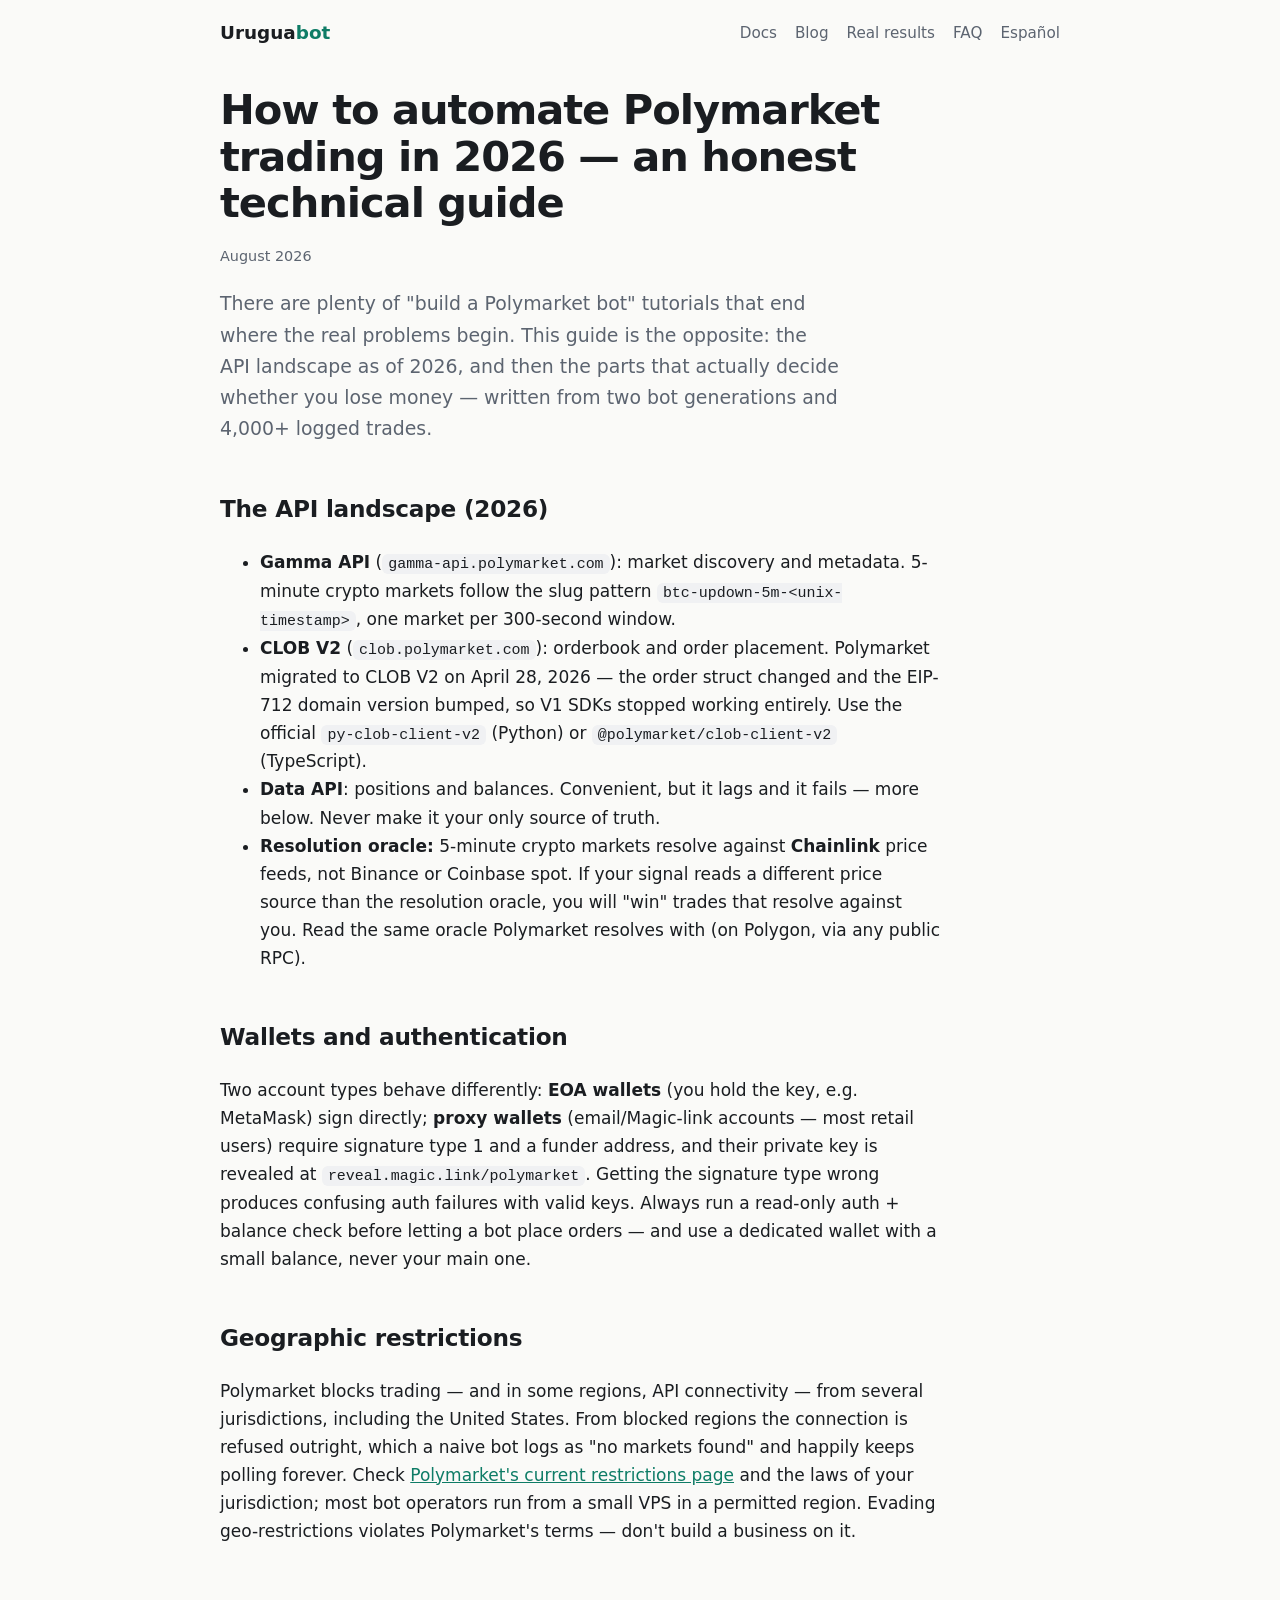
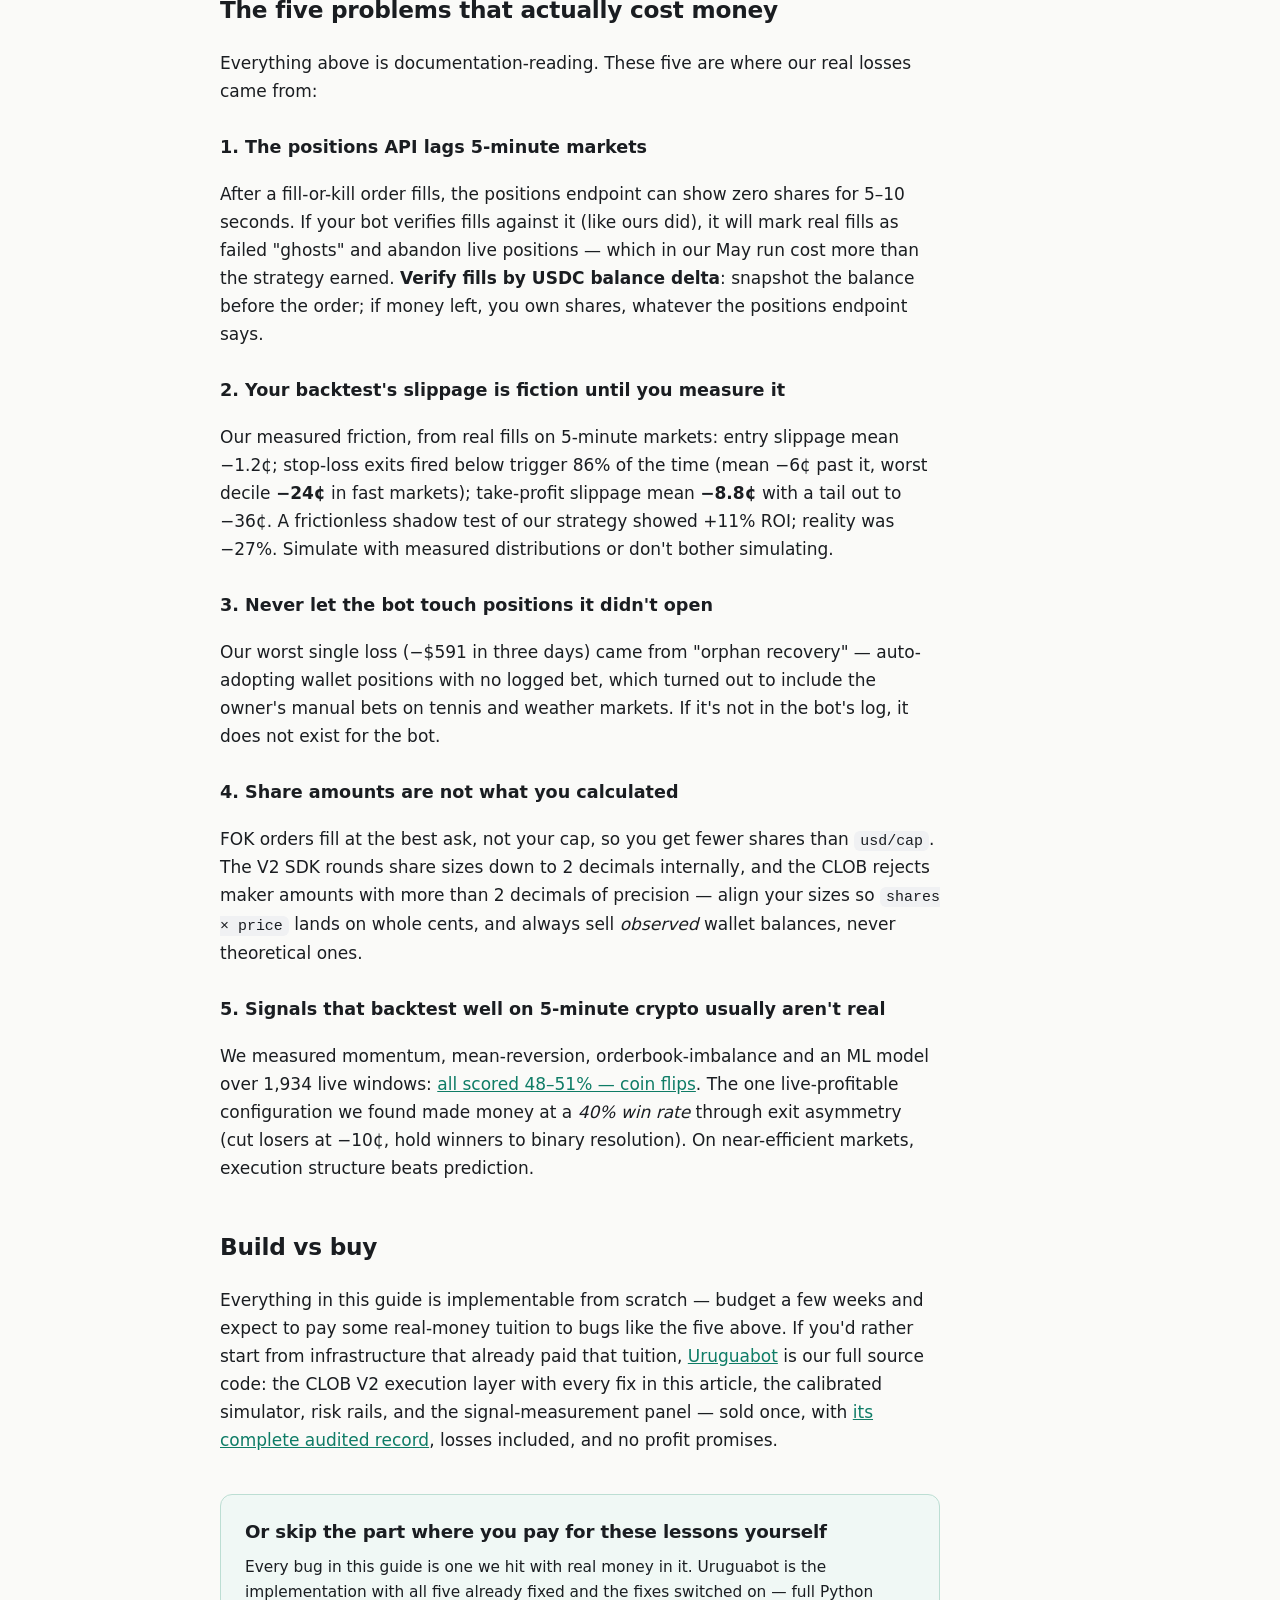
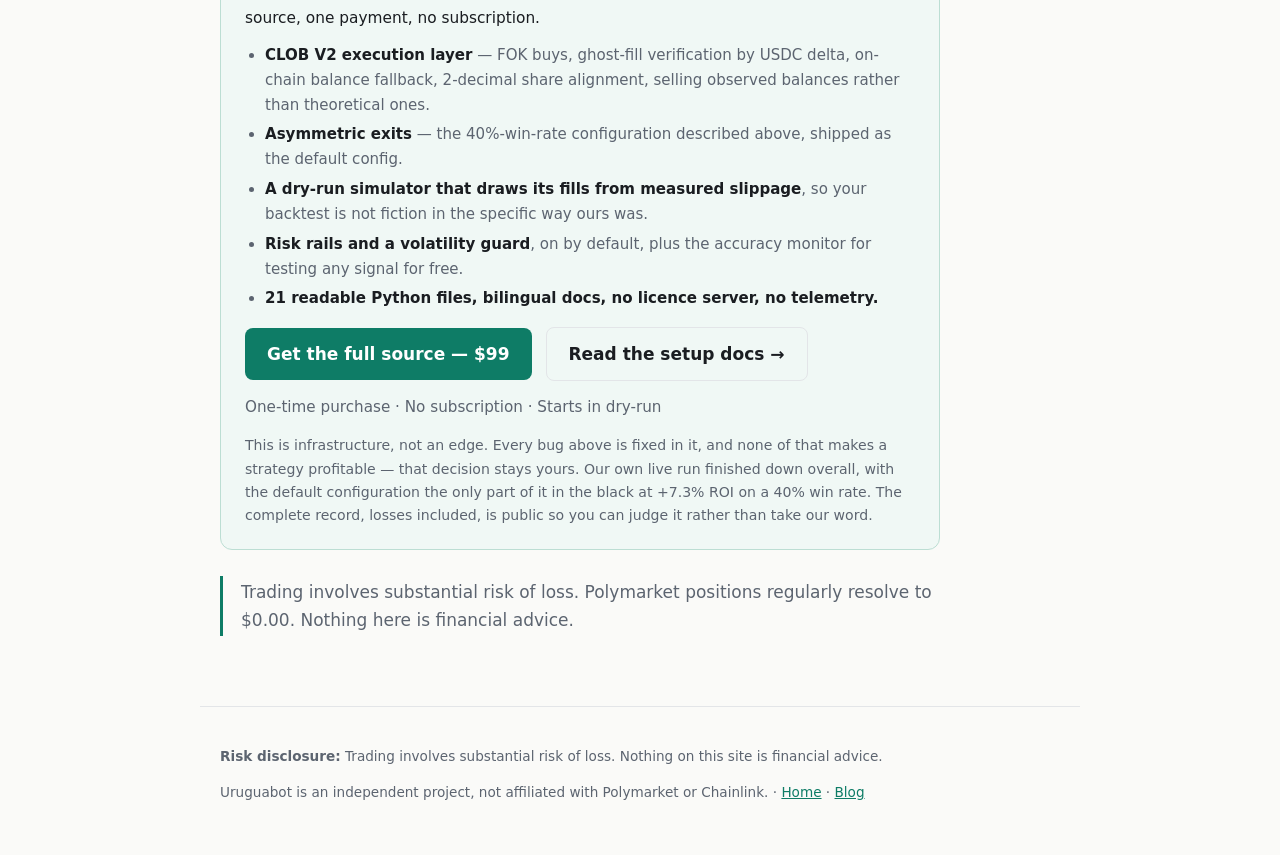
<file: blog/how-to-automate-polymarket-trading-2026.html>
<!DOCTYPE html>
<html lang="en">
<head>
<meta charset="utf-8">
<meta name="viewport" content="width=device-width, initial-scale=1">
<title>How to Automate Polymarket Trading in 2026 — An Honest Technical Guide</title>
<meta name="description" content="Building a Polymarket trading bot in 2026: CLOB V2 APIs, proxy wallet auth, geographic restrictions, the positions-API lag, real slippage numbers, and the execution bugs that actually cost money.">
<link rel="canonical" href="https://uruguabot.com/blog/how-to-automate-polymarket-trading-2026.html">
<link rel="alternate" hreflang="en" href="https://uruguabot.com/blog/how-to-automate-polymarket-trading-2026.html">
<link rel="alternate" hreflang="x-default" href="https://uruguabot.com/blog/how-to-automate-polymarket-trading-2026.html">
<link rel="stylesheet" href="/style.css">
<meta property="og:type" content="article">
<meta property="og:title" content="How to Automate Polymarket Trading in 2026 — An Honest Technical Guide">
<meta property="og:description" content="CLOB V2, proxy wallets, geo-restrictions, real slippage numbers, and the bugs that cost real money.">
<script type="application/ld+json">
{
  "@context": "https://schema.org",
  "@type": "Article",
  "headline": "How to Automate Polymarket Trading in 2026 — An Honest Technical Guide",
  "datePublished": "2026-08-11",
  "author": {"@type": "Organization", "name": "Uruguabot"},
  "publisher": {"@type": "Organization", "name": "Uruguabot"},
  "mainEntityOfPage": "https://uruguabot.com/blog/how-to-automate-polymarket-trading-2026.html",
  "description": "Technical guide to building a Polymarket trading bot in 2026: CLOB V2 SDK, proxy wallet authentication, geographic restrictions, positions-API lag, and empirically measured slippage."
}
</script>
<meta property="og:image" content="https://uruguabot.com/assets/uruguabot-banner.png">
<meta property="og:image:width" content="1280">
<meta property="og:image:height" content="720">
<meta name="twitter:card" content="summary_large_image">
<meta name="twitter:image" content="https://uruguabot.com/assets/uruguabot-banner.png">
<!-- Google tag (gtag.js) -->
<script async src="https://www.googletagmanager.com/gtag/js?id=G-V3J7Y0H3YW"></script>
<script>
  window.dataLayer = window.dataLayer || [];
  function gtag(){dataLayer.push(arguments);}
  gtag('js', new Date());
  gtag('config', 'G-V3J7Y0H3YW');
</script></head>
<body>
<header class="site">
  <a class="logo" href="/">Urugua<span>bot</span></a>
  <nav>
    <a href="/docs.html">Docs</a>
    <a href="/blog/">Blog</a>
    <a href="/#results">Real results</a>
    <a href="/#faq">FAQ</a>
    <a href="/es/">Español</a>
  </nav>
</header>
<main>
<article>
  <h1>How to automate Polymarket trading in 2026 — an honest technical guide</h1>
  <time datetime="2026-08-11">August 2026</time>

  <p class="lead">There are plenty of "build a Polymarket bot" tutorials that end where the real problems begin. This guide is the opposite: the API landscape as of 2026, and then the parts that actually decide whether you lose money — written from two bot generations and 4,000+ logged trades.</p>

  <h2>The API landscape (2026)</h2>
  <ul>
    <li><strong>Gamma API</strong> (<code>gamma-api.polymarket.com</code>): market discovery and metadata. 5-minute crypto markets follow the slug pattern <code>btc-updown-5m-&lt;unix-timestamp&gt;</code>, one market per 300-second window.</li>
    <li><strong>CLOB V2</strong> (<code>clob.polymarket.com</code>): orderbook and order placement. Polymarket migrated to CLOB V2 on April 28, 2026 — the order struct changed and the EIP-712 domain version bumped, so V1 SDKs stopped working entirely. Use the official <code>py-clob-client-v2</code> (Python) or <code>@polymarket/clob-client-v2</code> (TypeScript).</li>
    <li><strong>Data API</strong>: positions and balances. Convenient, but it lags and it fails — more below. Never make it your only source of truth.</li>
    <li><strong>Resolution oracle:</strong> 5-minute crypto markets resolve against <strong>Chainlink</strong> price feeds, not Binance or Coinbase spot. If your signal reads a different price source than the resolution oracle, you will "win" trades that resolve against you. Read the same oracle Polymarket resolves with (on Polygon, via any public RPC).</li>
  </ul>

  <h2>Wallets and authentication</h2>
  <p>Two account types behave differently: <strong>EOA wallets</strong> (you hold the key, e.g. MetaMask) sign directly; <strong>proxy wallets</strong> (email/Magic-link accounts — most retail users) require signature type 1 and a funder address, and their private key is revealed at <code>reveal.magic.link/polymarket</code>. Getting the signature type wrong produces confusing auth failures with valid keys. Always run a read-only auth + balance check before letting a bot place orders — and use a dedicated wallet with a small balance, never your main one.</p>

  <h2>Geographic restrictions</h2>
  <p>Polymarket blocks trading — and in some regions, API connectivity — from several jurisdictions, including the United States. From blocked regions the connection is refused outright, which a naive bot logs as "no markets found" and happily keeps polling forever. Check <a href="https://help.polymarket.com/en/articles/13364163-geographic-restrictions" rel="nofollow">Polymarket's current restrictions page</a> and the laws of your jurisdiction; most bot operators run from a small VPS in a permitted region. Evading geo-restrictions violates Polymarket's terms — don't build a business on it.</p>

  <h2>The five problems that actually cost money</h2>
  <p>Everything above is documentation-reading. These five are where our real losses came from:</p>

  <h3>1. The positions API lags 5-minute markets</h3>
  <p>After a fill-or-kill order fills, the positions endpoint can show zero shares for 5–10 seconds. If your bot verifies fills against it (like ours did), it will mark real fills as failed "ghosts" and abandon live positions — which in our May run cost more than the strategy earned. <strong>Verify fills by USDC balance delta</strong>: snapshot the balance before the order; if money left, you own shares, whatever the positions endpoint says.</p>

  <h3>2. Your backtest's slippage is fiction until you measure it</h3>
  <p>Our measured friction, from real fills on 5-minute markets: entry slippage mean −1.2¢; stop-loss exits fired below trigger 86% of the time (mean −6¢ past it, worst decile <strong>−24¢</strong> in fast markets); take-profit slippage mean <strong>−8.8¢</strong> with a tail out to −36¢. A frictionless shadow test of our strategy showed +11% ROI; reality was −27%. Simulate with measured distributions or don't bother simulating.</p>

  <h3>3. Never let the bot touch positions it didn't open</h3>
  <p>Our worst single loss (−$591 in three days) came from "orphan recovery" — auto-adopting wallet positions with no logged bet, which turned out to include the owner's manual bets on tennis and weather markets. If it's not in the bot's log, it does not exist for the bot.</p>

  <h3>4. Share amounts are not what you calculated</h3>
  <p>FOK orders fill at the best ask, not your cap, so you get fewer shares than <code>usd/cap</code>. The V2 SDK rounds share sizes down to 2 decimals internally, and the CLOB rejects maker amounts with more than 2 decimals of precision — align your sizes so <code>shares × price</code> lands on whole cents, and always sell <em>observed</em> wallet balances, never theoretical ones.</p>

  <h3>5. Signals that backtest well on 5-minute crypto usually aren't real</h3>
  <p>We measured momentum, mean-reversion, orderbook-imbalance and an ML model over 1,934 live windows: <a href="/blog/human-vs-bot-polymarket-accuracy.html">all scored 48–51% — coin flips</a>. The one live-profitable configuration we found made money at a <em>40% win rate</em> through exit asymmetry (cut losers at −10¢, hold winners to binary resolution). On near-efficient markets, execution structure beats prediction.</p>

  <h2>Build vs buy</h2>
  <p>Everything in this guide is implementable from scratch — budget a few weeks and expect to pay some real-money tuition to bugs like the five above. If you'd rather start from infrastructure that already paid that tuition, <a href="/">Uruguabot</a> is our full source code: the CLOB V2 execution layer with every fix in this article, the calibrated simulator, risk rails, and the signal-measurement panel — sold once, with <a href="/blog/we-lost-270-building-a-polymarket-bot.html">its complete audited record</a>, losses included, and no profit promises.</p>

  <div class="offer">
    <h3>Or skip the part where you pay for these lessons yourself</h3>
    <p>Every bug in this guide is one we hit with real money in it. Uruguabot is the implementation with all five already fixed and the fixes switched on &mdash; full Python source, one payment, no subscription.</p>
    <ul>
      <li><strong>CLOB V2 execution layer</strong> &mdash; FOK buys, ghost-fill verification by USDC delta, on-chain balance fallback, 2-decimal share alignment, selling observed balances rather than theoretical ones.</li>
      <li><strong>Asymmetric exits</strong> &mdash; the 40%-win-rate configuration described above, shipped as the default config.</li>
      <li><strong>A dry-run simulator that draws its fills from measured slippage</strong>, so your backtest is not fiction in the specific way ours was.</li>
      <li><strong>Risk rails and a volatility guard</strong>, on by default, plus the accuracy monitor for testing any signal for free.</li>
      <li><strong>21 readable Python files, bilingual docs, no licence server, no telemetry.</strong></li>
    </ul>
    <div class="cta-row">
      <a class="btn" href="https://whop.com/uruguabot/uruguabot-full-source-code?utm_source=uruguabot&amp;utm_content=post_technical_guide" rel="noopener" onclick="if(typeof gtag==='function'){gtag('event','checkout_click',{cta_location:'post_technical_guide'});}" data-goatcounter-click="checkout-post_technical_guide">Get the full source &mdash; $99</a>
      <a class="btn secondary" href="/docs.html">Read the setup docs &rarr;</a>
      <span class="price">One-time purchase &middot; No subscription &middot; Starts in dry-run</span>
    </div>
    <p class="qualifier">This is infrastructure, not an edge. Every bug above is fixed in it, and none of that makes a strategy profitable &mdash; that decision stays yours. Our own live run finished down overall, with the default configuration the only part of it in the black at +7.3% ROI on a 40% win rate. The complete record, losses included, is public so you can judge it rather than take our word.</p>
  </div>

  <blockquote>Trading involves substantial risk of loss. Polymarket positions regularly resolve to $0.00. Nothing here is financial advice.</blockquote>
</article>
</main>
<footer class="site">
  <p><strong>Risk disclosure:</strong> Trading involves substantial risk of loss. Nothing on this site is financial advice.</p>
  <p>Uruguabot is an independent project, not affiliated with Polymarket or Chainlink. · <a href="/">Home</a> · <a href="/blog/">Blog</a></p>
</footer>
<script data-goatcounter="https://uruguabot.goatcounter.com/count" async src="//gc.zgo.at/count.js"></script>
</body>
</html>
</file>
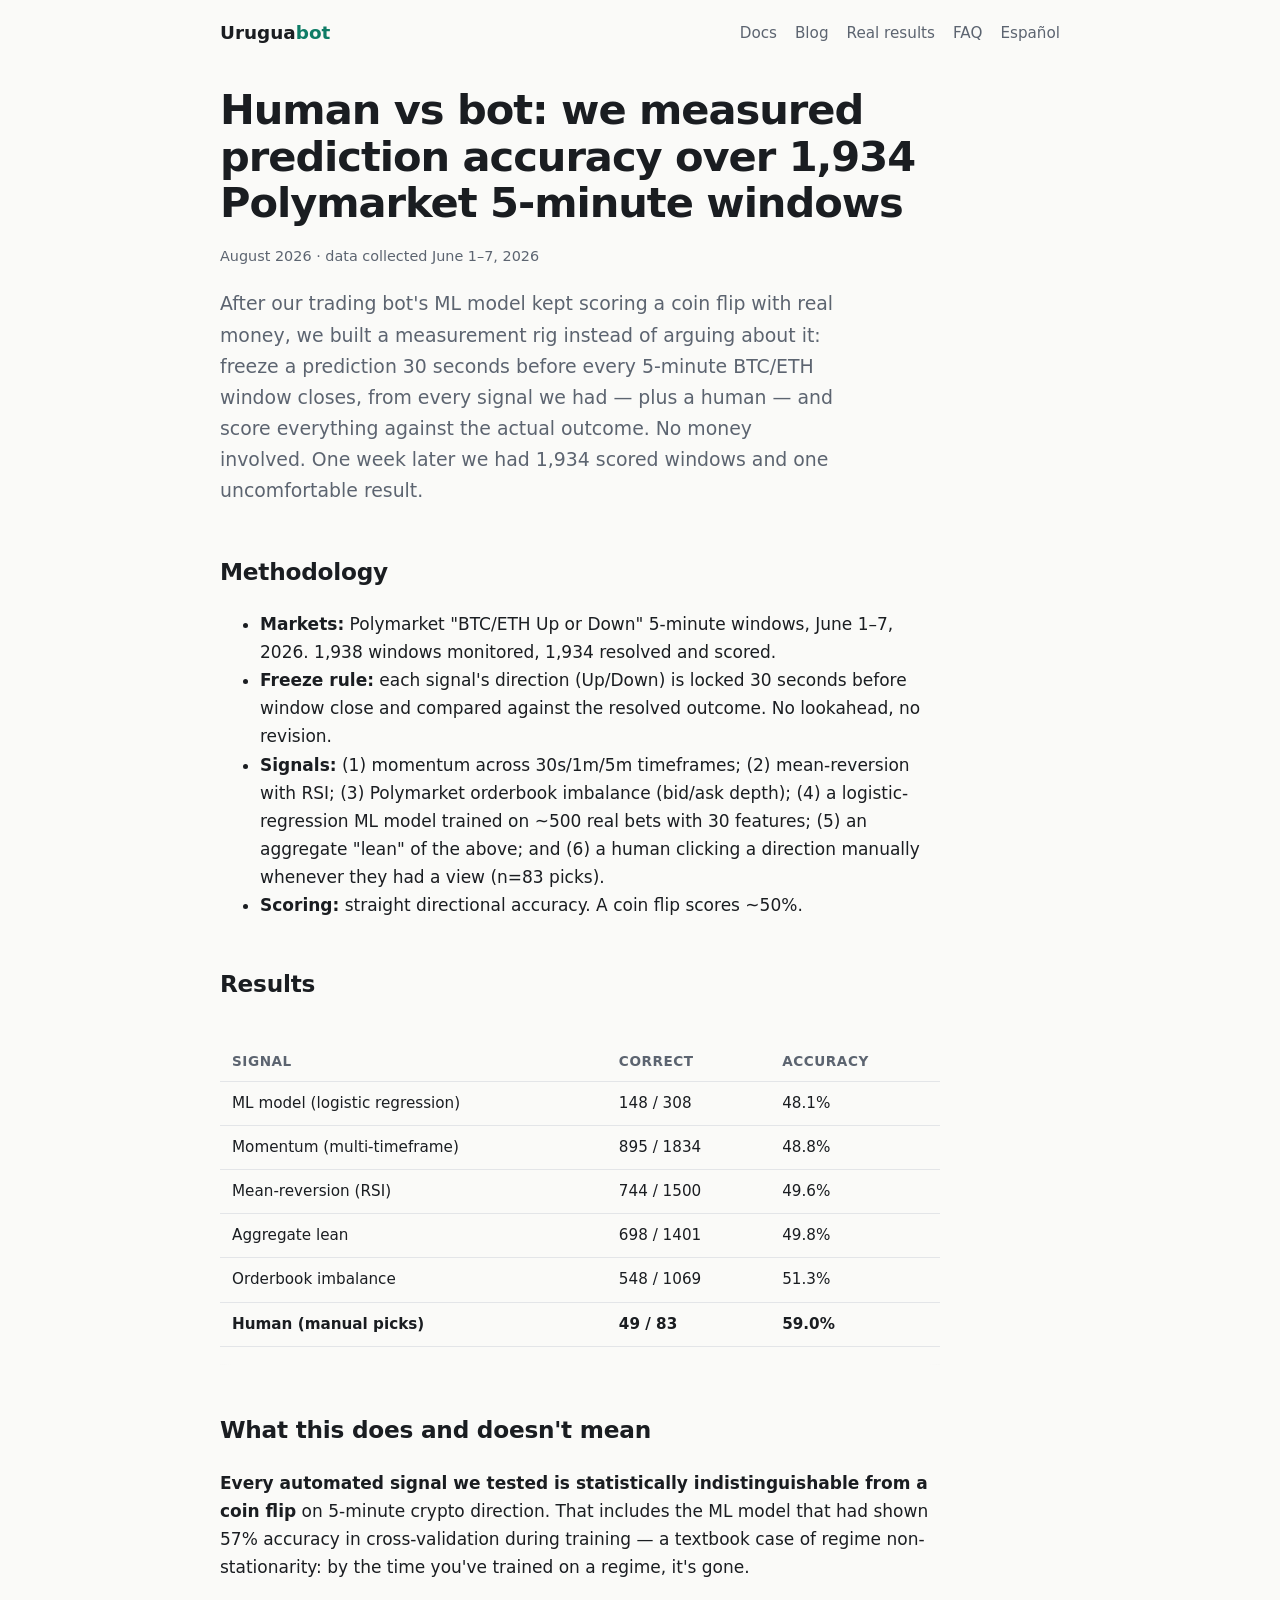
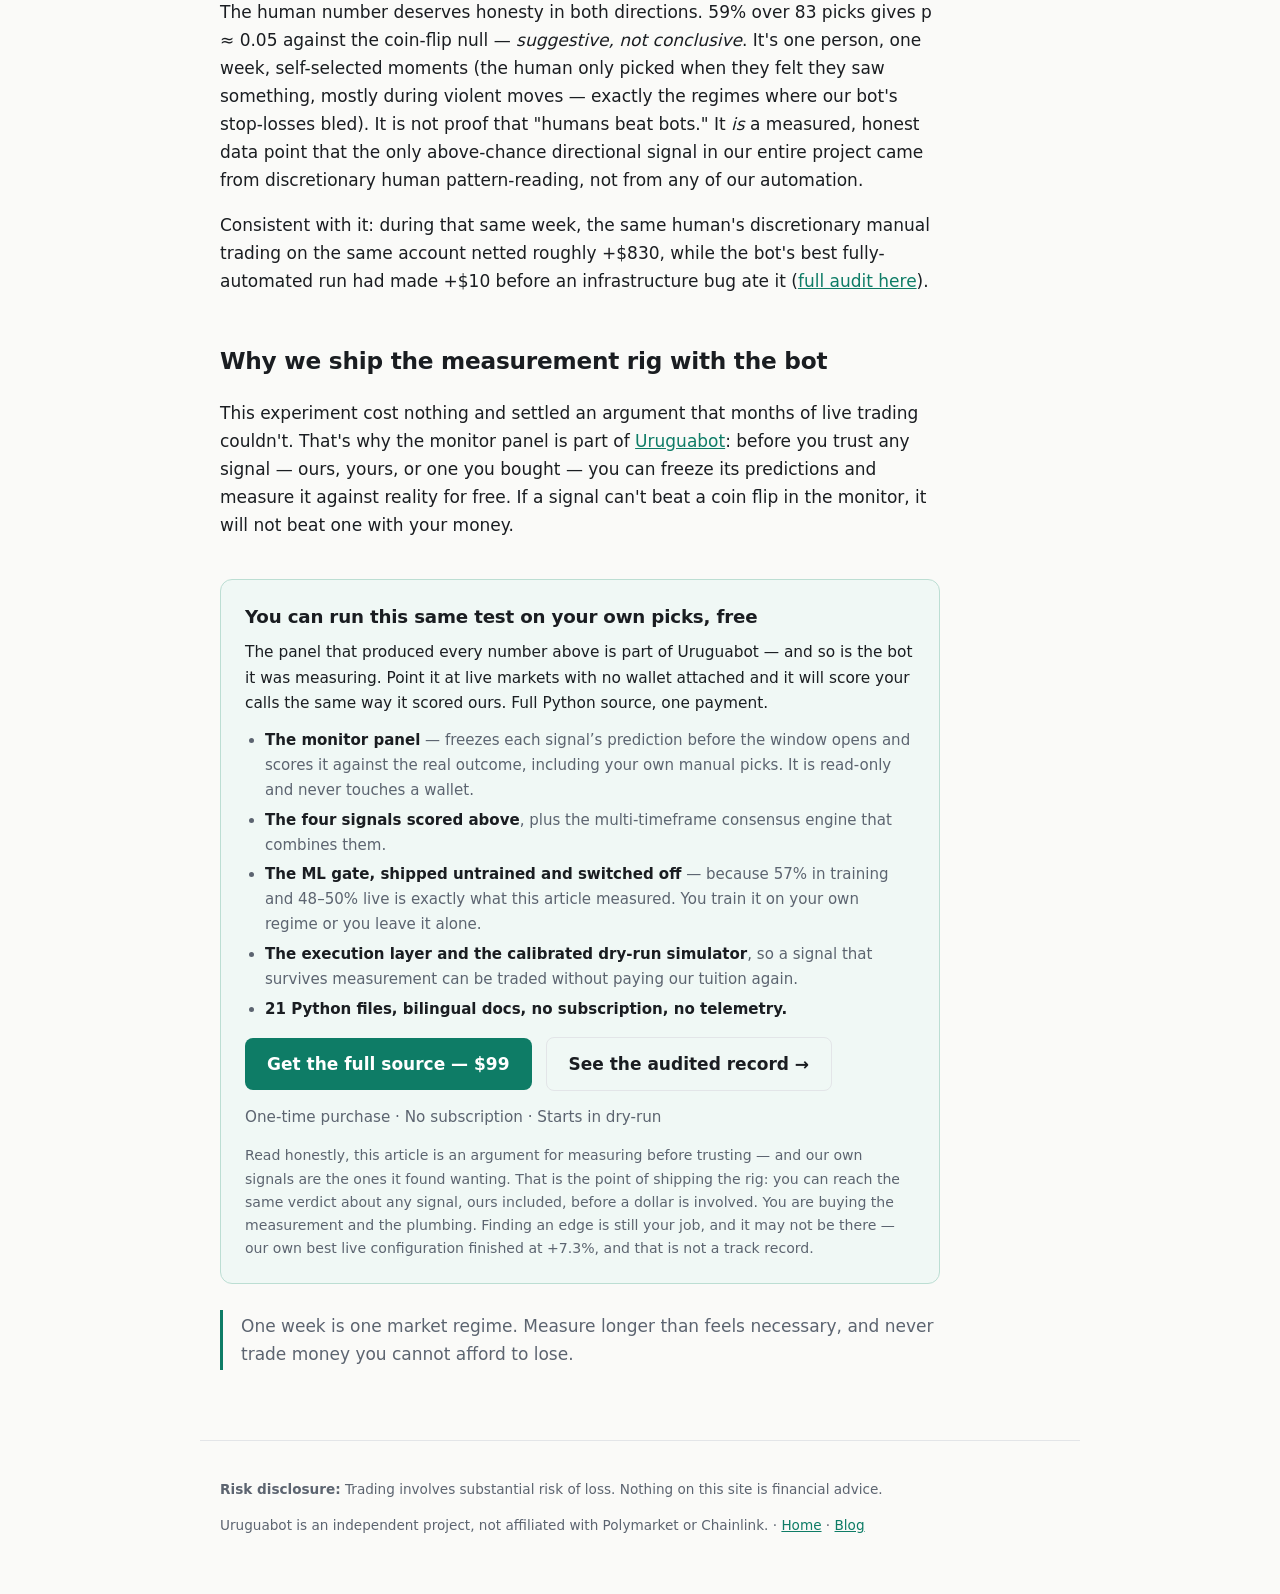
<file: blog/human-vs-bot-polymarket-accuracy.html>
<!DOCTYPE html>
<html lang="en">
<head>
<meta charset="utf-8">
<meta name="viewport" content="width=device-width, initial-scale=1">
<title>Human vs Bot: We Measured Prediction Accuracy Over 1,934 Polymarket 5-Minute Windows</title>
<meta name="description" content="One week, 1,934 Polymarket BTC/ETH 5-minute windows: momentum, mean-reversion, orderbook imbalance and an ML model all scored ~48-51% (coin flip). A human's manual picks scored 59%. Full methodology and data.">
<link rel="canonical" href="https://uruguabot.com/blog/human-vs-bot-polymarket-accuracy.html">
<link rel="alternate" hreflang="en" href="https://uruguabot.com/blog/human-vs-bot-polymarket-accuracy.html">
<link rel="alternate" hreflang="x-default" href="https://uruguabot.com/blog/human-vs-bot-polymarket-accuracy.html">
<link rel="stylesheet" href="/style.css">
<meta property="og:type" content="article">
<meta property="og:title" content="Human vs Bot: Prediction Accuracy Over 1,934 Polymarket Windows">
<meta property="og:description" content="Every automated signal was a coin flip. The human hit 59%. Full data.">
<script type="application/ld+json">
{
  "@context": "https://schema.org",
  "@type": "Article",
  "headline": "Human vs Bot: We Measured Prediction Accuracy Over 1,934 Polymarket 5-Minute Windows",
  "datePublished": "2026-08-11",
  "author": {"@type": "Organization", "name": "Uruguabot"},
  "publisher": {"@type": "Organization", "name": "Uruguabot"},
  "mainEntityOfPage": "https://uruguabot.com/blog/human-vs-bot-polymarket-accuracy.html",
  "description": "A one-week measurement of four automated trading signals versus human manual picks on Polymarket 5-minute markets. Automated signals scored 48-51%; the human scored 59% over 83 picks."
}
</script>
<meta property="og:image" content="https://uruguabot.com/assets/uruguabot-banner.png">
<meta property="og:image:width" content="1280">
<meta property="og:image:height" content="720">
<meta name="twitter:card" content="summary_large_image">
<meta name="twitter:image" content="https://uruguabot.com/assets/uruguabot-banner.png">
<!-- Google tag (gtag.js) -->
<script async src="https://www.googletagmanager.com/gtag/js?id=G-V3J7Y0H3YW"></script>
<script>
  window.dataLayer = window.dataLayer || [];
  function gtag(){dataLayer.push(arguments);}
  gtag('js', new Date());
  gtag('config', 'G-V3J7Y0H3YW');
</script></head>
<body>
<header class="site">
  <a class="logo" href="/">Urugua<span>bot</span></a>
  <nav>
    <a href="/docs.html">Docs</a>
    <a href="/blog/">Blog</a>
    <a href="/#results">Real results</a>
    <a href="/#faq">FAQ</a>
    <a href="/es/">Español</a>
  </nav>
</header>
<main>
<article>
  <h1>Human vs bot: we measured prediction accuracy over 1,934 Polymarket 5-minute windows</h1>
  <time datetime="2026-08-11">August 2026 · data collected June 1–7, 2026</time>

  <p class="lead">After our trading bot's ML model kept scoring a coin flip with real money, we built a measurement rig instead of arguing about it: freeze a prediction 30 seconds before every 5-minute BTC/ETH window closes, from every signal we had — plus a human — and score everything against the actual outcome. No money involved. One week later we had 1,934 scored windows and one uncomfortable result.</p>

  <h2>Methodology</h2>
  <ul>
    <li><strong>Markets:</strong> Polymarket "BTC/ETH Up or Down" 5-minute windows, June 1–7, 2026. 1,938 windows monitored, 1,934 resolved and scored.</li>
    <li><strong>Freeze rule:</strong> each signal's direction (Up/Down) is locked 30 seconds before window close and compared against the resolved outcome. No lookahead, no revision.</li>
    <li><strong>Signals:</strong> (1) momentum across 30s/1m/5m timeframes; (2) mean-reversion with RSI; (3) Polymarket orderbook imbalance (bid/ask depth); (4) a logistic-regression ML model trained on ~500 real bets with 30 features; (5) an aggregate "lean" of the above; and (6) a human clicking a direction manually whenever they had a view (n=83 picks).</li>
    <li><strong>Scoring:</strong> straight directional accuracy. A coin flip scores ~50%.</li>
  </ul>

  <h2>Results</h2>
  <div class="tablewrap">
  <table>
    <tr><th>Signal</th><th>Correct</th><th>Accuracy</th></tr>
    <tr><td>ML model (logistic regression)</td><td>148 / 308</td><td>48.1%</td></tr>
    <tr><td>Momentum (multi-timeframe)</td><td>895 / 1834</td><td>48.8%</td></tr>
    <tr><td>Mean-reversion (RSI)</td><td>744 / 1500</td><td>49.6%</td></tr>
    <tr><td>Aggregate lean</td><td>698 / 1401</td><td>49.8%</td></tr>
    <tr><td>Orderbook imbalance</td><td>548 / 1069</td><td>51.3%</td></tr>
    <tr><td><strong>Human (manual picks)</strong></td><td><strong>49 / 83</strong></td><td><strong>59.0%</strong></td></tr>
  </table>
  </div>

  <h2>What this does and doesn't mean</h2>
  <p><strong>Every automated signal we tested is statistically indistinguishable from a coin flip</strong> on 5-minute crypto direction. That includes the ML model that had shown 57% accuracy in cross-validation during training — a textbook case of regime non-stationarity: by the time you've trained on a regime, it's gone.</p>
  <p>The human number deserves honesty in both directions. 59% over 83 picks gives p ≈ 0.05 against the coin-flip null — <em>suggestive, not conclusive</em>. It's one person, one week, self-selected moments (the human only picked when they felt they saw something, mostly during violent moves — exactly the regimes where our bot's stop-losses bled). It is not proof that "humans beat bots." It <em>is</em> a measured, honest data point that the only above-chance directional signal in our entire project came from discretionary human pattern-reading, not from any of our automation.</p>
  <p>Consistent with it: during that same week, the same human's discretionary manual trading on the same account netted roughly +$830, while the bot's best fully-automated run had made +$10 before an infrastructure bug ate it (<a href="/blog/we-lost-270-building-a-polymarket-bot.html">full audit here</a>).</p>

  <h2>Why we ship the measurement rig with the bot</h2>
  <p>This experiment cost nothing and settled an argument that months of live trading couldn't. That's why the monitor panel is part of <a href="/">Uruguabot</a>: before you trust any signal — ours, yours, or one you bought — you can freeze its predictions and measure it against reality for free. If a signal can't beat a coin flip in the monitor, it will not beat one with your money.</p>

  <div class="offer">
    <h3>You can run this same test on your own picks, free</h3>
    <p>The panel that produced every number above is part of Uruguabot &mdash; and so is the bot it was measuring. Point it at live markets with no wallet attached and it will score your calls the same way it scored ours. Full Python source, one payment.</p>
    <ul>
      <li><strong>The monitor panel</strong> &mdash; freezes each signal&rsquo;s prediction before the window opens and scores it against the real outcome, including your own manual picks. It is read-only and never touches a wallet.</li>
      <li><strong>The four signals scored above</strong>, plus the multi-timeframe consensus engine that combines them.</li>
      <li><strong>The ML gate, shipped untrained and switched off</strong> &mdash; because 57% in training and 48&ndash;50% live is exactly what this article measured. You train it on your own regime or you leave it alone.</li>
      <li><strong>The execution layer and the calibrated dry-run simulator</strong>, so a signal that survives measurement can be traded without paying our tuition again.</li>
      <li><strong>21 Python files, bilingual docs, no subscription, no telemetry.</strong></li>
    </ul>
    <div class="cta-row">
      <a class="btn" href="https://whop.com/uruguabot/uruguabot-full-source-code?utm_source=uruguabot&amp;utm_content=post_human_vs_bot" rel="noopener" onclick="if(typeof gtag==='function'){gtag('event','checkout_click',{cta_location:'post_human_vs_bot'});}" data-goatcounter-click="checkout-post_human_vs_bot">Get the full source &mdash; $99</a>
      <a class="btn secondary" href="/#results">See the audited record &rarr;</a>
      <span class="price">One-time purchase &middot; No subscription &middot; Starts in dry-run</span>
    </div>
    <p class="qualifier">Read honestly, this article is an argument for measuring before trusting &mdash; and our own signals are the ones it found wanting. That is the point of shipping the rig: you can reach the same verdict about any signal, ours included, before a dollar is involved. You are buying the measurement and the plumbing. Finding an edge is still your job, and it may not be there &mdash; our own best live configuration finished at +7.3%, and that is not a track record.</p>
  </div>

  <blockquote>One week is one market regime. Measure longer than feels necessary, and never trade money you cannot afford to lose.</blockquote>
</article>
</main>
<footer class="site">
  <p><strong>Risk disclosure:</strong> Trading involves substantial risk of loss. Nothing on this site is financial advice.</p>
  <p>Uruguabot is an independent project, not affiliated with Polymarket or Chainlink. · <a href="/">Home</a> · <a href="/blog/">Blog</a></p>
</footer>
<script data-goatcounter="https://uruguabot.goatcounter.com/count" async src="//gc.zgo.at/count.js"></script>
</body>
</html>
</file>
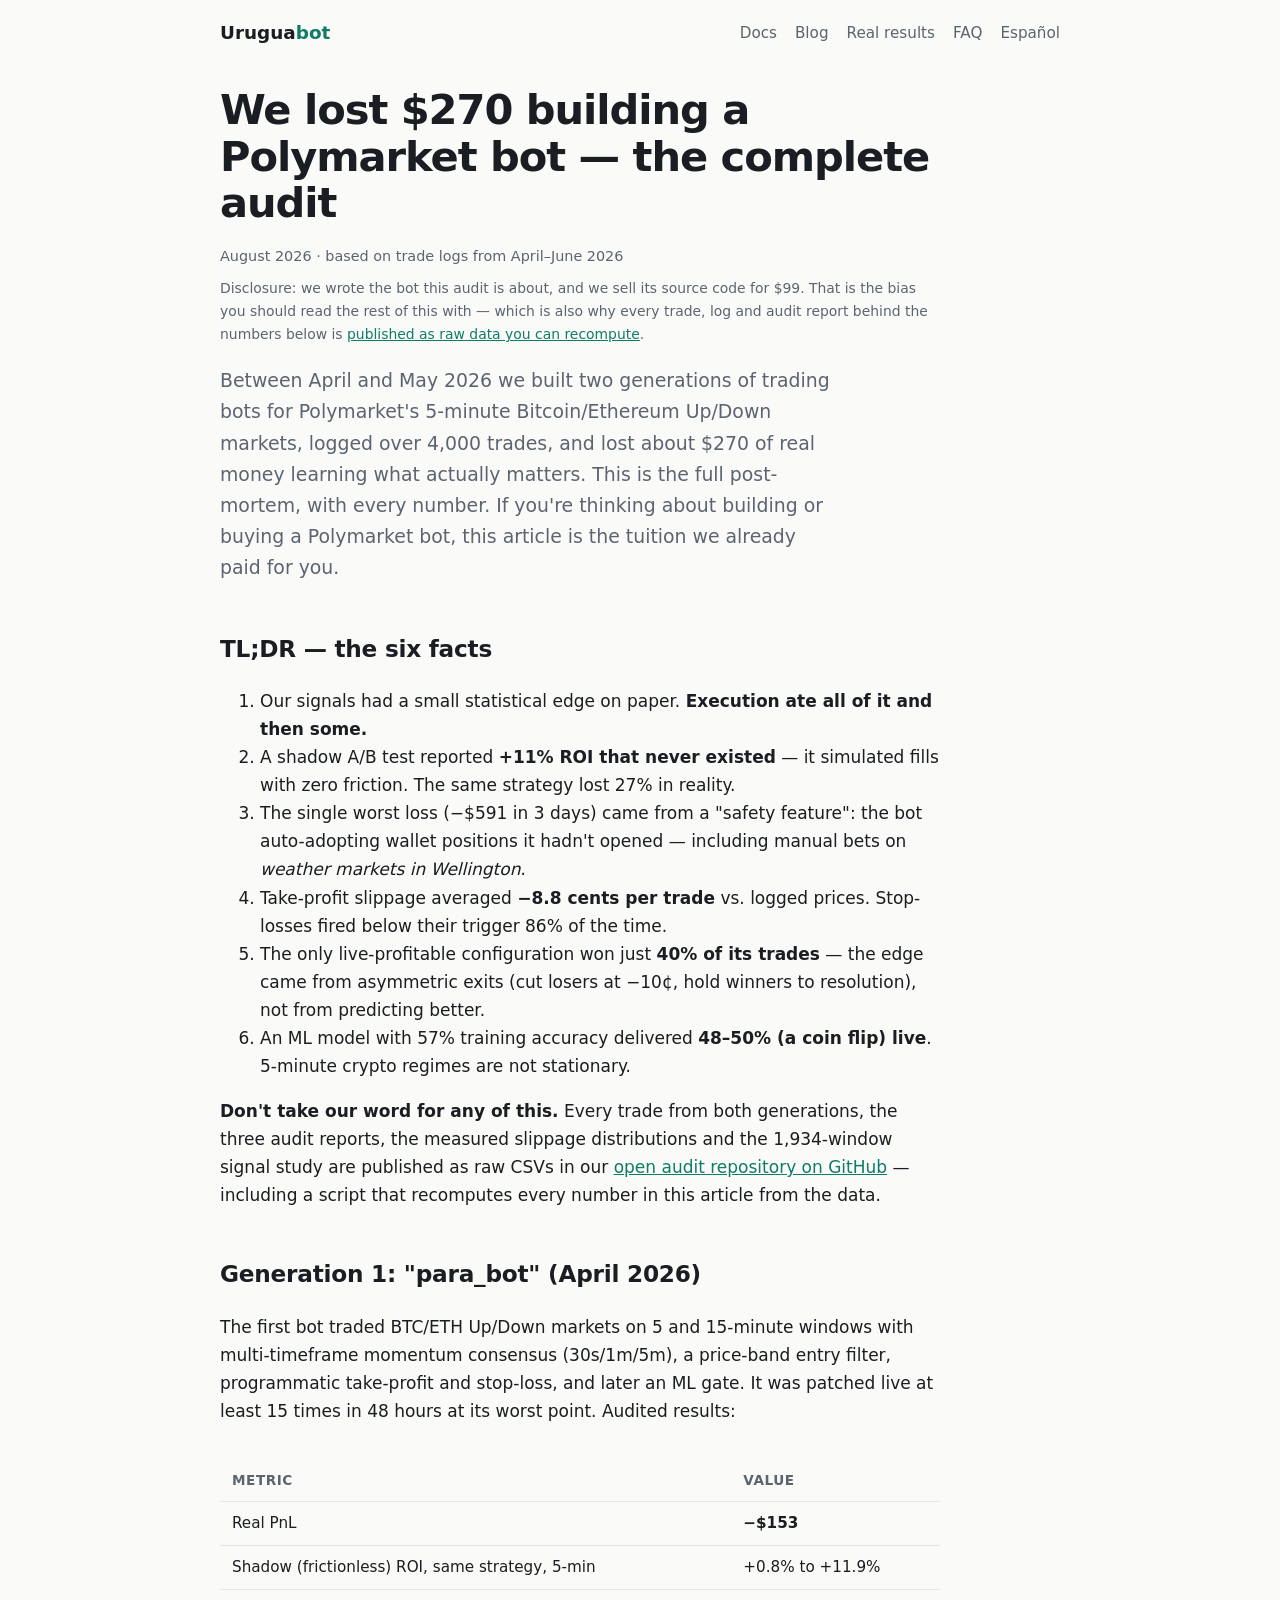
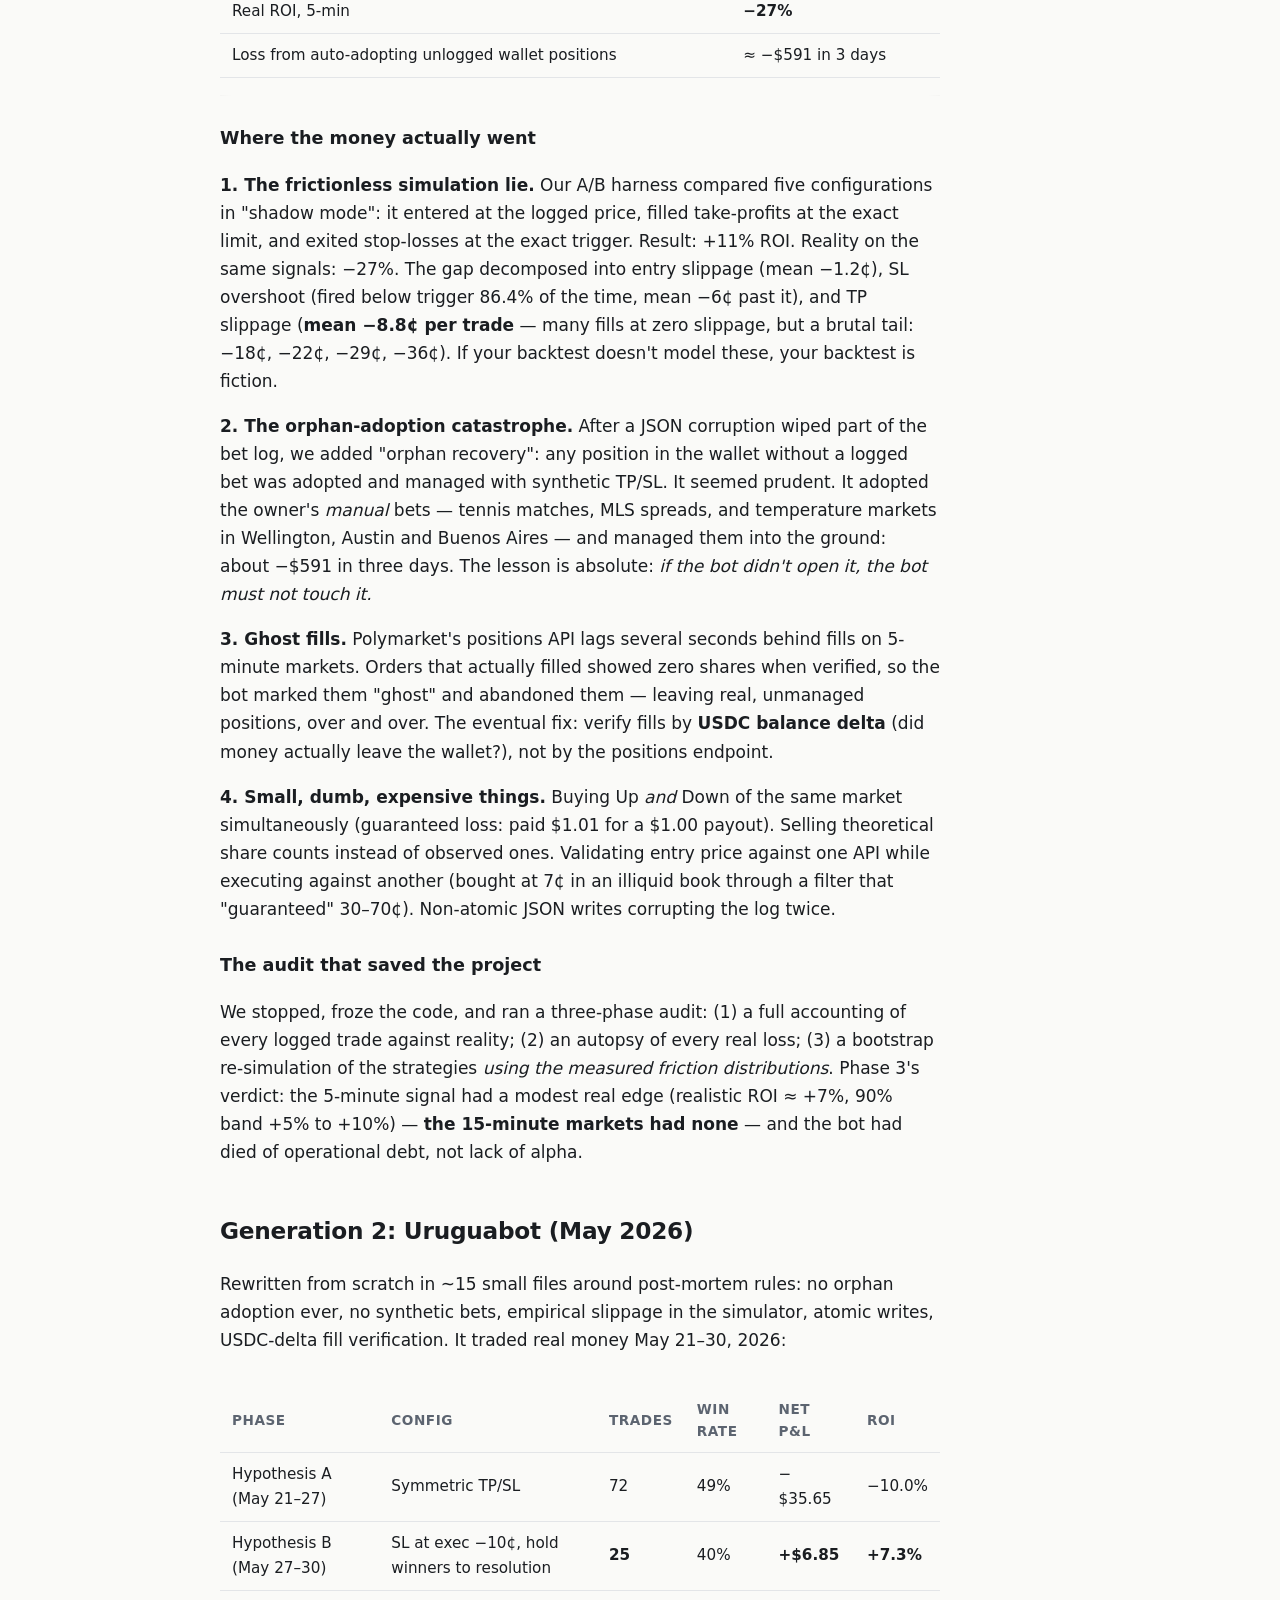
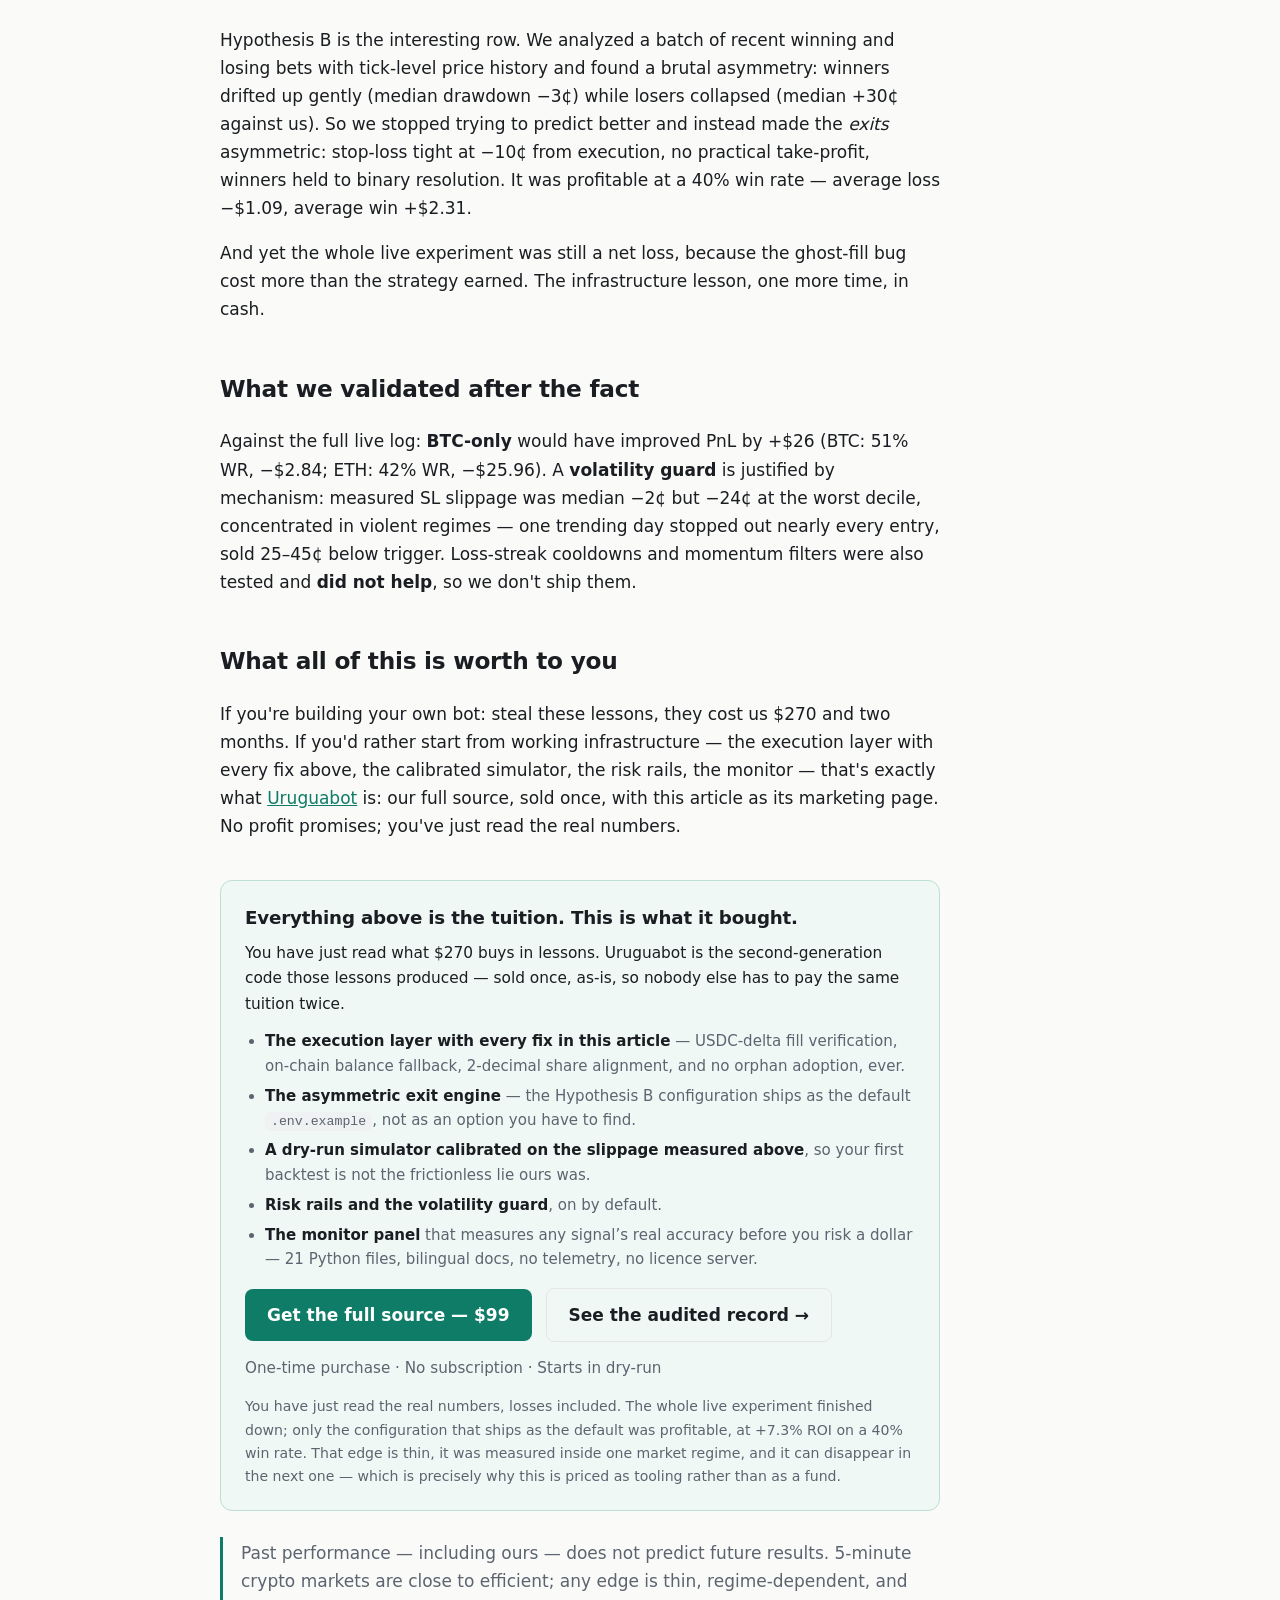
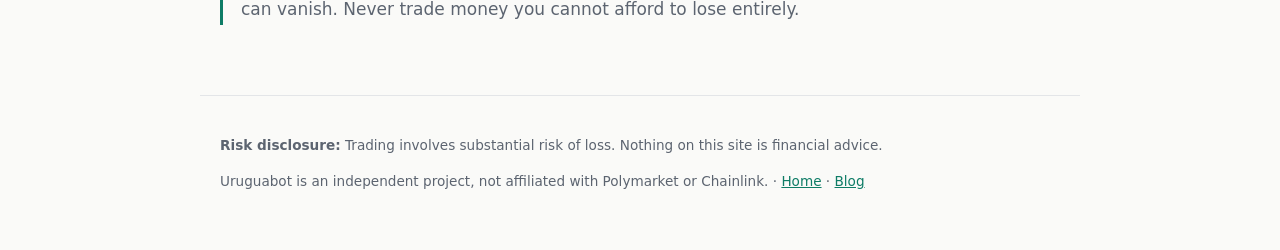
<file: blog/we-lost-270-building-a-polymarket-bot.html>
<!DOCTYPE html>
<html lang="en">
<head>
<meta charset="utf-8">
<meta name="viewport" content="width=device-width, initial-scale=1">
<title>We Lost $270 Building a Polymarket Bot — The Complete Audit</title>
<meta name="description" content="Full audited post-mortem of two Polymarket trading bot generations: 4,000+ logged trades, measured slippage, ghost fills, a phantom +11% ROI, and the one configuration that was actually profitable.">
<link rel="canonical" href="https://uruguabot.com/blog/we-lost-270-building-a-polymarket-bot.html">
<link rel="alternate" hreflang="en" href="https://uruguabot.com/blog/we-lost-270-building-a-polymarket-bot.html">
<link rel="alternate" hreflang="x-default" href="https://uruguabot.com/blog/we-lost-270-building-a-polymarket-bot.html">
<link rel="stylesheet" href="/style.css">
<meta property="og:type" content="article">
<meta property="og:title" content="We Lost $270 Building a Polymarket Bot — The Complete Audit">
<meta property="og:description" content="4,000+ logged trades, measured slippage, ghost fills, and the one configuration that actually worked. Every number published.">
<script type="application/ld+json">
{
  "@context": "https://schema.org",
  "@type": "Article",
  "headline": "We Lost $270 Building a Polymarket Bot — The Complete Audit",
  "datePublished": "2026-08-11",
  "author": {"@type": "Organization", "name": "Uruguabot"},
  "publisher": {"@type": "Organization", "name": "Uruguabot"},
  "mainEntityOfPage": "https://uruguabot.com/blog/we-lost-270-building-a-polymarket-bot.html",
  "description": "Full audited post-mortem of two Polymarket trading bot generations: measured slippage, ghost fills, phantom backtest gains, and the one configuration that was profitable in live trading."
}
</script>
<meta property="og:image" content="https://uruguabot.com/assets/uruguabot-banner.png">
<meta property="og:image:width" content="1280">
<meta property="og:image:height" content="720">
<meta name="twitter:card" content="summary_large_image">
<meta name="twitter:image" content="https://uruguabot.com/assets/uruguabot-banner.png">
<!-- Google tag (gtag.js) -->
<script async src="https://www.googletagmanager.com/gtag/js?id=G-V3J7Y0H3YW"></script>
<script>
  window.dataLayer = window.dataLayer || [];
  function gtag(){dataLayer.push(arguments);}
  gtag('js', new Date());
  gtag('config', 'G-V3J7Y0H3YW');
</script></head>
<body>
<header class="site">
  <a class="logo" href="/">Urugua<span>bot</span></a>
  <nav>
    <a href="/docs.html">Docs</a>
    <a href="/blog/">Blog</a>
    <a href="/#results">Real results</a>
    <a href="/#faq">FAQ</a>
    <a href="/es/">Español</a>
  </nav>
</header>
<main>
<article>
  <h1>We lost $270 building a Polymarket bot — the complete audit</h1>
  <time datetime="2026-08-11">August 2026 · based on trade logs from April–June 2026</time>
  <p class="disclosure">Disclosure: we wrote the bot this audit is about, and we sell its source code for $99. That is the bias you should read the rest of this with &mdash; which is also why every trade, log and audit report behind the numbers below is <a href="https://github.com/Emi-db/polymarket-bot-audit" rel="noopener">published as raw data you can recompute</a>.</p>

  <p class="lead">Between April and May 2026 we built two generations of trading bots for Polymarket's 5-minute Bitcoin/Ethereum Up/Down markets, logged over 4,000 trades, and lost about $270 of real money learning what actually matters. This is the full post-mortem, with every number. If you're thinking about building or buying a Polymarket bot, this article is the tuition we already paid for you.</p>

  <h2>TL;DR — the six facts</h2>
  <ol>
    <li>Our signals had a small statistical edge on paper. <strong>Execution ate all of it and then some.</strong></li>
    <li>A shadow A/B test reported <strong>+11% ROI that never existed</strong> — it simulated fills with zero friction. The same strategy lost 27% in reality.</li>
    <li>The single worst loss (−$591 in 3 days) came from a "safety feature": the bot auto-adopting wallet positions it hadn't opened — including manual bets on <em>weather markets in Wellington</em>.</li>
    <li>Take-profit slippage averaged <strong>−8.8 cents per trade</strong> vs. logged prices. Stop-losses fired below their trigger 86% of the time.</li>
    <li>The only live-profitable configuration won just <strong>40% of its trades</strong> — the edge came from asymmetric exits (cut losers at −10¢, hold winners to resolution), not from predicting better.</li>
    <li>An ML model with 57% training accuracy delivered <strong>48–50% (a coin flip) live</strong>. 5-minute crypto regimes are not stationary.</li>
  </ol>

  <p><strong>Don't take our word for any of this.</strong> Every trade from both generations, the three audit reports, the measured slippage distributions and the 1,934-window signal study are published as raw CSVs in our <a href="https://github.com/Emi-db/polymarket-bot-audit" rel="noopener">open audit repository on GitHub</a> — including a script that recomputes every number in this article from the data.</p>

  <h2>Generation 1: "para_bot" (April 2026)</h2>
  <p>The first bot traded BTC/ETH Up/Down markets on 5 and 15-minute windows with multi-timeframe momentum consensus (30s/1m/5m), a price-band entry filter, programmatic take-profit and stop-loss, and later an ML gate. It was patched live at least 15 times in 48 hours at its worst point. Audited results:</p>
  <div class="tablewrap">
  <table>
    <tr><th>Metric</th><th>Value</th></tr>
    <tr><td>Real PnL</td><td><strong>−$153</strong></td></tr>
    <tr><td>Shadow (frictionless) ROI, same strategy, 5-min</td><td>+0.8% to +11.9%</td></tr>
    <tr><td>Real ROI, 5-min</td><td><strong>−27%</strong></td></tr>
    <tr><td>Loss from auto-adopting unlogged wallet positions</td><td>≈ −$591 in 3 days</td></tr>
  </table>
  </div>

  <h3>Where the money actually went</h3>
  <p><strong>1. The frictionless simulation lie.</strong> Our A/B harness compared five configurations in "shadow mode": it entered at the logged price, filled take-profits at the exact limit, and exited stop-losses at the exact trigger. Result: +11% ROI. Reality on the same signals: −27%. The gap decomposed into entry slippage (mean −1.2¢), SL overshoot (fired below trigger 86.4% of the time, mean −6¢ past it), and TP slippage (<strong>mean −8.8¢ per trade</strong> — many fills at zero slippage, but a brutal tail: −18¢, −22¢, −29¢, −36¢). If your backtest doesn't model these, your backtest is fiction.</p>
  <p><strong>2. The orphan-adoption catastrophe.</strong> After a JSON corruption wiped part of the bet log, we added "orphan recovery": any position in the wallet without a logged bet was adopted and managed with synthetic TP/SL. It seemed prudent. It adopted the owner's <em>manual</em> bets — tennis matches, MLS spreads, and temperature markets in Wellington, Austin and Buenos Aires — and managed them into the ground: about −$591 in three days. The lesson is absolute: <em>if the bot didn't open it, the bot must not touch it.</em></p>
  <p><strong>3. Ghost fills.</strong> Polymarket's positions API lags several seconds behind fills on 5-minute markets. Orders that actually filled showed zero shares when verified, so the bot marked them "ghost" and abandoned them — leaving real, unmanaged positions, over and over. The eventual fix: verify fills by <strong>USDC balance delta</strong> (did money actually leave the wallet?), not by the positions endpoint.</p>
  <p><strong>4. Small, dumb, expensive things.</strong> Buying Up <em>and</em> Down of the same market simultaneously (guaranteed loss: paid $1.01 for a $1.00 payout). Selling theoretical share counts instead of observed ones. Validating entry price against one API while executing against another (bought at 7¢ in an illiquid book through a filter that "guaranteed" 30–70¢). Non-atomic JSON writes corrupting the log twice.</p>

  <h3>The audit that saved the project</h3>
  <p>We stopped, froze the code, and ran a three-phase audit: (1) a full accounting of every logged trade against reality; (2) an autopsy of every real loss; (3) a bootstrap re-simulation of the strategies <em>using the measured friction distributions</em>. Phase 3's verdict: the 5-minute signal had a modest real edge (realistic ROI ≈ +7%, 90% band +5% to +10%) — <strong>the 15-minute markets had none</strong> — and the bot had died of operational debt, not lack of alpha.</p>

  <h2>Generation 2: Uruguabot (May 2026)</h2>
  <p>Rewritten from scratch in ~15 small files around post-mortem rules: no orphan adoption ever, no synthetic bets, empirical slippage in the simulator, atomic writes, USDC-delta fill verification. It traded real money May 21–30, 2026:</p>
  <div class="tablewrap">
  <table>
    <tr><th>Phase</th><th class="col-cfg">Config</th><th>Trades</th><th>Win rate</th><th>Net P&amp;L</th><th>ROI</th></tr>
    <tr><td>Hypothesis A (May 21–27)<span class="cfg-inline">Symmetric TP/SL</span></td><td class="col-cfg">Symmetric TP/SL</td><td>72</td><td>49%</td><td>−$35.65</td><td>−10.0%</td></tr>
    <tr><td>Hypothesis B (May 27–30)<span class="cfg-inline">SL at exec −10¢, hold winners to resolution</span></td><td class="col-cfg">SL at exec −10¢, hold winners to resolution</td><td><strong>25</strong></td><td>40%</td><td><strong>+$6.85</strong></td><td><strong>+7.3%</strong></td></tr>
  </table>
  </div>
  <p>Hypothesis B is the interesting row. We analyzed a batch of recent winning and losing bets with tick-level price history and found a brutal asymmetry: winners drifted up gently (median drawdown −3¢) while losers collapsed (median +30¢ against us). So we stopped trying to predict better and instead made the <em>exits</em> asymmetric: stop-loss tight at −10¢ from execution, no practical take-profit, winners held to binary resolution. It was profitable at a 40% win rate — average loss −$1.09, average win +$2.31.</p>
  <p>And yet the whole live experiment was still a net loss, because the ghost-fill bug cost more than the strategy earned. The infrastructure lesson, one more time, in cash.</p>

  <h2>What we validated after the fact</h2>
  <p>Against the full live log: <strong>BTC-only</strong> would have improved PnL by +$26 (BTC: 51% WR, −$2.84; ETH: 42% WR, −$25.96). A <strong>volatility guard</strong> is justified by mechanism: measured SL slippage was median −2¢ but −24¢ at the worst decile, concentrated in violent regimes — one trending day stopped out nearly every entry, sold 25–45¢ below trigger. Loss-streak cooldowns and momentum filters were also tested and <strong>did not help</strong>, so we don't ship them.</p>

  <h2>What all of this is worth to you</h2>
  <p>If you're building your own bot: steal these lessons, they cost us $270 and two months. If you'd rather start from working infrastructure — the execution layer with every fix above, the calibrated simulator, the risk rails, the monitor — that's exactly what <a href="/">Uruguabot</a> is: our full source, sold once, with this article as its marketing page. No profit promises; you've just read the real numbers.</p>

  <div class="offer">
    <h3>Everything above is the tuition. This is what it bought.</h3>
    <p>You have just read what $270 buys in lessons. Uruguabot is the second-generation code those lessons produced &mdash; sold once, as-is, so nobody else has to pay the same tuition twice.</p>
    <ul>
      <li><strong>The execution layer with every fix in this article</strong> &mdash; USDC-delta fill verification, on-chain balance fallback, 2-decimal share alignment, and no orphan adoption, ever.</li>
      <li><strong>The asymmetric exit engine</strong> &mdash; the Hypothesis B configuration ships as the default <code>.env.example</code>, not as an option you have to find.</li>
      <li><strong>A dry-run simulator calibrated on the slippage measured above</strong>, so your first backtest is not the frictionless lie ours was.</li>
      <li><strong>Risk rails and the volatility guard</strong>, on by default.</li>
      <li><strong>The monitor panel</strong> that measures any signal&rsquo;s real accuracy before you risk a dollar &mdash; 21 Python files, bilingual docs, no telemetry, no licence server.</li>
    </ul>
    <div class="cta-row">
      <a class="btn" href="https://whop.com/uruguabot/uruguabot-full-source-code?utm_source=uruguabot&amp;utm_content=post_audit_footer" rel="noopener" onclick="if(typeof gtag==='function'){gtag('event','checkout_click',{cta_location:'post_audit_footer'});}" data-goatcounter-click="checkout-post_audit_footer">Get the full source &mdash; $99</a>
      <a class="btn secondary" href="/#results">See the audited record &rarr;</a>
      <span class="price">One-time purchase &middot; No subscription &middot; Starts in dry-run</span>
    </div>
    <p class="qualifier">You have just read the real numbers, losses included. The whole live experiment finished down; only the configuration that ships as the default was profitable, at +7.3% ROI on a 40% win rate. That edge is thin, it was measured inside one market regime, and it can disappear in the next one &mdash; which is precisely why this is priced as tooling rather than as a fund.</p>
  </div>

  <blockquote>Past performance — including ours — does not predict future results. 5-minute crypto markets are close to efficient; any edge is thin, regime-dependent, and can vanish. Never trade money you cannot afford to lose entirely.</blockquote>
</article>
</main>
<footer class="site">
  <p><strong>Risk disclosure:</strong> Trading involves substantial risk of loss. Nothing on this site is financial advice.</p>
  <p>Uruguabot is an independent project, not affiliated with Polymarket or Chainlink. · <a href="/">Home</a> · <a href="/blog/">Blog</a></p>
</footer>
<script data-goatcounter="https://uruguabot.goatcounter.com/count" async src="//gc.zgo.at/count.js"></script>
</body>
</html>
</file>
<file: style.css>
/* Uruguabot — single stylesheet, no frameworks, light+dark */
:root {
  --bg: #fafaf8; --fg: #1a1d21; --muted: #5c6470; --card: #ffffff;
  --border: #e3e5e8; --accent: #0e7c66; --accent-fg: #ffffff;
  --warn-bg: #fff7e6; --warn-border: #e6c26e; --code-bg: #f0f1f3;
  --accent-soft: #f0f8f5; --accent-border: #bcded3; --scroll-shadow: rgba(0,0,0,.20); --warn-soft: #efe3c4;
  --max: 880px;
}
@media (prefers-color-scheme: dark) {
  :root {
    --bg: #14171a; --fg: #e8eaed; --muted: #9aa3ad; --card: #1c2025;
    --border: #2c3238; --accent: #2fbf9c; --accent-fg: #0b0e10;
    --warn-bg: #2a2413; --warn-border: #7a6320; --code-bg: #23272c;
    --accent-soft: #16241f; --accent-border: #2c4a41; --scroll-shadow: rgba(0,0,0,.55); --warn-soft: #3a3418;
  }
}
* { box-sizing: border-box; }
body {
  margin: 0; background: var(--bg); color: var(--fg);
  font: 17px/1.65 system-ui, -apple-system, "Segoe UI", Roboto, sans-serif;
}
main, header.site, footer.site { max-width: var(--max); margin: 0 auto; padding: 0 20px; }
header.site {
  display: flex; align-items: center; gap: 16px; padding-top: 18px; padding-bottom: 18px;
  flex-wrap: wrap;
}
.logo { font-weight: 800; font-size: 1.15rem; text-decoration: none; color: var(--fg); }
.logo span { color: var(--accent); }
nav { display: flex; gap: 18px; flex-wrap: wrap; margin-left: auto; }
nav a { color: var(--muted); text-decoration: none; font-size: .95rem; }
nav a:hover { color: var(--fg); }
h1 { font-size: 2.6rem; line-height: 1.12; letter-spacing: -.025em; margin: .5em 0 .35em; }
h2 { font-size: 1.45rem; margin-top: 2em; letter-spacing: -.01em; }
h3 { font-size: 1.1rem; margin-top: 1.6em; }
a { color: var(--accent); }
p.lead { font-size: 1.18rem; color: var(--muted); max-width: 620px; }
.hero { padding: 40px 0 10px; }
@media (max-width: 640px) {
  .hero { padding-top: 12px; }
  h1 { font-size: 1.95rem; margin: .25em 0 .28em; }
  .hero p.lead { font-size: 1.02rem; line-height: 1.55; margin: 0 0 .55em; }
  .cta-row { margin: 14px 0 8px; }
}
.cta-row { display: flex; gap: 14px; align-items: center; margin: 26px 0 8px; flex-wrap: wrap; }
.trust { color: var(--muted); font-size: .88rem; margin: 10px 0 0; }
.trust a { color: var(--muted); }
.hero-visual { margin: 34px 0 6px; }
.hero-visual img {
  width: 100%; height: auto; display: block; border-radius: 12px;
  box-shadow: 0 18px 44px rgba(0, 0, 0, .28); border: 1px solid var(--border);
}
.btn {
  display: inline-block; background: var(--accent); color: var(--accent-fg);
  padding: 12px 22px; border-radius: 8px; font-weight: 700; text-decoration: none;
}
.btn.secondary { background: transparent; color: var(--fg); border: 1px solid var(--border); }
.price { color: var(--muted); font-size: .95rem; }
.honest {
  background: var(--warn-bg); border: 1px solid var(--warn-soft);
  border-left: 3px solid var(--warn-border);
  border-radius: 10px; padding: 16px 20px; margin: 28px 0; font-size: .98rem;
}
.honest > strong:first-child { display: block; margin-bottom: 4px; }
table { border-collapse: collapse; width: 100%; margin: 18px 0; font-size: .95rem; }
th, td { text-align: left; padding: 9px 12px; border-bottom: 1px solid var(--border); }
th { color: var(--muted); font-weight: 600; font-size: .85rem; text-transform: uppercase; letter-spacing: .04em; }
.tablewrap { overflow-x: auto; }
.grid { display: grid; grid-template-columns: repeat(auto-fit, minmax(240px, 1fr)); gap: 16px; margin: 24px 0; }
.card, .seller, .checklist li {
  background: var(--card); border: 1px solid var(--border); border-radius: 10px; padding: 18px 20px;
}
.card h3 { margin: 0 0 6px; font-size: 1.02rem; }
.card p { margin: 0; color: var(--muted); font-size: .93rem; }
code, pre {
  font-family: ui-monospace, "Cascadia Code", Consolas, monospace;
  background: var(--code-bg); border-radius: 6px;
}
code { padding: 2px 6px; font-size: .88em; }
pre { padding: 14px 16px; overflow-x: auto; font-size: .86rem; line-height: 1.5; }
pre code { background: none; padding: 0; }
details { border: 1px solid var(--border); border-radius: 8px; padding: 12px 16px; margin: 10px 0; background: var(--card); }
summary { cursor: pointer; font-weight: 600; }
details p { color: var(--muted); font-size: .95rem; }
footer.site {
  margin-top: 70px; padding-top: 24px; padding-bottom: 44px;
  border-top: 1px solid var(--border); color: var(--muted); font-size: .85rem;
}
.stat { font-size: 1.7rem; font-weight: 800; letter-spacing: -.02em; }
.stat small { display: block; font-size: .78rem; font-weight: 500; color: var(--muted); letter-spacing: 0; }
article { max-width: 720px; }
article time { color: var(--muted); font-size: .9rem; }
blockquote { border-left: 3px solid var(--accent); margin: 1.4em 0; padding: 2px 0 2px 18px; color: var(--muted); }
.postlist { list-style: none; padding: 0; }
.postlist li { margin: 22px 0; }
.postlist a { font-weight: 700; font-size: 1.12rem; text-decoration: none; }
.postlist p { margin: 4px 0 0; color: var(--muted); font-size: .95rem; }

/* ── Offer block: end-of-post / end-of-page product card ────────────────── */
.offer {
  background: var(--accent-soft); border: 1px solid var(--accent-border);
  border-radius: 12px; padding: 22px 24px; margin: 40px 0 26px;
}
.offer h2, .offer h3 { margin: 0 0 8px; font-size: 1.14rem; letter-spacing: -.01em; }
.offer > p { margin: 0 0 12px; font-size: .96rem; }
.offer ul { margin: 0 0 16px; padding-left: 20px; font-size: .94rem; color: var(--muted); }
.offer ul li { margin: 5px 0; }
.offer ul li strong { color: var(--fg); font-weight: 600; }
.offer .cta-row { margin: 0; }
.offer .qualifier { color: var(--muted); font-size: .88rem; margin: 14px 0 0; }
.offer-strip {
  background: var(--accent-soft); border: 1px solid var(--accent-border);
  border-radius: 12px; padding: 22px 24px; margin: 22px 0 6px; font-size: .95rem;
}
.offer-strip p { margin: 0; color: var(--muted); }
.offer-strip strong { color: var(--fg); }

/* ── Code artifacts ("read the code before you buy it") ─────────────────── */
.codefig { margin: 26px 0; }
.codefig pre { margin: 0; }
.codefig figcaption { color: var(--muted); font-size: .88rem; margin: 9px 2px 0; }
.codefig figcaption strong { color: var(--fg); font-weight: 600; }

/* ── Seller / delivery / pre-flight checklist ───────────────────────────── */
.seller { margin: 22px 0; }
.seller p { margin: 0 0 10px; font-size: .96rem; }
.seller p:last-child { margin-bottom: 0; }
.seller ul { margin: 6px 0 0; padding-left: 20px; font-size: .94rem; color: var(--muted); }
.seller ul li { margin: 5px 0; }
.seller ul li strong { color: var(--fg); font-weight: 600; }
.checklist { list-style: none; padding: 0; margin: 18px 0; }
.checklist li { margin: 10px 0; font-size: .95rem; color: var(--muted); }
.checklist li strong { display: block; margin-bottom: 3px; color: var(--fg); }
.close-cta { margin: 28px 0 8px; }
.disclosure { color: var(--muted); font-size: .87rem; margin: 8px 0 0; }

/* ── Scroll affordance on wide code blocks (pure CSS, self-hiding) ───────── */
pre {
  background-image:
    linear-gradient(to right,  var(--code-bg), var(--code-bg)),
    linear-gradient(to right,  var(--scroll-shadow), rgba(0, 0, 0, 0)),
    linear-gradient(to left,   var(--code-bg), var(--code-bg)),
    linear-gradient(to left,   var(--scroll-shadow), rgba(0, 0, 0, 0));
  background-position: left center, left center, right center, right center;
  background-repeat: no-repeat;
  background-size: 22px 100%, 13px 100%, 22px 100%, 13px 100%;
  background-attachment: local, scroll, local, scroll;
}


/* ── Results tables: keep all four numeric columns readable at 375px ─────── */
.cfg-inline { display: none; }
.tablewrap {
  background-image:
    linear-gradient(to right, var(--bg), var(--bg)),
    linear-gradient(to right, var(--scroll-shadow), rgba(0, 0, 0, 0)),
    linear-gradient(to left,  var(--bg), var(--bg)),
    linear-gradient(to left,  var(--scroll-shadow), rgba(0, 0, 0, 0));
  background-position: left center, left center, right center, right center;
  background-repeat: no-repeat;
  background-size: 20px 100%, 12px 100%, 20px 100%, 12px 100%;
  background-attachment: local, scroll, local, scroll;
}
@media (max-width: 640px) {
  table th, table td { padding: 8px 4px; }
  table td { font-size: .9rem; }
  table th { font-size: .72rem; letter-spacing: 0; }
  .col-cfg { display: none; }
  .cfg-inline {
    display: block; color: var(--muted); font-weight: 400;
    font-size: .88em; margin-top: 3px;
  }
}

/* ── Safety section is the centre of gravity: its H2 outranks the others ─── */
#safety > h2, #seguridad > h2 { font-size: 1.85rem; line-height: 1.2; margin-top: 1.6em; }
@media (max-width: 640px) { #safety > h2, #seguridad > h2 { font-size: 1.5rem; } }
.safety-group { margin: 26px 0 0; }
.safety-group h3 { font-size: 1.04rem; margin: 0 0 10px; }
.safety-group ul { margin: 0; padding-left: 20px; }
.safety-group li { margin: 7px 0; color: var(--muted); font-size: .95rem; }
.safety-group li strong { color: var(--fg); font-weight: 600; }
.safety-close { margin: 26px 0 16px; font-size: 1.02rem; }

/* ── Trust chips, adjacent to the CTA ───────────────────────────────────── */
.chips { display: flex; flex-wrap: wrap; gap: 8px; margin: 14px 0 0; padding: 0; list-style: none; }
.chips li {
  background: var(--accent-soft); border: 1px solid var(--accent-border);
  border-radius: 999px; padding: 5px 12px; font-size: .85rem; color: var(--fg);
}

/* ── Mobile: crop the hero screenshot so the DRY-RUN badge is legible ───── */
@media (max-width: 640px) {
  /* Crop lands on the panel's own boundaries: the gutter left of the STATE card
     (natural x~1470) to the panel's right edge, title bar down past the card.
     Never cut a label mid-word. Width-invariant: offsets are % of the box. */
  .hero-visual {
    position: relative; aspect-ratio: 473 / 292; overflow: hidden;
    border-radius: 12px; border: 1px solid var(--border);
    box-shadow: 0 18px 44px rgba(0, 0, 0, .28);
  }
  .hero-visual img {
    position: absolute; top: -4.1%; left: -312%;
    width: 425%; max-width: none; height: auto;
    border: 0; border-radius: 0; box-shadow: none;
  }
}

/* ── Source file tree (docs): annotations wrap on narrow screens ─────────── */
.t-l { display: block; }
.t-c { color: var(--muted); }
@media (max-width: 640px) {
  .t-p { display: none; }
  .t-c { display: block; padding-left: 4ch; white-space: pre-wrap; }
  .t-w { display: block; white-space: pre-wrap; }
}
</file>
